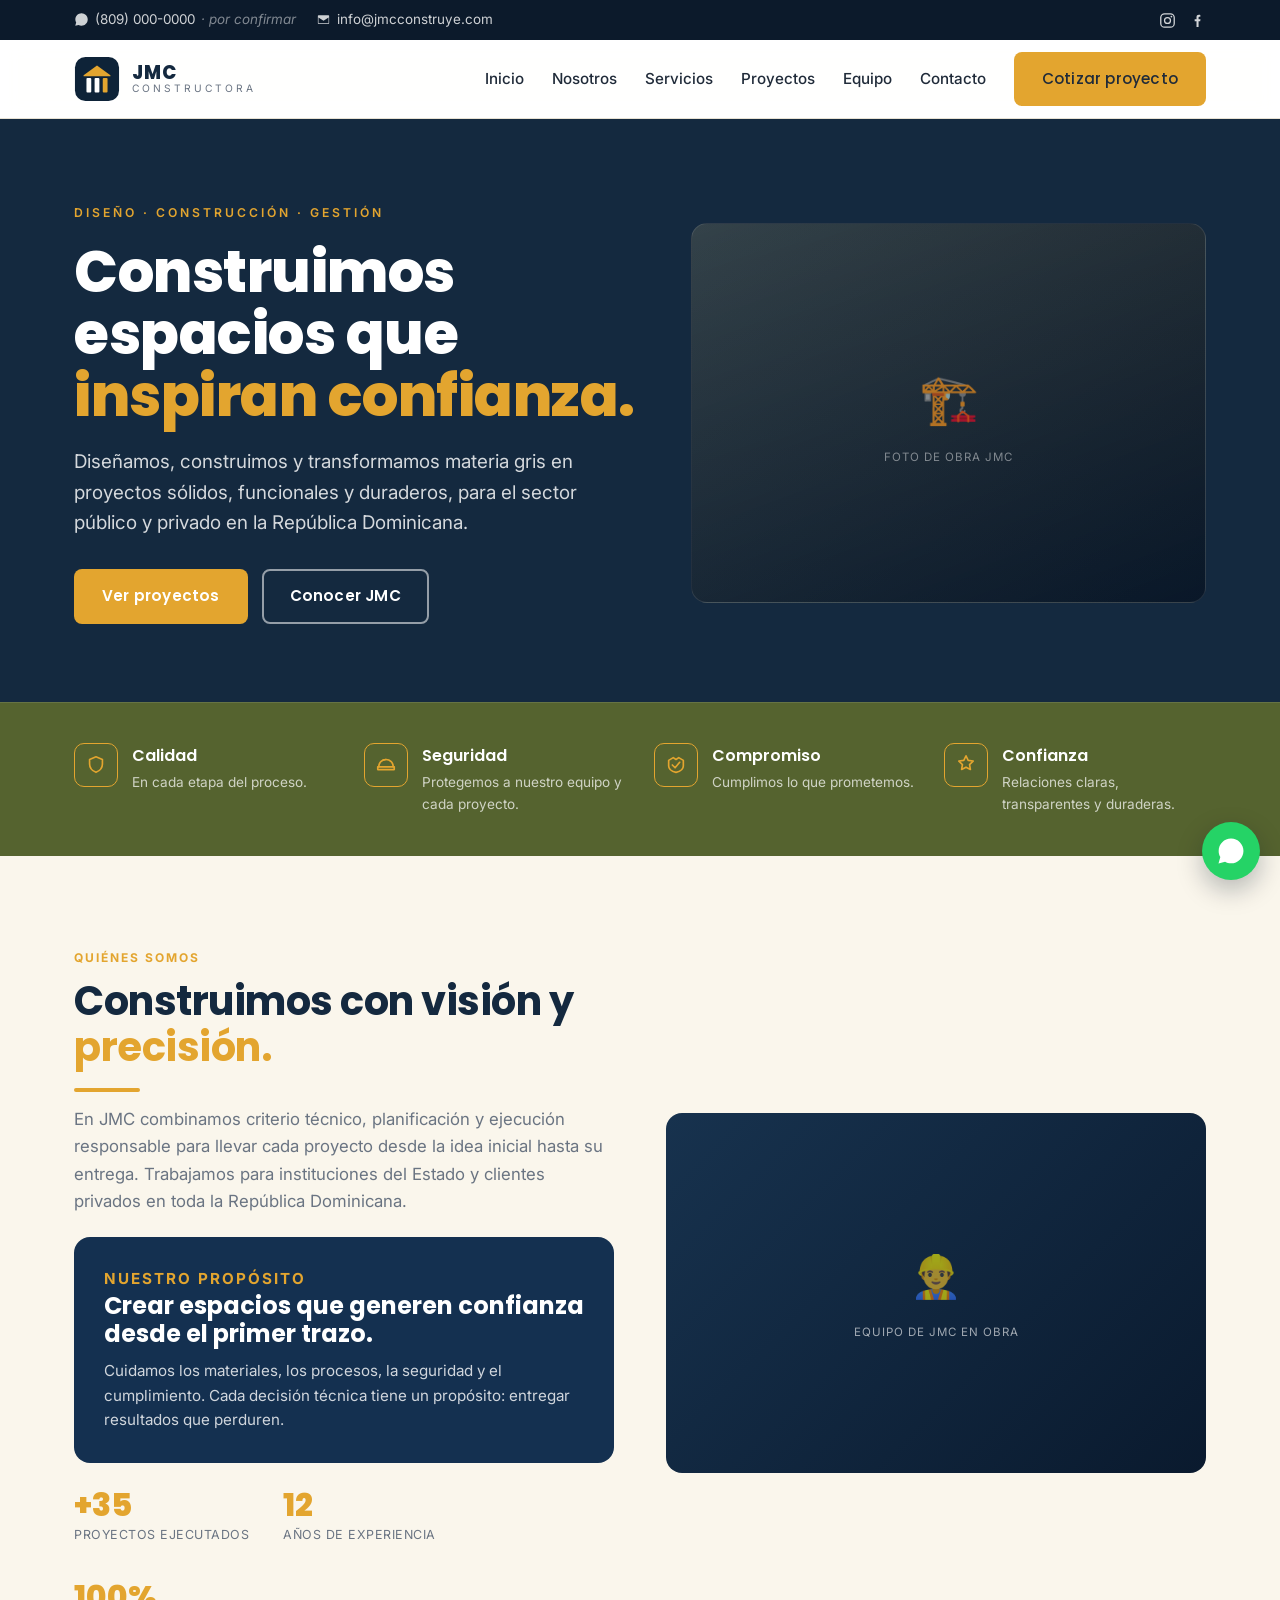
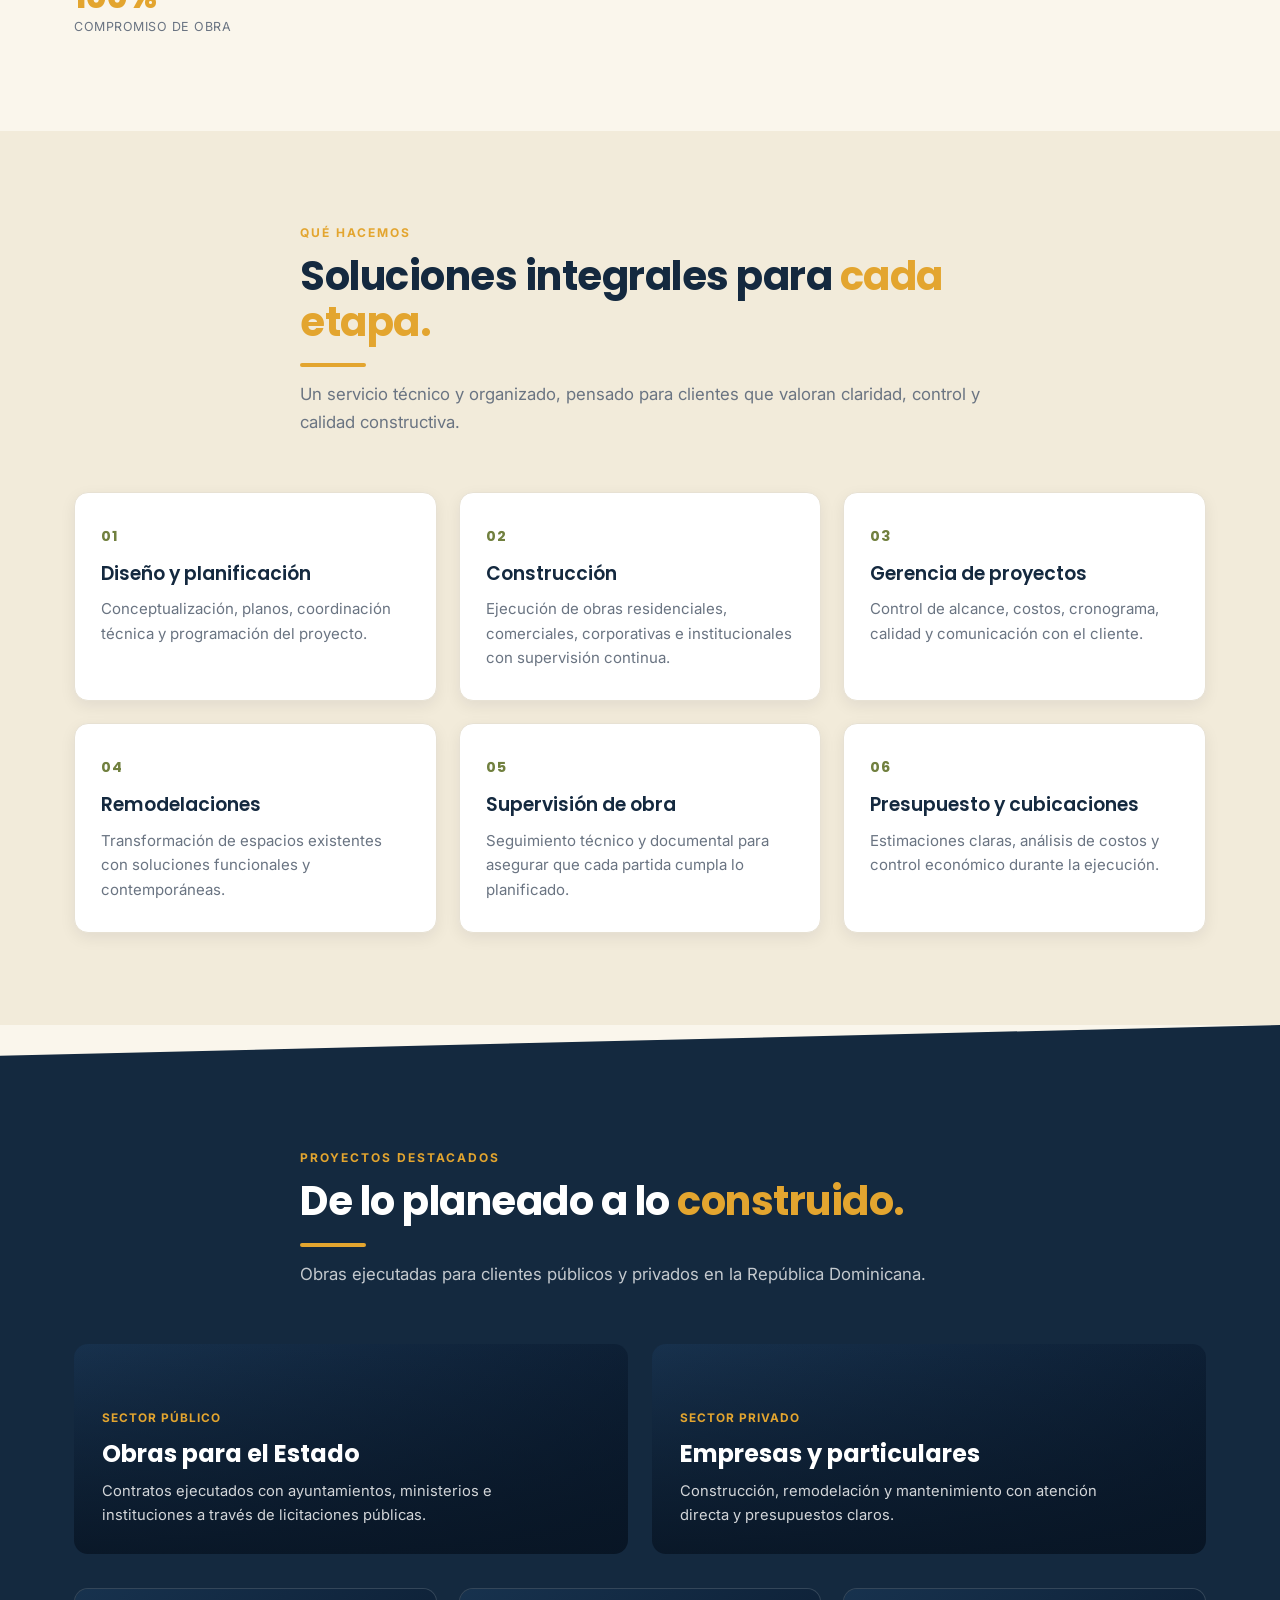
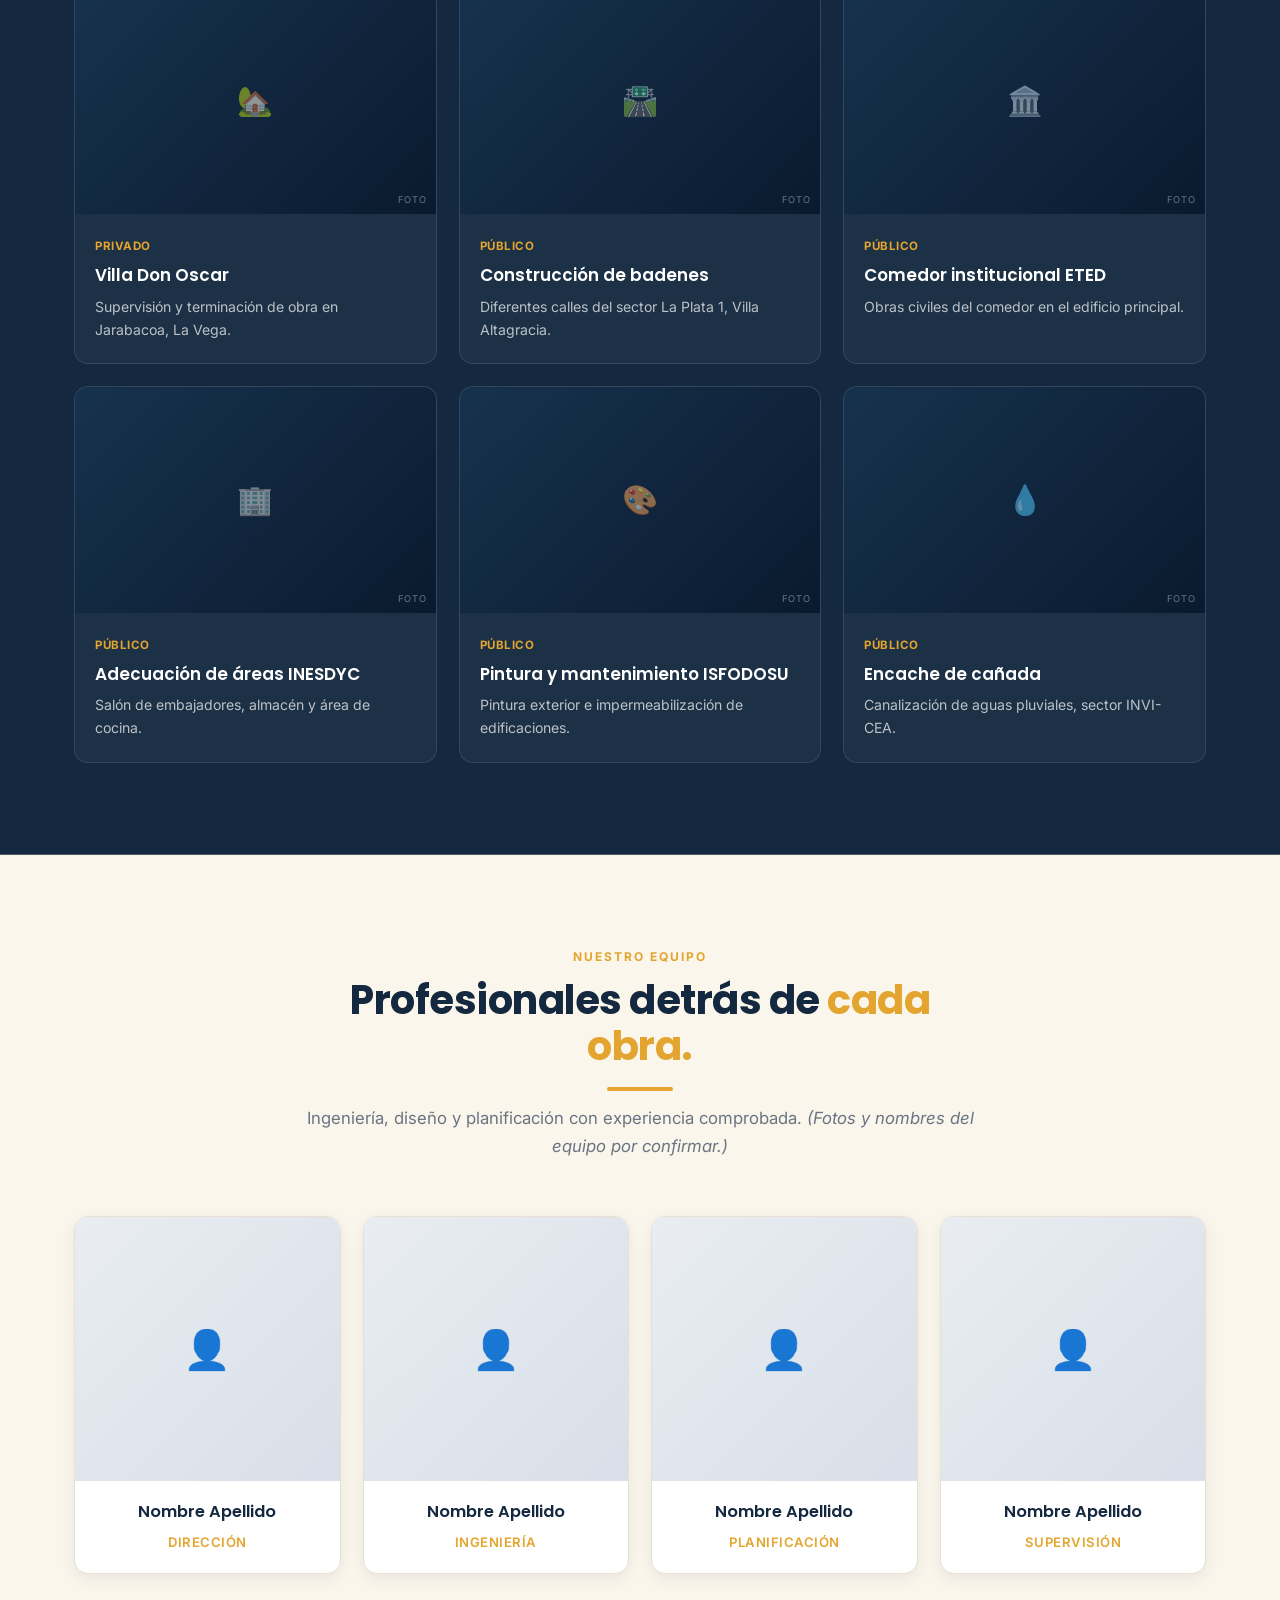
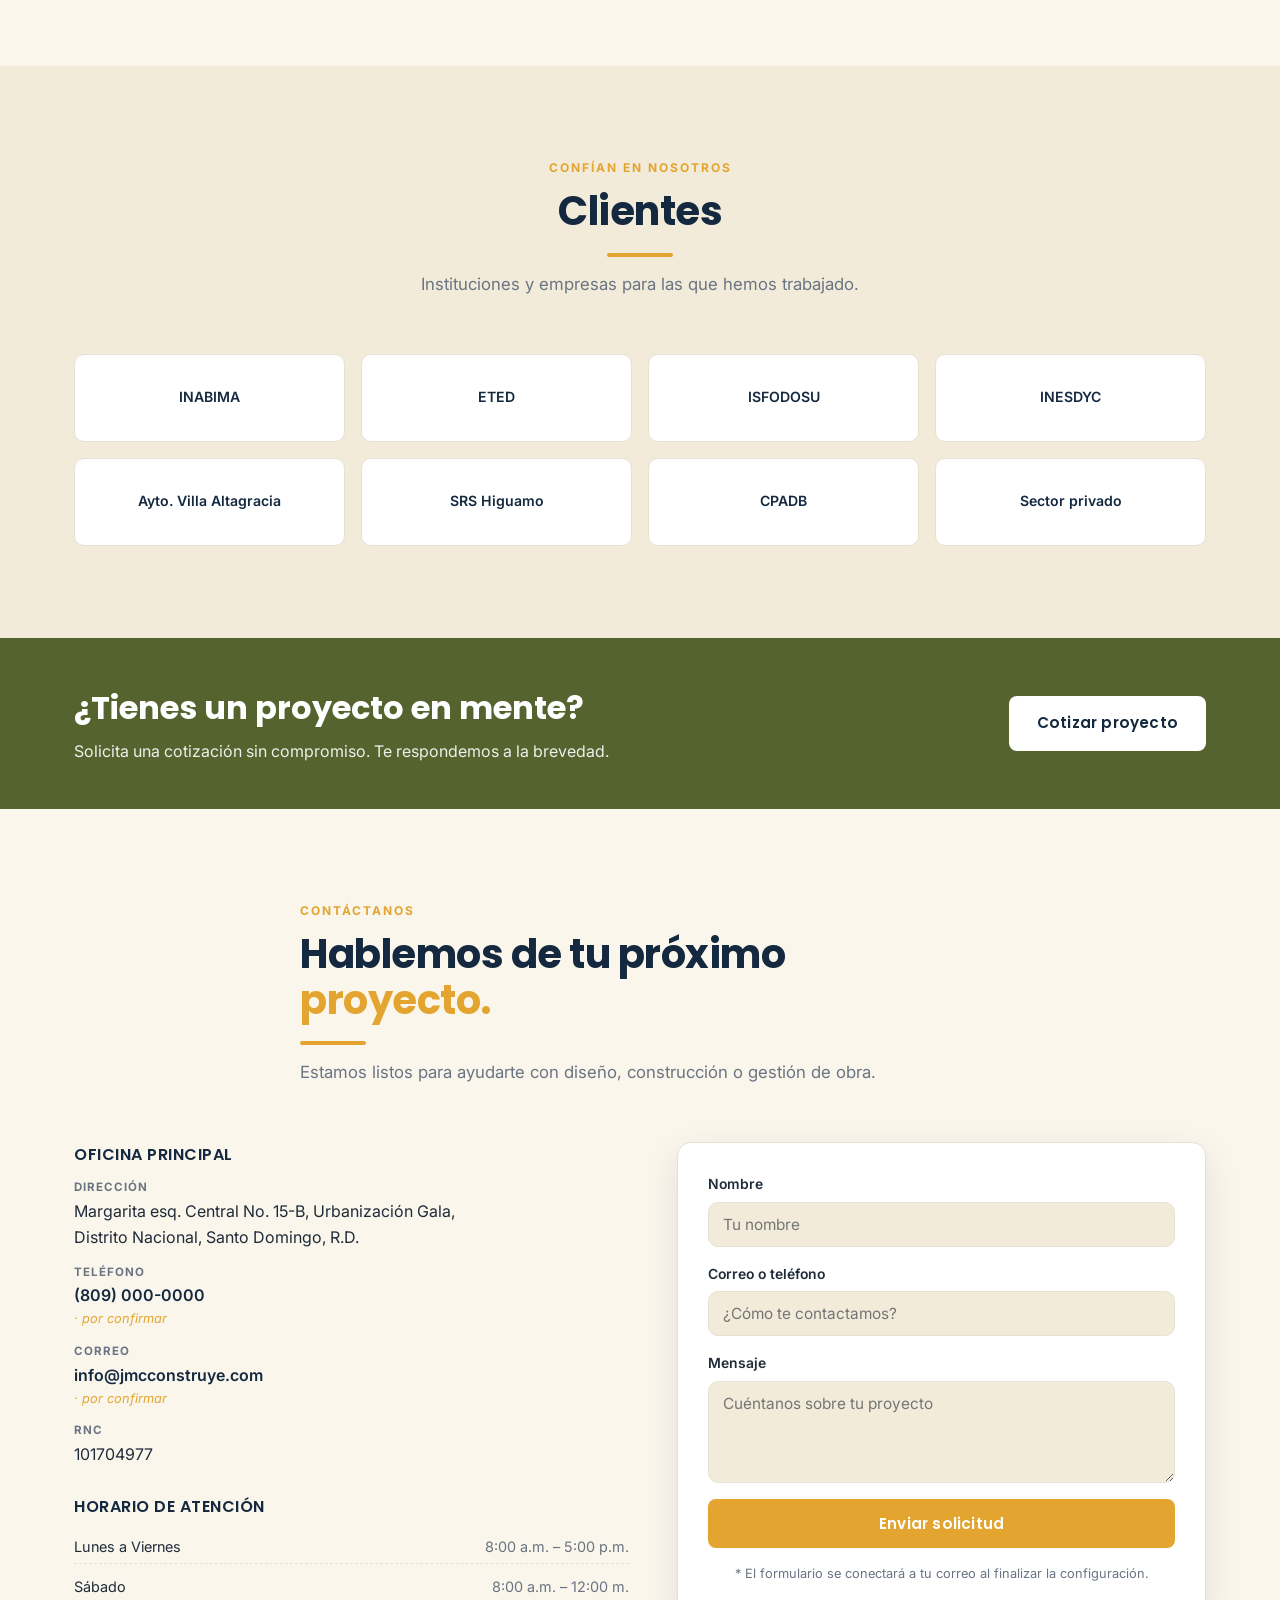
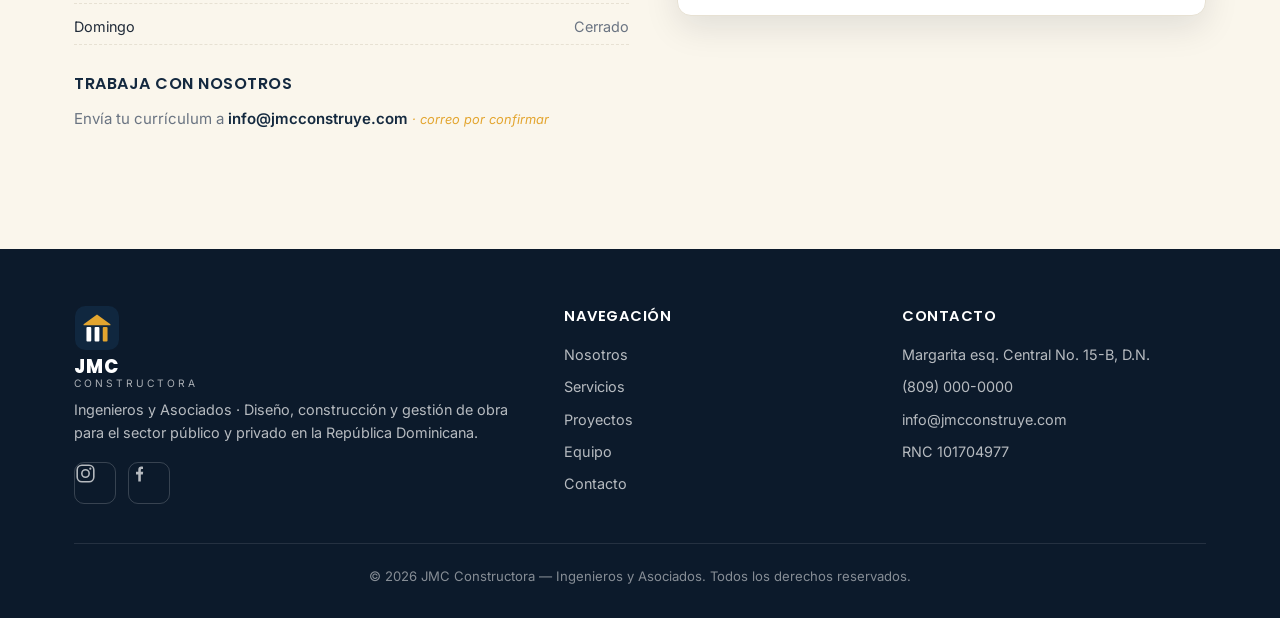
<file: index.html>
<!DOCTYPE html>
<html lang="es">
<head>
  <meta charset="UTF-8" />
  <meta name="viewport" content="width=device-width, initial-scale=1.0" />
  <title>JMC Constructora | Construimos espacios que inspiran confianza</title>
  <meta name="description" content="JMC Constructora — Ingenieros y Asociados. Diseño, construcción y gestión de proyectos para el sector público y privado en la República Dominicana. RNC 101704977." />
  <meta name="theme-color" content="#0a1a2e" />

  <!-- Open Graph -->
  <meta property="og:type" content="website" />
  <meta property="og:title" content="JMC Constructora | Construimos espacios que inspiran confianza" />
  <meta property="og:description" content="Diseño, construcción y gestión de proyectos para el sector público y privado en la República Dominicana." />
  <meta property="og:url" content="https://www.jmcconstruye.com" />
  <meta property="og:locale" content="es_DO" />

  <link rel="preconnect" href="https://fonts.googleapis.com" />
  <link rel="preconnect" href="https://fonts.gstatic.com" crossorigin />
  <link href="https://fonts.googleapis.com/css2?family=Inter:wght@400;500;600;700&family=Poppins:wght@500;600;700;800&display=swap" rel="stylesheet" />
  <style>
/* ============================================================
   Línea gráfica basada en el moodboard (Arq. Ambar Hilario):
   azul marino profundo + naranja, tipografía sans bold.
   ============================================================ */
:root {
  --navy: #14293f;
  --navy-800: #10233a;
  --navy-900: #0c1a2b;
  --navy-card: #143050;
  --olive: #71803f;
  --olive-deep: #55632f;
  --olive-600: #5f6d34;
  --amber: #e3a52f;
  --amber-600: #c98f22;
  --amber-050: rgba(227,165,47,0.12);
  --ink: #202b39;
  --muted: #6a7482;
  --line: #e7e1d3;
  --bg: #faf6ec;
  --bg-alt: #f2ebda;
  --white: #ffffff;
  --radius: 14px;
  --radius-sm: 10px;
  --shadow: 0 12px 34px rgba(8,21,36,0.10);
  --shadow-sm: 0 5px 16px rgba(8,21,36,0.07);
  --container: 1180px;
  --font-head: "Poppins", "Inter", sans-serif;
  --font-body: "Inter", system-ui, sans-serif;
}

* { box-sizing: border-box; }
html { scroll-behavior: smooth; }
body {
  margin: 0;
  font-family: var(--font-body);
  color: var(--ink);
  background: var(--bg);
  line-height: 1.62;
  -webkit-font-smoothing: antialiased;
}
img { max-width: 100%; display: block; }
a { color: inherit; text-decoration: none; }
.container { width: 100%; max-width: var(--container); margin: 0 auto; padding: 0 24px; }
.text-orange { color: var(--amber); }

/* ===== Buttons ===== */
.btn {
  display: inline-flex; align-items: center; gap: 8px;
  padding: 13px 26px; border-radius: 8px;
  font-family: var(--font-head);
  font-weight: 600; font-size: 0.95rem; letter-spacing: 0.2px;
  transition: transform 0.15s ease, box-shadow 0.15s ease, background 0.15s ease, color 0.15s ease;
  cursor: pointer; border: 2px solid transparent;
}
.btn-primary { background: var(--amber); color: var(--white); }
.btn-primary:hover { background: var(--amber-600); transform: translateY(-2px); box-shadow: 0 10px 22px rgba(227,165,47,0.35); }
.btn-outline { border-color: rgba(255,255,255,0.55); color: var(--white); }
.btn-outline:hover { background: rgba(255,255,255,0.1); transform: translateY(-2px); }
.btn-outline-dark { border-color: var(--navy); color: var(--navy); }
.btn-outline-dark:hover { background: var(--navy); color: var(--white); transform: translateY(-2px); }

/* ===== Brand / Logo ===== */
.brand { display: flex; align-items: center; gap: 12px; }
.brand-logo { width: 46px; height: 46px; flex: none; }
.brand-text { display: flex; flex-direction: column; line-height: 1.1; }
.brand-text strong { font-family: var(--font-head); font-weight: 800; font-size: 1.15rem; letter-spacing: 1px; color: var(--navy); }
.brand-text small { font-size: 0.64rem; letter-spacing: 3px; color: var(--muted); text-transform: uppercase; }
.on-dark .brand-text strong { color: var(--white); }
.on-dark .brand-text small { color: rgba(255,255,255,0.65); }

/* ===== Top bar ===== */
.topbar { background: var(--navy-900); color: rgba(255,255,255,0.8); font-size: 0.84rem; }
.topbar-inner { display: flex; align-items: center; justify-content: space-between; min-height: 40px; gap: 16px; flex-wrap: wrap; }
.topbar-contact { display: flex; gap: 20px; flex-wrap: wrap; }
.topbar-contact a { display: inline-flex; align-items: center; gap: 6px; }
.topbar-contact a svg { width: 15px; height: 15px; fill: currentColor; flex: none; }
.topbar-contact a:hover { color: var(--amber); }
.topbar-social { display: flex; gap: 13px; align-items: center; }
.topbar-social a { display: grid; place-items: center; color: rgba(255,255,255,0.82); transition: color 0.15s ease, transform 0.15s ease; }
.topbar-social a svg { width: 17px; height: 17px; fill: currentColor; }
.topbar-social a:hover { color: var(--amber); transform: translateY(-1px); }
/* Iconos de redes en el footer */
.footer-social { display: flex; gap: 12px; margin-top: 18px; }
.footer-social a { width: 42px; height: 42px; display: grid; place-items: center; border: 1px solid rgba(255,255,255,0.18); border-radius: 10px; color: rgba(255,255,255,0.8); transition: all 0.15s ease; }
.footer-social a svg { width: 21px; height: 21px; fill: currentColor; }
.footer-social a:hover { background: var(--amber); color: var(--navy-900); border-color: var(--amber); transform: translateY(-2px); }

/* ===== Header / Nav ===== */
.site-header { position: sticky; top: 0; z-index: 60; background: rgba(255,255,255,0.96); backdrop-filter: saturate(140%) blur(10px); border-bottom: 1px solid var(--line); }
.header-inner { display: flex; align-items: center; justify-content: space-between; height: 78px; }
.nav { display: flex; align-items: center; gap: 28px; }
.nav > a { font-weight: 500; color: var(--ink); font-size: 0.95rem; }
.nav > a:hover { color: var(--amber); }
.nav-toggle { display: none; flex-direction: column; gap: 5px; background: none; border: 0; cursor: pointer; padding: 8px; }
.nav-toggle span { width: 26px; height: 3px; background: var(--navy); border-radius: 2px; transition: 0.25s; }

/* ===== Hero ===== */
.hero { background: var(--navy); color: var(--white); position: relative; overflow: hidden; }
.hero-inner { display: grid; grid-template-columns: 1.05fr 0.95fr; gap: 48px; align-items: center; padding: 84px 24px 78px; }
.eyebrow { text-transform: uppercase; letter-spacing: 3px; font-size: 0.76rem; font-weight: 600; color: var(--amber); margin: 0 0 18px; }
.hero h1 { font-family: var(--font-head); font-weight: 800; font-size: clamp(2.3rem, 4.6vw, 3.6rem); line-height: 1.08; margin: 0 0 20px; letter-spacing: -0.5px; }
.hero-lead { font-size: clamp(1.02rem, 1.7vw, 1.18rem); color: rgba(255,255,255,0.82); max-width: 540px; margin: 0 0 30px; }
.hero-actions { display: flex; flex-wrap: wrap; gap: 14px; }
.hero-visual {
  position: relative; border-radius: 16px; overflow: hidden;
  min-height: 380px;
  background:
    linear-gradient(160deg, rgba(227,165,47,0.14), rgba(8,21,36,0.55)),
    linear-gradient(135deg, #17324e, #0a1a2e);
  border: 1px solid rgba(255,255,255,0.1);
  display: grid; place-items: center; text-align: center; color: rgba(255,255,255,0.7);
}
.hero-visual .ph { font-size: 3rem; margin-bottom: 10px; }
.hero-visual small { display:block; font-size: 0.72rem; letter-spacing: 1px; text-transform: uppercase; color: rgba(255,255,255,0.45); }

/* ===== Values band ===== */
.values { background: var(--olive-deep); color: var(--white); border-top: 1px solid rgba(255,255,255,0.1); }
.values-grid { display: grid; grid-template-columns: repeat(4, 1fr); gap: 28px; padding: 40px 24px; }
.value { display: flex; gap: 14px; align-items: flex-start; }
.value .ico { flex: none; width: 44px; height: 44px; display: grid; place-items: center; border: 1.5px solid var(--amber); border-radius: 10px; color: var(--amber); }
.value h4 { font-family: var(--font-head); font-weight: 600; margin: 0 0 3px; font-size: 1rem; }
.value p { margin: 0; font-size: 0.85rem; color: rgba(255,255,255,0.72); }

/* ===== Sections base ===== */
.section { padding: 92px 0; }
.section-alt { background: var(--bg-alt); }
.section-dark { background: var(--navy); color: var(--white); }
.section-head { max-width: 680px; margin: 0 auto 56px; }
.section-head.center { text-align: center; margin-left: auto; margin-right: auto; }
.section-eyebrow { text-transform: uppercase; letter-spacing: 2px; font-size: 0.75rem; font-weight: 700; color: var(--amber); margin: 0 0 12px; }
.section h2 { font-family: var(--font-head); font-weight: 700; font-size: clamp(1.8rem, 3.3vw, 2.5rem); line-height: 1.14; margin: 0 0 14px; color: var(--navy); letter-spacing: -0.5px; }
.section-dark h2, .section-dark h3 { color: var(--white); }
.section-sub { color: var(--muted); margin: 0; font-size: 1.05rem; }
.section-dark .section-sub { color: rgba(255,255,255,0.75); }

/* ===== Nosotros ===== */
.about-grid { display: grid; grid-template-columns: 1fr 1fr; gap: 52px; align-items: center; }
.about-visual { border-radius: 16px; min-height: 360px; background: linear-gradient(135deg, #17324e, #0a1a2e); display: grid; place-items: center; color: rgba(255,255,255,0.6); text-align: center; }
.about-visual .ph { font-size: 2.6rem; margin-bottom: 8px; }
.about-visual small { font-size: 0.72rem; letter-spacing: 1px; text-transform: uppercase; }
.purpose-card { background: var(--navy-card); color: var(--white); border-radius: 16px; padding: 30px; margin-top: 22px; position: relative; }
.purpose-card .section-eyebrow { color: var(--amber); }
.purpose-card h3 { font-family: var(--font-head); font-weight: 700; font-size: 1.5rem; margin: 0 0 10px; line-height: 1.2; }
.purpose-card p { margin: 0; color: rgba(255,255,255,0.8); font-size: 0.95rem; }
.about-stats { display: flex; gap: 34px; margin-top: 26px; flex-wrap: wrap; }
.about-stats .stat b { font-family: var(--font-head); font-weight: 800; font-size: 2rem; color: var(--amber); display: block; line-height: 1; }
.about-stats .stat span { font-size: 0.78rem; text-transform: uppercase; letter-spacing: 0.5px; color: var(--muted); }

/* ===== Servicios (6 numeradas) ===== */
.services-grid { display: grid; grid-template-columns: repeat(3, 1fr); gap: 22px; }
.service-card { background: var(--white); border: 1px solid var(--line); border-radius: var(--radius); padding: 30px 26px; box-shadow: var(--shadow-sm); transition: transform 0.18s ease, box-shadow 0.18s ease; }
.service-card:hover { transform: translateY(-5px); box-shadow: var(--shadow); }
.service-num { font-family: var(--font-head); font-weight: 700; color: var(--olive); font-size: 0.9rem; letter-spacing: 1px; }
.service-card h3 { margin: 10px 0 8px; color: var(--navy); font-size: 1.18rem; font-family: var(--font-head); font-weight: 600; }
.service-card p { margin: 0; color: var(--muted); font-size: 0.94rem; }

/* ===== Proyectos ===== */
.proj-note { color: rgba(255,255,255,0.6); font-size: 0.86rem; margin: 8px 0 0; font-style: italic; }
.project-cats { display: grid; grid-template-columns: 1fr 1fr; gap: 24px; margin-bottom: 34px; }
.project-cat { position: relative; border-radius: var(--radius); overflow: hidden; min-height: 210px; display: flex; align-items: flex-end; color: var(--white); background: linear-gradient(180deg, rgba(8,21,36,0.15), rgba(8,21,36,0.88)), linear-gradient(135deg, #1a3654, #0a1a2e); }
.project-cat-body { padding: 26px 28px; }
.project-cat .tag { font-size: 0.74rem; text-transform: uppercase; letter-spacing: 1px; color: var(--amber); font-weight: 700; }
.project-cat h3 { font-family: var(--font-head); font-weight: 700; font-size: 1.5rem; margin: 6px 0 6px; }
.project-cat p { margin: 0; color: rgba(255,255,255,0.82); font-size: 0.92rem; max-width: 92%; }
.projects { display: grid; grid-template-columns: repeat(3, 1fr); gap: 22px; }
.project { background: rgba(255,255,255,0.04); border: 1px solid rgba(255,255,255,0.1); border-radius: var(--radius); overflow: hidden; }
.project-img { aspect-ratio: 16/10; background: linear-gradient(135deg, #17324e, #0a1a2e); display: grid; place-items: center; font-size: 1.8rem; color: rgba(255,255,255,0.55); position: relative; }
.project-img::after { content: "Foto"; position: absolute; bottom: 7px; right: 9px; font-size: 0.58rem; letter-spacing: 1px; text-transform: uppercase; color: rgba(255,255,255,0.4); }
.project-body { padding: 18px 20px 22px; }
.project-body .tag { font-size: 0.72rem; text-transform: uppercase; letter-spacing: 0.5px; color: var(--amber); font-weight: 700; }
.project-body h4 { font-family: var(--font-head); font-weight: 600; margin: 4px 0 6px; color: var(--white); font-size: 1.06rem; }
.project-body p { margin: 0; color: rgba(255,255,255,0.7); font-size: 0.88rem; }

/* ===== Equipo ===== */
.team-grid { display: grid; grid-template-columns: repeat(4, 1fr); gap: 22px; }
.team-card { background: var(--white); border: 1px solid var(--line); border-radius: var(--radius); overflow: hidden; box-shadow: var(--shadow-sm); text-align: center; }
.team-photo { aspect-ratio: 1/1; background: linear-gradient(135deg, #e9edf2, #d8dfe8); display: grid; place-items: center; font-size: 2.4rem; color: #9aa7b5; }
.team-body { padding: 18px; }
.team-body h4 { margin: 0 0 3px; font-family: var(--font-head); font-weight: 600; color: var(--navy); font-size: 1.02rem; }
.team-body span { color: var(--amber); font-size: 0.82rem; font-weight: 600; text-transform: uppercase; letter-spacing: 0.5px; }

/* ===== Clientes ===== */
.clients { display: grid; grid-template-columns: repeat(4, 1fr); gap: 16px; }
.client-logo { border: 1px solid var(--line); border-radius: var(--radius-sm); background: var(--white); min-height: 88px; display: grid; place-items: center; text-align: center; padding: 14px; color: var(--navy); font-weight: 600; font-size: 0.88rem; transition: transform 0.15s ease, box-shadow 0.15s ease; }
.client-logo:hover { transform: translateY(-3px); box-shadow: var(--shadow-sm); }

/* ===== CTA band ===== */
.cta-band { background: var(--olive-deep); color: var(--white); }
.cta-band .container { display: flex; align-items: center; justify-content: space-between; gap: 24px; padding: 44px 24px; flex-wrap: wrap; }
.cta-band h2 { color: var(--white); margin: 0; font-family: var(--font-head); font-weight: 700; font-size: clamp(1.5rem,2.6vw,2rem); }
.cta-band p { margin: 5px 0 0; color: rgba(255,255,255,0.9); }
.cta-band .btn-white { background: var(--white); color: var(--navy); }
.cta-band .btn-white:hover { transform: translateY(-2px); box-shadow: 0 10px 22px rgba(0,0,0,0.18); }

/* ===== Contacto ===== */
.contact-grid { display: grid; grid-template-columns: 1.05fr 1fr; gap: 48px; align-items: start; }
.contact-block { margin-bottom: 26px; }
.contact-block h3 { margin: 0 0 10px; color: var(--navy); font-size: 1rem; text-transform: uppercase; letter-spacing: 0.5px; font-family: var(--font-head); font-weight: 600; }
.contact-list { list-style: none; margin: 0; padding: 0; display: grid; gap: 12px; }
.contact-list li { display: flex; flex-direction: column; }
.contact-label { font-size: 0.72rem; text-transform: uppercase; letter-spacing: 1px; color: var(--muted); font-weight: 700; margin-bottom: 2px; }
.contact-list a { color: var(--navy); font-weight: 600; }
.contact-list em { color: var(--amber); font-style: italic; font-size: 0.8rem; }
.hours { list-style: none; margin: 0; padding: 0; display: grid; gap: 6px; }
.hours li { display: flex; justify-content: space-between; border-bottom: 1px dashed var(--line); padding: 5px 0; font-size: 0.9rem; }
.hours span:last-child { color: var(--muted); }
.contact-form { background: var(--white); border: 1px solid var(--line); border-radius: var(--radius); padding: 30px; box-shadow: var(--shadow); display: grid; gap: 16px; }
.contact-form label { display: grid; gap: 6px; font-weight: 600; font-size: 0.87rem; color: var(--ink); }
.contact-form input, .contact-form textarea { font-family: inherit; font-size: 0.96rem; padding: 12px 14px; border: 1px solid var(--line); border-radius: var(--radius-sm); background: var(--bg-alt); transition: border 0.15s, background 0.15s; }
.contact-form input:focus, .contact-form textarea:focus { outline: none; border-color: var(--amber); background: var(--white); }
.contact-form .btn { width: 100%; justify-content: center; border: 0; }
.form-note { margin: 0; font-size: 0.8rem; color: var(--muted); text-align: center; }

/* ===== Footer ===== */
.site-footer { background: var(--navy-900); color: rgba(255,255,255,0.72); padding: 56px 0 30px; }
.footer-grid { display: grid; grid-template-columns: 1.5fr 1fr 1fr; gap: 34px; margin-bottom: 30px; }
.footer-brand-text { color: rgba(255,255,255,0.6); font-size: 0.9rem; margin: 14px 0 0; }
.footer-col h4 { color: var(--white); font-size: 0.92rem; margin: 0 0 14px; text-transform: uppercase; letter-spacing: 0.5px; font-family: var(--font-head); font-weight: 600; }
.footer-col a, .footer-col p { display: block; color: rgba(255,255,255,0.7); font-size: 0.9rem; margin: 0 0 9px; }
.footer-col a:hover { color: var(--amber); }
.footer-copy { margin: 0; font-size: 0.82rem; color: rgba(255,255,255,0.5); border-top: 1px solid rgba(255,255,255,0.1); padding-top: 22px; text-align: center; }

/* ===== Mejoras de estilo (inspirado en Fracorp, con nuestra paleta) ===== */
/* Subrayado de acento bajo los titulos de seccion */
.section-head h2::after, .about-grid h2::after { content: ""; display: block; width: 66px; height: 4px; border-radius: 3px; background: var(--amber); margin-top: 18px; }
.section-head.center h2::after { margin-left: auto; margin-right: auto; }

/* Corte diagonal en la seccion oscura de Proyectos */
#proyectos { clip-path: polygon(0 2.4vw, 100% 0, 100% 100%, 0 100%); padding-top: calc(92px + 2.4vw); }

/* Boton flotante de WhatsApp */
.wa-float { position: fixed; right: 20px; bottom: 20px; z-index: 90; width: 58px; height: 58px; border-radius: 50%; background: #25D366; display: grid; place-items: center; box-shadow: 0 10px 26px rgba(8,21,36,0.28); transition: transform 0.15s ease, box-shadow 0.15s ease; }
.wa-float:hover { transform: translateY(-3px) scale(1.05); box-shadow: 0 14px 30px rgba(8,21,36,0.34); }
.wa-float svg { width: 30px; height: 30px; fill: #fff; }

/* ===== Responsive ===== */
@media (max-width: 980px) {
  .services-grid { grid-template-columns: 1fr 1fr; }
  .values-grid { grid-template-columns: 1fr 1fr; }
  .team-grid, .clients { grid-template-columns: repeat(3, 1fr); }
  .footer-grid { grid-template-columns: 1fr 1fr; }
}
@media (max-width: 860px) {
  .nav { position: fixed; inset: 118px 0 auto 0; flex-direction: column; align-items: stretch; gap: 0; background: var(--white); border-bottom: 1px solid var(--line); padding: 12px 24px 20px; transform: translateY(-160%); transition: transform 0.28s ease; box-shadow: var(--shadow); }
  .nav.open { transform: translateY(0); }
  .nav > a { padding: 14px 4px; border-bottom: 1px solid var(--line); }
  .nav .btn { margin-top: 12px; justify-content: center; }
  .nav-toggle { display: flex; }
  .hero-inner, .about-grid, .contact-grid, .project-cats, .projects { grid-template-columns: 1fr; }
  .hero-visual { min-height: 280px; }
}
@media (max-width: 620px) {
  .section { padding: 64px 0; }
  .hero-inner { padding: 64px 24px 58px; }
  .services-grid, .projects, .clients, .team-grid, .values-grid, .footer-grid { grid-template-columns: 1fr 1fr; }
  .topbar-contact { gap: 12px; font-size: 0.77rem; }
}
@media (max-width: 460px) {
  .services-grid, .clients, .team-grid, .values-grid, .footer-grid { grid-template-columns: 1fr; }
  .hero-actions .btn { flex: 1; justify-content: center; }
}
  </style>
</head>
<body id="top">

  <!-- ===== Top bar ===== -->
  <div class="topbar">
    <div class="container topbar-inner">
      <div class="topbar-contact">
        <a href="https://wa.me/18090000000" target="_blank" rel="noopener" title="Escríbenos por WhatsApp (número por confirmar)">
          <svg viewBox="0 0 24 24" aria-hidden="true"><path d="M17.47 14.38c-.29-.15-1.7-.84-1.96-.94-.26-.1-.45-.15-.64.15-.19.29-.74.94-.9 1.13-.17.19-.33.22-.62.07-.29-.15-1.22-.45-2.33-1.44-.86-.77-1.44-1.72-1.61-2-.17-.29-.02-.45.13-.6.13-.13.29-.33.44-.5.15-.17.19-.29.29-.48.1-.19.05-.36-.02-.5-.07-.15-.64-1.55-.88-2.12-.23-.56-.47-.48-.64-.49l-.55-.01c-.19 0-.5.07-.76.36-.26.29-1 .98-.99 2.41 0 1.43 1.04 2.82 1.18 3.01.15.19 2.03 3.1 4.92 4.35.69.3 1.22.48 1.64.61.69.22 1.31.19 1.81.12.55-.08 1.7-.69 1.94-1.36.24-.67.24-1.24.17-1.36-.07-.12-.26-.19-.55-.34zM12.04 2C6.58 2 2.13 6.45 2.13 11.91c0 1.75.46 3.45 1.32 4.95L2 22l5.25-1.38c1.45.79 3.08 1.21 4.79 1.21h.01c5.46 0 9.91-4.45 9.91-9.91 0-2.65-1.03-5.14-2.9-7.01A9.82 9.82 0 0 0 12.04 2z"/></svg>
          (809) 000-0000 <em style="opacity:.6">· por confirmar</em>
        </a>
        <a href="https://mail.google.com/mail/?view=cm&fs=1&to=info@jmcconstruye.com" target="_blank" rel="noopener" title="Escríbenos un correo">
          <svg viewBox="0 0 24 24" aria-hidden="true"><path d="M4 5h16c.6 0 1 .4 1 1v12c0 .6-.4 1-1 1H4c-.6 0-1-.4-1-1V6c0-.6.4-1 1-1zm8 7L4.6 7h14.8L12 12zm0 2L4 8.6V18h16V8.6L12 14z"/></svg>
          info@jmcconstruye.com
        </a>
      </div>
      <div class="topbar-social" aria-label="Redes sociales">
        <a href="https://www.instagram.com/" target="_blank" rel="noopener" title="Instagram (perfil por confirmar)" aria-label="Instagram">
          <svg viewBox="0 0 24 24" aria-hidden="true"><rect x="2.5" y="2.5" width="19" height="19" rx="5.4" fill="none" stroke="currentColor" stroke-width="1.8"/><circle cx="12" cy="12" r="4.2" fill="none" stroke="currentColor" stroke-width="1.8"/><circle cx="17.5" cy="6.5" r="1.25"/></svg>
        </a>
        <a href="https://www.facebook.com/" target="_blank" rel="noopener" title="Facebook (perfil por confirmar)" aria-label="Facebook">
          <svg viewBox="0 0 24 24" aria-hidden="true"><path d="M13.5 21v-8h2.3l.4-2.9h-2.7V8.2c0-.8.3-1.4 1.5-1.4H16V4.2C15.6 4.1 14.8 4 13.9 4c-1.9 0-3.3 1.2-3.3 3.4v2.7H8v2.9h2.6V21h2.9z"/></svg>
        </a>
      </div>
    </div>
  </div>

  <!-- ===== Header / Nav ===== -->
  <header class="site-header">
    <div class="container header-inner">
      <a class="brand" href="#top" aria-label="Inicio">
        <svg class="brand-logo" viewBox="0 0 48 48" role="img" aria-label="JMC Constructora">
          <rect x="1" y="1" width="46" height="46" rx="11" fill="#0e2338"/>
          <path d="M24 10 L38 20 V21 H10 V20 Z" fill="#e3a52f"/>
          <rect x="13" y="23" width="5" height="15" rx="1" fill="#ffffff"/>
          <rect x="21.5" y="23" width="5" height="15" rx="1" fill="#ffffff"/>
          <rect x="30" y="23" width="5" height="15" rx="1" fill="#e3a52f"/>
        </svg>
        <span class="brand-text">
          <strong>JMC</strong>
          <small>Constructora</small>
        </span>
      </a>

      <nav class="nav" id="nav">
        <a href="#top">Inicio</a>
        <a href="#nosotros">Nosotros</a>
        <a href="#servicios">Servicios</a>
        <a href="#proyectos">Proyectos</a>
        <a href="#equipo">Equipo</a>
        <a href="#contacto">Contacto</a>
        <a href="#contacto" class="btn btn-primary">Cotizar proyecto</a>
      </nav>

      <button class="nav-toggle" id="navToggle" aria-label="Abrir menú" aria-expanded="false">
        <span></span><span></span><span></span>
      </button>
    </div>
  </header>

  <!-- ===== Hero ===== -->
  <section class="hero">
    <div class="container hero-inner">
      <div>
        <p class="eyebrow">Diseño · Construcción · Gestión</p>
        <h1>Construimos espacios que <span class="text-orange">inspiran confianza.</span></h1>
        <p class="hero-lead">
          Diseñamos, construimos y transformamos materia gris en proyectos sólidos,
          funcionales y duraderos, para el sector público y privado en la República Dominicana.
        </p>
        <div class="hero-actions">
          <a href="#proyectos" class="btn btn-primary">Ver proyectos</a>
          <a href="#nosotros" class="btn btn-outline">Conocer JMC</a>
        </div>
      </div>
      <div class="hero-visual">
        <div>
          <div class="ph">🏗️</div>
          <small>Foto de obra JMC</small>
        </div>
      </div>
    </div>
  </section>

  <!-- ===== Valores ===== -->
  <section class="values">
    <div class="container values-grid">
      <div class="value">
        <span class="ico">
          <svg width="22" height="22" viewBox="0 0 24 24" fill="none" stroke="currentColor" stroke-width="1.8" stroke-linecap="round" stroke-linejoin="round"><path d="M12 3l7 3v5c0 4.5-3 7.5-7 9-4-1.5-7-4.5-7-9V6z"/></svg>
        </span>
        <div><h4>Calidad</h4><p>En cada etapa del proceso.</p></div>
      </div>
      <div class="value">
        <span class="ico">
          <svg width="22" height="22" viewBox="0 0 24 24" fill="none" stroke="currentColor" stroke-width="1.8" stroke-linecap="round" stroke-linejoin="round"><path d="M4 14a8 8 0 0 1 16 0"/><path d="M3 14h18v3H3z"/><path d="M9 6.5A8 8 0 0 1 12 6"/></svg>
        </span>
        <div><h4>Seguridad</h4><p>Protegemos a nuestro equipo y cada proyecto.</p></div>
      </div>
      <div class="value">
        <span class="ico">
          <svg width="22" height="22" viewBox="0 0 24 24" fill="none" stroke="currentColor" stroke-width="1.8" stroke-linecap="round" stroke-linejoin="round"><path d="M8 12l3 3 5-6"/><path d="M4 7l5-3 3 2 3-2 5 3v6c0 4-4 6-8 7-4-1-8-3-8-7z"/></svg>
        </span>
        <div><h4>Compromiso</h4><p>Cumplimos lo que prometemos.</p></div>
      </div>
      <div class="value">
        <span class="ico">
          <svg width="22" height="22" viewBox="0 0 24 24" fill="none" stroke="currentColor" stroke-width="1.8" stroke-linecap="round" stroke-linejoin="round"><path d="M12 2l2.4 4.9 5.4.8-3.9 3.8.9 5.4-4.8-2.5-4.8 2.5.9-5.4L4.2 7.7l5.4-.8z"/></svg>
        </span>
        <div><h4>Confianza</h4><p>Relaciones claras, transparentes y duraderas.</p></div>
      </div>
    </div>
  </section>

  <!-- ===== Nosotros ===== -->
  <section class="section" id="nosotros">
    <div class="container">
      <div class="about-grid">
        <div>
          <p class="section-eyebrow">Quiénes somos</p>
          <h2>Construimos con visión y <span class="text-orange">precisión.</span></h2>
          <p class="section-sub">
            En JMC combinamos criterio técnico, planificación y ejecución responsable para
            llevar cada proyecto desde la idea inicial hasta su entrega. Trabajamos para
            instituciones del Estado y clientes privados en toda la República Dominicana.
          </p>
          <div class="purpose-card">
            <p class="section-eyebrow">Nuestro propósito</p>
            <h3>Crear espacios que generen confianza desde el primer trazo.</h3>
            <p>Cuidamos los materiales, los procesos, la seguridad y el cumplimiento. Cada decisión técnica tiene un propósito: entregar resultados que perduren.</p>
          </div>
          <div class="about-stats">
            <div class="stat"><b>+35</b><span>Proyectos ejecutados</span></div>
            <div class="stat"><b>12</b><span>Años de experiencia</span></div>
            <div class="stat"><b>100%</b><span>Compromiso de obra</span></div>
          </div>
        </div>
        <div class="about-visual">
          <div>
            <div class="ph">👷‍♂️</div>
            <small>Equipo de JMC en obra</small>
          </div>
        </div>
      </div>
    </div>
  </section>

  <!-- ===== Servicios ===== -->
  <section class="section section-alt" id="servicios">
    <div class="container">
      <div class="section-head">
        <p class="section-eyebrow">Qué hacemos</p>
        <h2>Soluciones integrales para <span class="text-orange">cada etapa.</span></h2>
        <p class="section-sub">Un servicio técnico y organizado, pensado para clientes que valoran claridad, control y calidad constructiva.</p>
      </div>
      <div class="services-grid">
        <article class="service-card">
          <span class="service-num">01</span>
          <h3>Diseño y planificación</h3>
          <p>Conceptualización, planos, coordinación técnica y programación del proyecto.</p>
        </article>
        <article class="service-card">
          <span class="service-num">02</span>
          <h3>Construcción</h3>
          <p>Ejecución de obras residenciales, comerciales, corporativas e institucionales con supervisión continua.</p>
        </article>
        <article class="service-card">
          <span class="service-num">03</span>
          <h3>Gerencia de proyectos</h3>
          <p>Control de alcance, costos, cronograma, calidad y comunicación con el cliente.</p>
        </article>
        <article class="service-card">
          <span class="service-num">04</span>
          <h3>Remodelaciones</h3>
          <p>Transformación de espacios existentes con soluciones funcionales y contemporáneas.</p>
        </article>
        <article class="service-card">
          <span class="service-num">05</span>
          <h3>Supervisión de obra</h3>
          <p>Seguimiento técnico y documental para asegurar que cada partida cumpla lo planificado.</p>
        </article>
        <article class="service-card">
          <span class="service-num">06</span>
          <h3>Presupuesto y cubicaciones</h3>
          <p>Estimaciones claras, análisis de costos y control económico durante la ejecución.</p>
        </article>
      </div>
    </div>
  </section>

  <!-- ===== Proyectos ===== -->
  <section class="section section-dark" id="proyectos">
    <div class="container">
      <div class="section-head">
        <p class="section-eyebrow">Proyectos destacados</p>
        <h2>De lo planeado a lo <span class="text-orange">construido.</span></h2>
        <p class="section-sub">Obras ejecutadas para clientes públicos y privados en la República Dominicana.</p>
      </div>

      <div class="project-cats">
        <div class="project-cat">
          <div class="project-cat-body">
            <span class="tag">Sector Público</span>
            <h3>Obras para el Estado</h3>
            <p>Contratos ejecutados con ayuntamientos, ministerios e instituciones a través de licitaciones públicas.</p>
          </div>
        </div>
        <div class="project-cat">
          <div class="project-cat-body">
            <span class="tag">Sector Privado</span>
            <h3>Empresas y particulares</h3>
            <p>Construcción, remodelación y mantenimiento con atención directa y presupuestos claros.</p>
          </div>
        </div>
      </div>

      <div class="projects">
        <article class="project">
          <div class="project-img">🏡</div>
          <div class="project-body"><span class="tag">Privado</span><h4>Villa Don Oscar</h4><p>Supervisión y terminación de obra en Jarabacoa, La Vega.</p></div>
        </article>
        <article class="project">
          <div class="project-img">🛣️</div>
          <div class="project-body"><span class="tag">Público</span><h4>Construcción de badenes</h4><p>Diferentes calles del sector La Plata 1, Villa Altagracia.</p></div>
        </article>
        <article class="project">
          <div class="project-img">🏛️</div>
          <div class="project-body"><span class="tag">Público</span><h4>Comedor institucional ETED</h4><p>Obras civiles del comedor en el edificio principal.</p></div>
        </article>
        <article class="project">
          <div class="project-img">🏢</div>
          <div class="project-body"><span class="tag">Público</span><h4>Adecuación de áreas INESDYC</h4><p>Salón de embajadores, almacén y área de cocina.</p></div>
        </article>
        <article class="project">
          <div class="project-img">🎨</div>
          <div class="project-body"><span class="tag">Público</span><h4>Pintura y mantenimiento ISFODOSU</h4><p>Pintura exterior e impermeabilización de edificaciones.</p></div>
        </article>
        <article class="project">
          <div class="project-img">💧</div>
          <div class="project-body"><span class="tag">Público</span><h4>Encache de cañada</h4><p>Canalización de aguas pluviales, sector INVI-CEA.</p></div>
        </article>
      </div>
    </div>
  </section>

  <!-- ===== Equipo ===== -->
  <section class="section" id="equipo">
    <div class="container">
      <div class="section-head center">
        <p class="section-eyebrow">Nuestro equipo</p>
        <h2>Profesionales detrás de <span class="text-orange">cada obra.</span></h2>
        <p class="section-sub">Ingeniería, diseño y planificación con experiencia comprobada. <em>(Fotos y nombres del equipo por confirmar.)</em></p>
      </div>
      <div class="team-grid">
        <article class="team-card"><div class="team-photo">👤</div><div class="team-body"><h4>Nombre Apellido</h4><span>Dirección</span></div></article>
        <article class="team-card"><div class="team-photo">👤</div><div class="team-body"><h4>Nombre Apellido</h4><span>Ingeniería</span></div></article>
        <article class="team-card"><div class="team-photo">👤</div><div class="team-body"><h4>Nombre Apellido</h4><span>Planificación</span></div></article>
        <article class="team-card"><div class="team-photo">👤</div><div class="team-body"><h4>Nombre Apellido</h4><span>Supervisión</span></div></article>
      </div>
    </div>
  </section>

  <!-- ===== Clientes ===== -->
  <section class="section section-alt" id="clientes">
    <div class="container">
      <div class="section-head center">
        <p class="section-eyebrow">Confían en nosotros</p>
        <h2>Clientes</h2>
        <p class="section-sub">Instituciones y empresas para las que hemos trabajado.</p>
      </div>
      <div class="clients">
        <div class="client-logo">INABIMA</div>
        <div class="client-logo">ETED</div>
        <div class="client-logo">ISFODOSU</div>
        <div class="client-logo">INESDYC</div>
        <div class="client-logo">Ayto. Villa Altagracia</div>
        <div class="client-logo">SRS Higuamo</div>
        <div class="client-logo">CPADB</div>
        <div class="client-logo">Sector privado</div>
      </div>
    </div>
  </section>

  <!-- ===== CTA ===== -->
  <section class="cta-band">
    <div class="container">
      <div>
        <h2>¿Tienes un proyecto en mente?</h2>
        <p>Solicita una cotización sin compromiso. Te respondemos a la brevedad.</p>
      </div>
      <a href="#contacto" class="btn btn-white">Cotizar proyecto</a>
    </div>
  </section>

  <!-- ===== Contacto ===== -->
  <section class="section" id="contacto">
    <div class="container">
      <div class="section-head">
        <p class="section-eyebrow">Contáctanos</p>
        <h2>Hablemos de tu próximo <span class="text-orange">proyecto.</span></h2>
        <p class="section-sub">Estamos listos para ayudarte con diseño, construcción o gestión de obra.</p>
      </div>

      <div class="contact-grid">
        <div>
          <div class="contact-block">
            <h3>Oficina principal</h3>
            <ul class="contact-list">
              <li><span class="contact-label">Dirección</span>Margarita esq. Central No. 15-B, Urbanización Gala,<br />Distrito Nacional, Santo Domingo, R.D.</li>
              <li><span class="contact-label">Teléfono</span><a href="tel:+18090000000">(809) 000-0000</a> <em>· por confirmar</em></li>
              <li><span class="contact-label">Correo</span><a href="https://mail.google.com/mail/?view=cm&fs=1&to=info@jmcconstruye.com" target="_blank" rel="noopener">info@jmcconstruye.com</a> <em>· por confirmar</em></li>
              <li><span class="contact-label">RNC</span>101704977</li>
            </ul>
          </div>
          <div class="contact-block">
            <h3>Horario de atención</h3>
            <ul class="hours">
              <li><span>Lunes a Viernes</span><span>8:00 a.m. – 5:00 p.m.</span></li>
              <li><span>Sábado</span><span>8:00 a.m. – 12:00 m.</span></li>
              <li><span>Domingo</span><span>Cerrado</span></li>
            </ul>
          </div>
          <div class="contact-block">
            <h3>Trabaja con nosotros</h3>
            <p style="margin:0;color:var(--muted);font-size:0.94rem">
              Envía tu currículum a
              <a href="https://mail.google.com/mail/?view=cm&fs=1&to=info@jmcconstruye.com" target="_blank" rel="noopener" style="color:var(--navy);font-weight:600">info@jmcconstruye.com</a>
              <em style="color:var(--amber);font-style:italic;font-size:0.8rem"> · correo por confirmar</em>
            </p>
          </div>
        </div>

        <form class="contact-form" action="#" method="post" onsubmit="return false;">
          <label>Nombre<input type="text" name="nombre" placeholder="Tu nombre" required /></label>
          <label>Correo o teléfono<input type="text" name="contacto" placeholder="¿Cómo te contactamos?" required /></label>
          <label>Mensaje<textarea name="mensaje" rows="4" placeholder="Cuéntanos sobre tu proyecto"></textarea></label>
          <button type="submit" class="btn btn-primary">Enviar solicitud</button>
          <p class="form-note">* El formulario se conectará a tu correo al finalizar la configuración.</p>
        </form>
      </div>
    </div>
  </section>

  <!-- ===== Footer ===== -->
  <footer class="site-footer">
    <div class="container">
      <div class="footer-grid">
        <div class="footer-col on-dark">
          <a class="brand" href="#top" aria-label="Inicio">
            <svg class="brand-logo" viewBox="0 0 48 48" role="img" aria-label="JMC">
              <rect x="1" y="1" width="46" height="46" rx="11" fill="#10273f"/>
              <path d="M24 10 L38 20 V21 H10 V20 Z" fill="#e3a52f"/>
              <rect x="13" y="23" width="5" height="15" rx="1" fill="#ffffff"/>
              <rect x="21.5" y="23" width="5" height="15" rx="1" fill="#ffffff"/>
              <rect x="30" y="23" width="5" height="15" rx="1" fill="#e3a52f"/>
            </svg>
            <span class="brand-text"><strong>JMC</strong><small>Constructora</small></span>
          </a>
          <p class="footer-brand-text">Ingenieros y Asociados · Diseño, construcción y gestión de obra para el sector público y privado en la República Dominicana.</p>
          <div class="footer-social" aria-label="Redes sociales">
            <a href="https://www.instagram.com/" target="_blank" rel="noopener" title="Instagram (perfil por confirmar)" aria-label="Instagram">
              <svg viewBox="0 0 24 24" aria-hidden="true"><rect x="2.5" y="2.5" width="19" height="19" rx="5.4" fill="none" stroke="currentColor" stroke-width="1.8"/><circle cx="12" cy="12" r="4.2" fill="none" stroke="currentColor" stroke-width="1.8"/><circle cx="17.5" cy="6.5" r="1.25"/></svg>
            </a>
            <a href="https://www.facebook.com/" target="_blank" rel="noopener" title="Facebook (perfil por confirmar)" aria-label="Facebook">
              <svg viewBox="0 0 24 24" aria-hidden="true"><path d="M13.5 21v-8h2.3l.4-2.9h-2.7V8.2c0-.8.3-1.4 1.5-1.4H16V4.2C15.6 4.1 14.8 4 13.9 4c-1.9 0-3.3 1.2-3.3 3.4v2.7H8v2.9h2.6V21h2.9z"/></svg>
            </a>
          </div>
        </div>
        <div class="footer-col">
          <h4>Navegación</h4>
          <a href="#nosotros">Nosotros</a>
          <a href="#servicios">Servicios</a>
          <a href="#proyectos">Proyectos</a>
          <a href="#equipo">Equipo</a>
          <a href="#contacto">Contacto</a>
        </div>
        <div class="footer-col">
          <h4>Contacto</h4>
          <a href="https://www.google.com/maps/search/?api=1&query=Margarita%20esq.%20Central%2015-B%20Urbanizaci%C3%B3n%20Gala%20Santo%20Domingo" target="_blank" rel="noopener">Margarita esq. Central No. 15-B, D.N.</a>
          <a href="https://wa.me/18090000000" target="_blank" rel="noopener">(809) 000-0000</a>
          <a href="https://mail.google.com/mail/?view=cm&fs=1&to=info@jmcconstruye.com" target="_blank" rel="noopener">info@jmcconstruye.com</a>
          <p>RNC 101704977</p>
        </div>
      </div>
      <p class="footer-copy">© <span id="year"></span> JMC Constructora — Ingenieros y Asociados. Todos los derechos reservados.</p>
    </div>
  </footer>

  <!-- WhatsApp flotante -->
  <a class="wa-float" href="https://wa.me/18090000000" target="_blank" rel="noopener" aria-label="Escríbenos por WhatsApp" title="Escríbenos por WhatsApp">
    <svg viewBox="0 0 24 24" aria-hidden="true"><path d="M17.47 14.38c-.29-.15-1.7-.84-1.96-.94-.26-.1-.45-.15-.64.15-.19.29-.74.94-.9 1.13-.17.19-.33.22-.62.07-.29-.15-1.22-.45-2.33-1.44-.86-.77-1.44-1.72-1.61-2-.17-.29-.02-.45.13-.6.13-.13.29-.33.44-.5.15-.17.19-.29.29-.48.1-.19.05-.36-.02-.5-.07-.15-.64-1.55-.88-2.12-.23-.56-.47-.48-.64-.49l-.55-.01c-.19 0-.5.07-.76.36-.26.29-1 .98-.99 2.41 0 1.43 1.04 2.82 1.18 3.01.15.19 2.03 3.1 4.92 4.35.69.3 1.22.48 1.64.61.69.22 1.31.19 1.81.12.55-.08 1.7-.69 1.94-1.36.24-.67.24-1.24.17-1.36-.07-.12-.26-.19-.55-.34zM12.04 2C6.58 2 2.13 6.45 2.13 11.91c0 1.75.46 3.45 1.32 4.95L2 22l5.25-1.38c1.45.79 3.08 1.21 4.79 1.21h.01c5.46 0 9.91-4.45 9.91-9.91 0-2.65-1.03-5.14-2.9-7.01A9.82 9.82 0 0 0 12.04 2z"/></svg>
  </a>

  <script>
    const toggle = document.getElementById("navToggle");
    const nav = document.getElementById("nav");
    if (toggle && nav) {
      toggle.addEventListener("click", () => {
        const open = nav.classList.toggle("open");
        toggle.setAttribute("aria-expanded", open ? "true" : "false");
      });
      nav.querySelectorAll("a").forEach((link) => {
        link.addEventListener("click", () => {
          nav.classList.remove("open");
          toggle.setAttribute("aria-expanded", "false");
        });
      });
    }
    const yearEl = document.getElementById("year");
    if (yearEl) yearEl.textContent = new Date().getFullYear();
  </script>
</body>
</html>
</file>
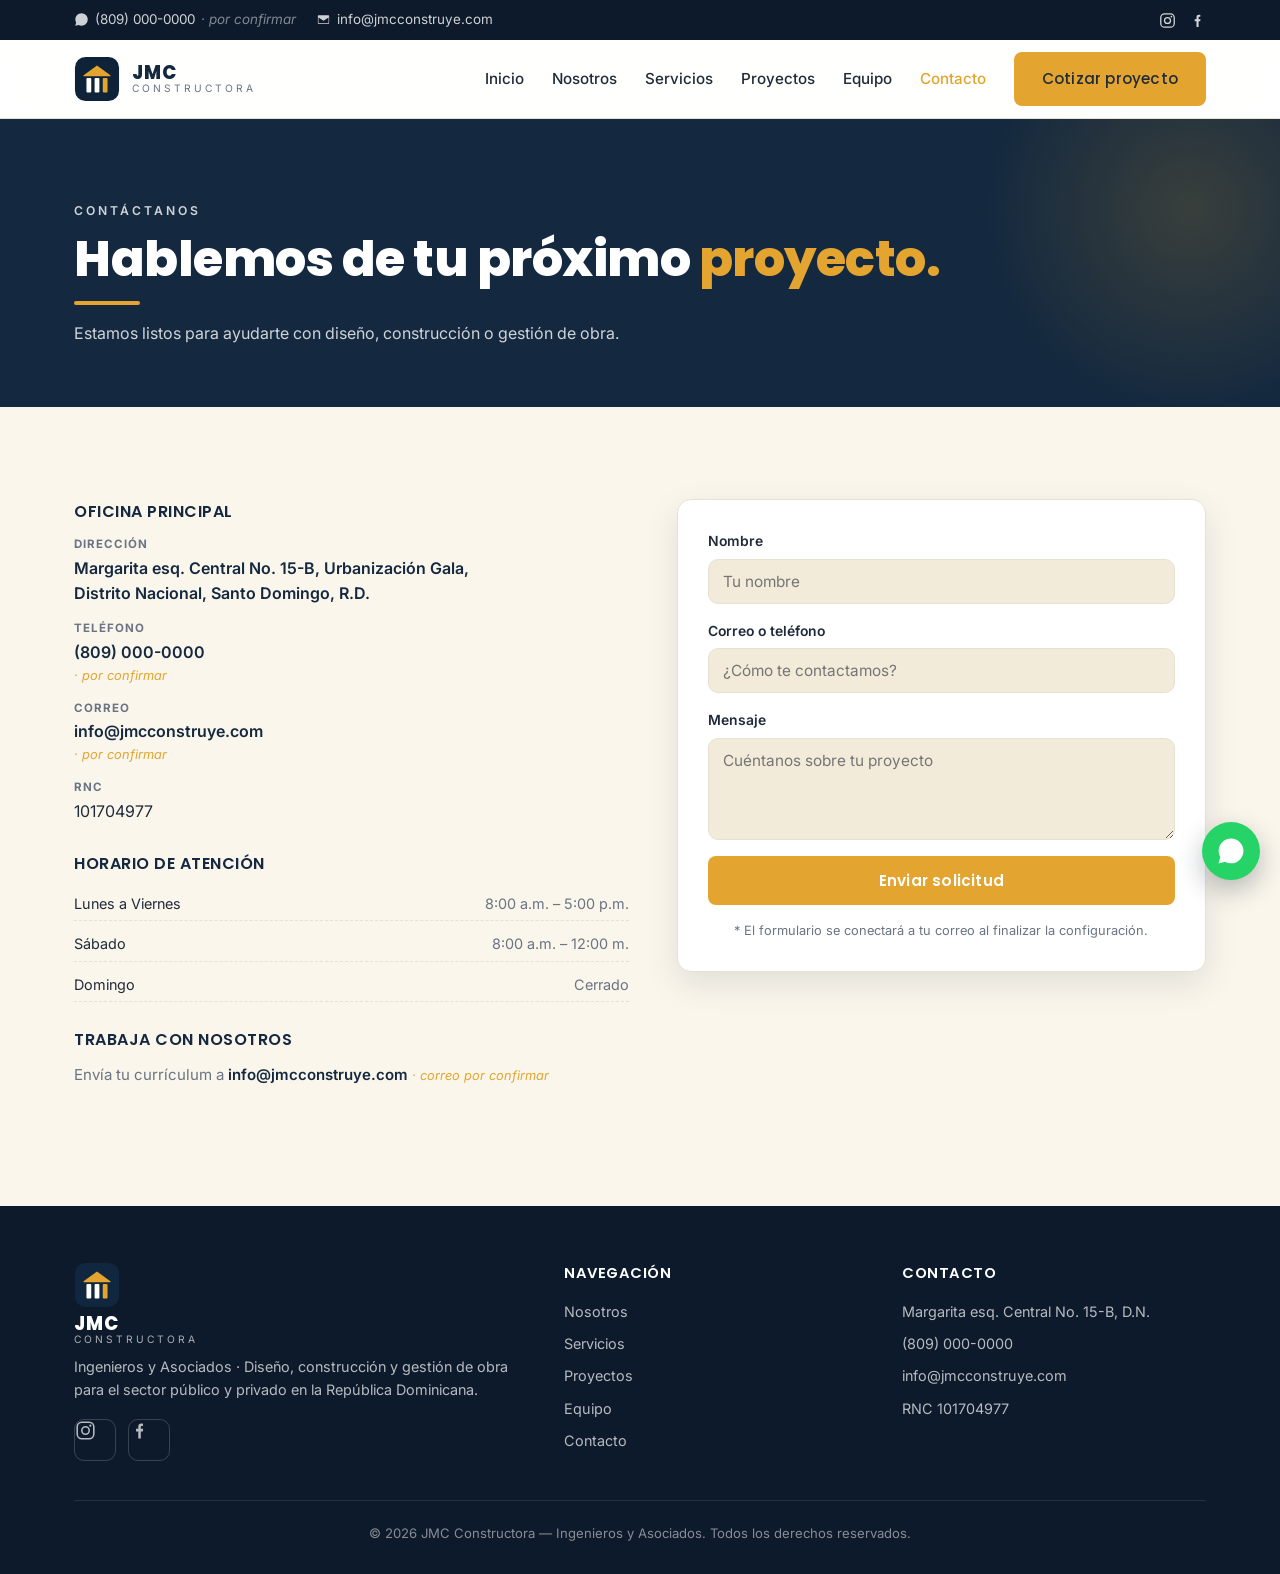
<file: contacto.html>
<!DOCTYPE html>
<html lang="es">
<head>
  <meta charset="UTF-8" />
  <meta name="viewport" content="width=device-width, initial-scale=1.0" />
  <title>Contacto | JMC Constructora</title>
  <meta name="description" content="Contacta a JMC Constructora: oficina, horario, teléfono, correo y formulario para solicitar una cotización." />
  <meta name="theme-color" content="#0a1a2e" />
  <link rel="preconnect" href="https://fonts.googleapis.com" />
  <link rel="preconnect" href="https://fonts.gstatic.com" crossorigin />
  <link href="https://fonts.googleapis.com/css2?family=Inter:wght@400;500;600;700&family=Poppins:wght@500;600;700;800&display=swap" rel="stylesheet" />
  <link rel="stylesheet" href="styles.css" />
</head>
<body>

  <!-- ===== Top bar ===== -->
  <div class="topbar">
    <div class="container topbar-inner">
      <div class="topbar-contact">
        <a href="https://wa.me/18090000000" target="_blank" rel="noopener" title="Escríbenos por WhatsApp (número por confirmar)">
          <svg viewBox="0 0 24 24" aria-hidden="true"><path d="M17.47 14.38c-.29-.15-1.7-.84-1.96-.94-.26-.1-.45-.15-.64.15-.19.29-.74.94-.9 1.13-.17.19-.33.22-.62.07-.29-.15-1.22-.45-2.33-1.44-.86-.77-1.44-1.72-1.61-2-.17-.29-.02-.45.13-.6.13-.13.29-.33.44-.5.15-.17.19-.29.29-.48.1-.19.05-.36-.02-.5-.07-.15-.64-1.55-.88-2.12-.23-.56-.47-.48-.64-.49l-.55-.01c-.19 0-.5.07-.76.36-.26.29-1 .98-.99 2.41 0 1.43 1.04 2.82 1.18 3.01.15.19 2.03 3.1 4.92 4.35.69.3 1.22.48 1.64.61.69.22 1.31.19 1.81.12.55-.08 1.7-.69 1.94-1.36.24-.67.24-1.24.17-1.36-.07-.12-.26-.19-.55-.34zM12.04 2C6.58 2 2.13 6.45 2.13 11.91c0 1.75.46 3.45 1.32 4.95L2 22l5.25-1.38c1.45.79 3.08 1.21 4.79 1.21h.01c5.46 0 9.91-4.45 9.91-9.91 0-2.65-1.03-5.14-2.9-7.01A9.82 9.82 0 0 0 12.04 2z"/></svg>
          (809) 000-0000 <em style="opacity:.6">· por confirmar</em>
        </a>
        <a href="https://mail.google.com/mail/?view=cm&fs=1&to=info@jmcconstruye.com" target="_blank" rel="noopener" title="Escríbenos un correo">
          <svg viewBox="0 0 24 24" aria-hidden="true"><path d="M4 5h16c.6 0 1 .4 1 1v12c0 .6-.4 1-1 1H4c-.6 0-1-.4-1-1V6c0-.6.4-1 1-1zm8 7L4.6 7h14.8L12 12zm0 2L4 8.6V18h16V8.6L12 14z"/></svg>
          info@jmcconstruye.com
        </a>
      </div>
      <div class="topbar-social" aria-label="Redes sociales">
        <a href="https://www.instagram.com/" target="_blank" rel="noopener" title="Instagram (perfil por confirmar)" aria-label="Instagram">
          <svg viewBox="0 0 24 24" aria-hidden="true"><rect x="2.5" y="2.5" width="19" height="19" rx="5.4" fill="none" stroke="currentColor" stroke-width="1.8"/><circle cx="12" cy="12" r="4.2" fill="none" stroke="currentColor" stroke-width="1.8"/><circle cx="17.5" cy="6.5" r="1.25"/></svg>
        </a>
        <a href="https://www.facebook.com/" target="_blank" rel="noopener" title="Facebook (perfil por confirmar)" aria-label="Facebook">
          <svg viewBox="0 0 24 24" aria-hidden="true"><path d="M13.5 21v-8h2.3l.4-2.9h-2.7V8.2c0-.8.3-1.4 1.5-1.4H16V4.2C15.6 4.1 14.8 4 13.9 4c-1.9 0-3.3 1.2-3.3 3.4v2.7H8v2.9h2.6V21h2.9z"/></svg>
        </a>
      </div>
    </div>
  </div>

  <!-- ===== Header / Nav ===== -->
  <header class="site-header">
    <div class="container header-inner">
      <a class="brand" href="index.html" aria-label="Inicio">
        <svg class="brand-logo" viewBox="0 0 48 48" role="img" aria-label="JMC Constructora">
          <rect x="1" y="1" width="46" height="46" rx="11" fill="#0e2338"/>
          <path d="M24 10 L38 20 V21 H10 V20 Z" fill="#e3a52f"/>
          <rect x="13" y="23" width="5" height="15" rx="1" fill="#ffffff"/>
          <rect x="21.5" y="23" width="5" height="15" rx="1" fill="#ffffff"/>
          <rect x="30" y="23" width="5" height="15" rx="1" fill="#e3a52f"/>
        </svg>
        <span class="brand-text"><strong>JMC</strong><small>Constructora</small></span>
      </a>
      <nav class="nav" id="nav">
        <a href="index.html">Inicio</a>
        <a href="nosotros.html">Nosotros</a>
        <a href="servicios.html">Servicios</a>
        <a href="proyectos.html">Proyectos</a>
        <a href="equipo.html">Equipo</a>
        <a href="contacto.html" class="active">Contacto</a>
        <a href="contacto.html" class="btn btn-primary">Cotizar proyecto</a>
      </nav>
      <button class="nav-toggle" id="navToggle" aria-label="Abrir menú" aria-expanded="false">
        <span></span><span></span><span></span>
      </button>
    </div>
  </header>

  <!-- ===== Page hero ===== -->
  <section class="page-hero">
    <div class="container">
      <p class="eyebrow">Contáctanos</p>
      <h1>Hablemos de tu próximo <span class="text-orange">proyecto.</span></h1>
      <p>Estamos listos para ayudarte con diseño, construcción o gestión de obra.</p>
    </div>
  </section>

  <!-- ===== Contacto ===== -->
  <section class="section">
    <div class="container">
      <div class="contact-grid">
        <div>
          <div class="contact-block">
            <h3>Oficina principal</h3>
            <ul class="contact-list">
              <li><span class="contact-label">Dirección</span><a href="https://www.google.com/maps/search/?api=1&query=Margarita%20esq.%20Central%2015-B%20Urbanizaci%C3%B3n%20Gala%20Santo%20Domingo" target="_blank" rel="noopener">Margarita esq. Central No. 15-B, Urbanización Gala,<br />Distrito Nacional, Santo Domingo, R.D.</a></li>
              <li><span class="contact-label">Teléfono</span><a href="https://wa.me/18090000000" target="_blank" rel="noopener">(809) 000-0000</a> <em>· por confirmar</em></li>
              <li><span class="contact-label">Correo</span><a href="https://mail.google.com/mail/?view=cm&fs=1&to=info@jmcconstruye.com" target="_blank" rel="noopener">info@jmcconstruye.com</a> <em>· por confirmar</em></li>
              <li><span class="contact-label">RNC</span>101704977</li>
            </ul>
          </div>
          <div class="contact-block">
            <h3>Horario de atención</h3>
            <ul class="hours">
              <li><span>Lunes a Viernes</span><span>8:00 a.m. – 5:00 p.m.</span></li>
              <li><span>Sábado</span><span>8:00 a.m. – 12:00 m.</span></li>
              <li><span>Domingo</span><span>Cerrado</span></li>
            </ul>
          </div>
          <div class="contact-block">
            <h3>Trabaja con nosotros</h3>
            <p style="margin:0;color:var(--muted);font-size:0.94rem">
              Envía tu currículum a
              <a href="https://mail.google.com/mail/?view=cm&fs=1&to=info@jmcconstruye.com" target="_blank" rel="noopener" style="color:var(--navy);font-weight:600">info@jmcconstruye.com</a>
              <em style="color:var(--amber);font-style:italic;font-size:0.8rem"> · correo por confirmar</em>
            </p>
          </div>
        </div>

        <form class="contact-form" action="#" method="post" onsubmit="return false;">
          <label>Nombre<input type="text" name="nombre" placeholder="Tu nombre" required /></label>
          <label>Correo o teléfono<input type="text" name="contacto" placeholder="¿Cómo te contactamos?" required /></label>
          <label>Mensaje<textarea name="mensaje" rows="4" placeholder="Cuéntanos sobre tu proyecto"></textarea></label>
          <button type="submit" class="btn btn-primary">Enviar solicitud</button>
          <p class="form-note">* El formulario se conectará a tu correo al finalizar la configuración.</p>
        </form>
      </div>
    </div>
  </section>

  <!-- ===== Footer ===== -->
  <footer class="site-footer">
    <div class="container">
      <div class="footer-grid">
        <div class="footer-col on-dark">
          <a class="brand" href="index.html" aria-label="Inicio">
            <svg class="brand-logo" viewBox="0 0 48 48" role="img" aria-label="JMC">
              <rect x="1" y="1" width="46" height="46" rx="11" fill="#10273f"/>
              <path d="M24 10 L38 20 V21 H10 V20 Z" fill="#e3a52f"/>
              <rect x="13" y="23" width="5" height="15" rx="1" fill="#ffffff"/>
              <rect x="21.5" y="23" width="5" height="15" rx="1" fill="#ffffff"/>
              <rect x="30" y="23" width="5" height="15" rx="1" fill="#e3a52f"/>
            </svg>
            <span class="brand-text"><strong>JMC</strong><small>Constructora</small></span>
          </a>
          <p class="footer-brand-text">Ingenieros y Asociados · Diseño, construcción y gestión de obra para el sector público y privado en la República Dominicana.</p>
          <div class="footer-social" aria-label="Redes sociales">
            <a href="https://www.instagram.com/" target="_blank" rel="noopener" title="Instagram (perfil por confirmar)" aria-label="Instagram">
              <svg viewBox="0 0 24 24" aria-hidden="true"><rect x="2.5" y="2.5" width="19" height="19" rx="5.4" fill="none" stroke="currentColor" stroke-width="1.8"/><circle cx="12" cy="12" r="4.2" fill="none" stroke="currentColor" stroke-width="1.8"/><circle cx="17.5" cy="6.5" r="1.25"/></svg>
            </a>
            <a href="https://www.facebook.com/" target="_blank" rel="noopener" title="Facebook (perfil por confirmar)" aria-label="Facebook">
              <svg viewBox="0 0 24 24" aria-hidden="true"><path d="M13.5 21v-8h2.3l.4-2.9h-2.7V8.2c0-.8.3-1.4 1.5-1.4H16V4.2C15.6 4.1 14.8 4 13.9 4c-1.9 0-3.3 1.2-3.3 3.4v2.7H8v2.9h2.6V21h2.9z"/></svg>
            </a>
          </div>
        </div>
        <div class="footer-col">
          <h4>Navegación</h4>
          <a href="nosotros.html">Nosotros</a>
          <a href="servicios.html">Servicios</a>
          <a href="proyectos.html">Proyectos</a>
          <a href="equipo.html">Equipo</a>
          <a href="contacto.html">Contacto</a>
        </div>
        <div class="footer-col">
          <h4>Contacto</h4>
          <a href="https://www.google.com/maps/search/?api=1&query=Margarita%20esq.%20Central%2015-B%20Urbanizaci%C3%B3n%20Gala%20Santo%20Domingo" target="_blank" rel="noopener">Margarita esq. Central No. 15-B, D.N.</a>
          <a href="https://wa.me/18090000000" target="_blank" rel="noopener">(809) 000-0000</a>
          <a href="https://mail.google.com/mail/?view=cm&fs=1&to=info@jmcconstruye.com" target="_blank" rel="noopener">info@jmcconstruye.com</a>
          <p>RNC 101704977</p>
        </div>
      </div>
      <p class="footer-copy">© <span id="year"></span> JMC Constructora — Ingenieros y Asociados. Todos los derechos reservados.</p>
    </div>
  </footer>

  <a class="wa-float" href="https://wa.me/18090000000" target="_blank" rel="noopener" aria-label="Escríbenos por WhatsApp" title="Escríbenos por WhatsApp">
    <svg viewBox="0 0 24 24" aria-hidden="true"><path d="M17.47 14.38c-.29-.15-1.7-.84-1.96-.94-.26-.1-.45-.15-.64.15-.19.29-.74.94-.9 1.13-.17.19-.33.22-.62.07-.29-.15-1.22-.45-2.33-1.44-.86-.77-1.44-1.72-1.61-2-.17-.29-.02-.45.13-.6.13-.13.29-.33.44-.5.15-.17.19-.29.29-.48.1-.19.05-.36-.02-.5-.07-.15-.64-1.55-.88-2.12-.23-.56-.47-.48-.64-.49l-.55-.01c-.19 0-.5.07-.76.36-.26.29-1 .98-.99 2.41 0 1.43 1.04 2.82 1.18 3.01.15.19 2.03 3.1 4.92 4.35.69.3 1.22.48 1.64.61.69.22 1.31.19 1.81.12.55-.08 1.7-.69 1.94-1.36.24-.67.24-1.24.17-1.36-.07-.12-.26-.19-.55-.34zM12.04 2C6.58 2 2.13 6.45 2.13 11.91c0 1.75.46 3.45 1.32 4.95L2 22l5.25-1.38c1.45.79 3.08 1.21 4.79 1.21h.01c5.46 0 9.91-4.45 9.91-9.91 0-2.65-1.03-5.14-2.9-7.01A9.82 9.82 0 0 0 12.04 2z"/></svg>
  </a>

  <script src="main.js"></script>
</body>
</html>
</file>
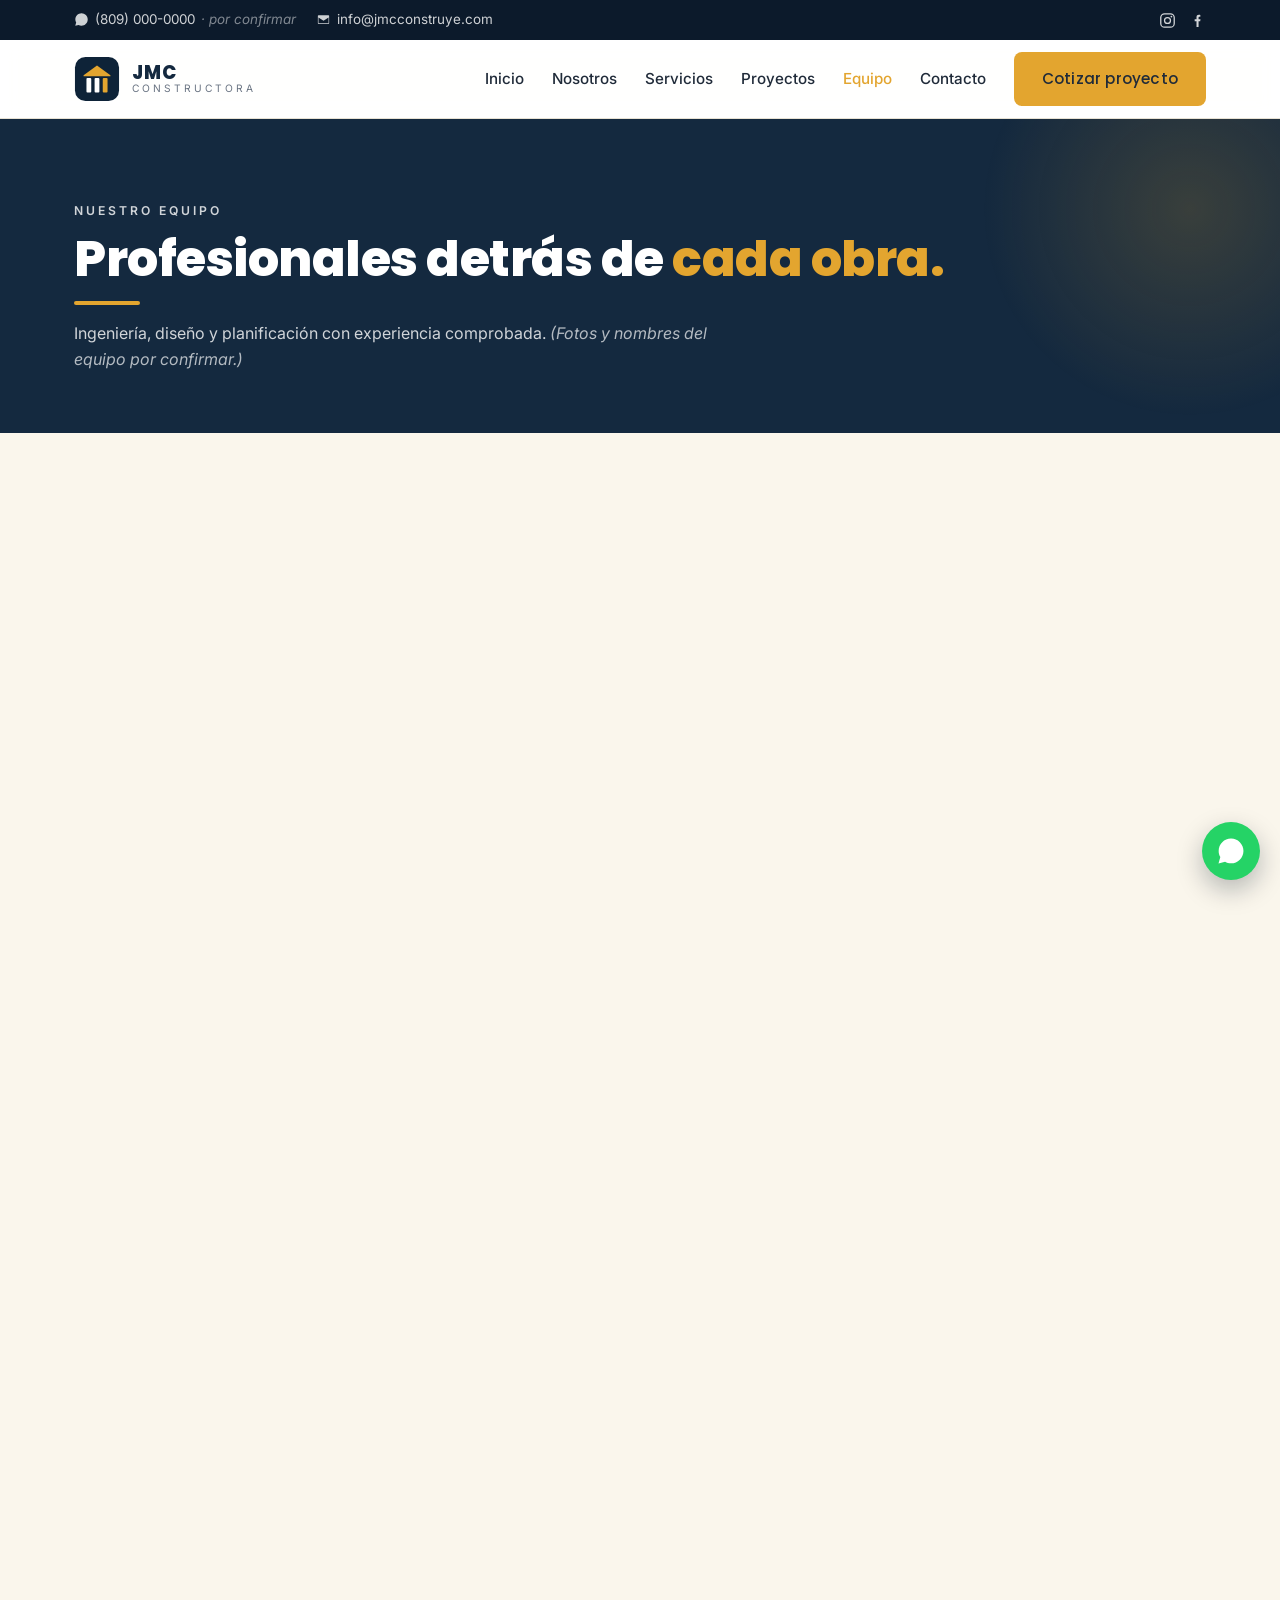
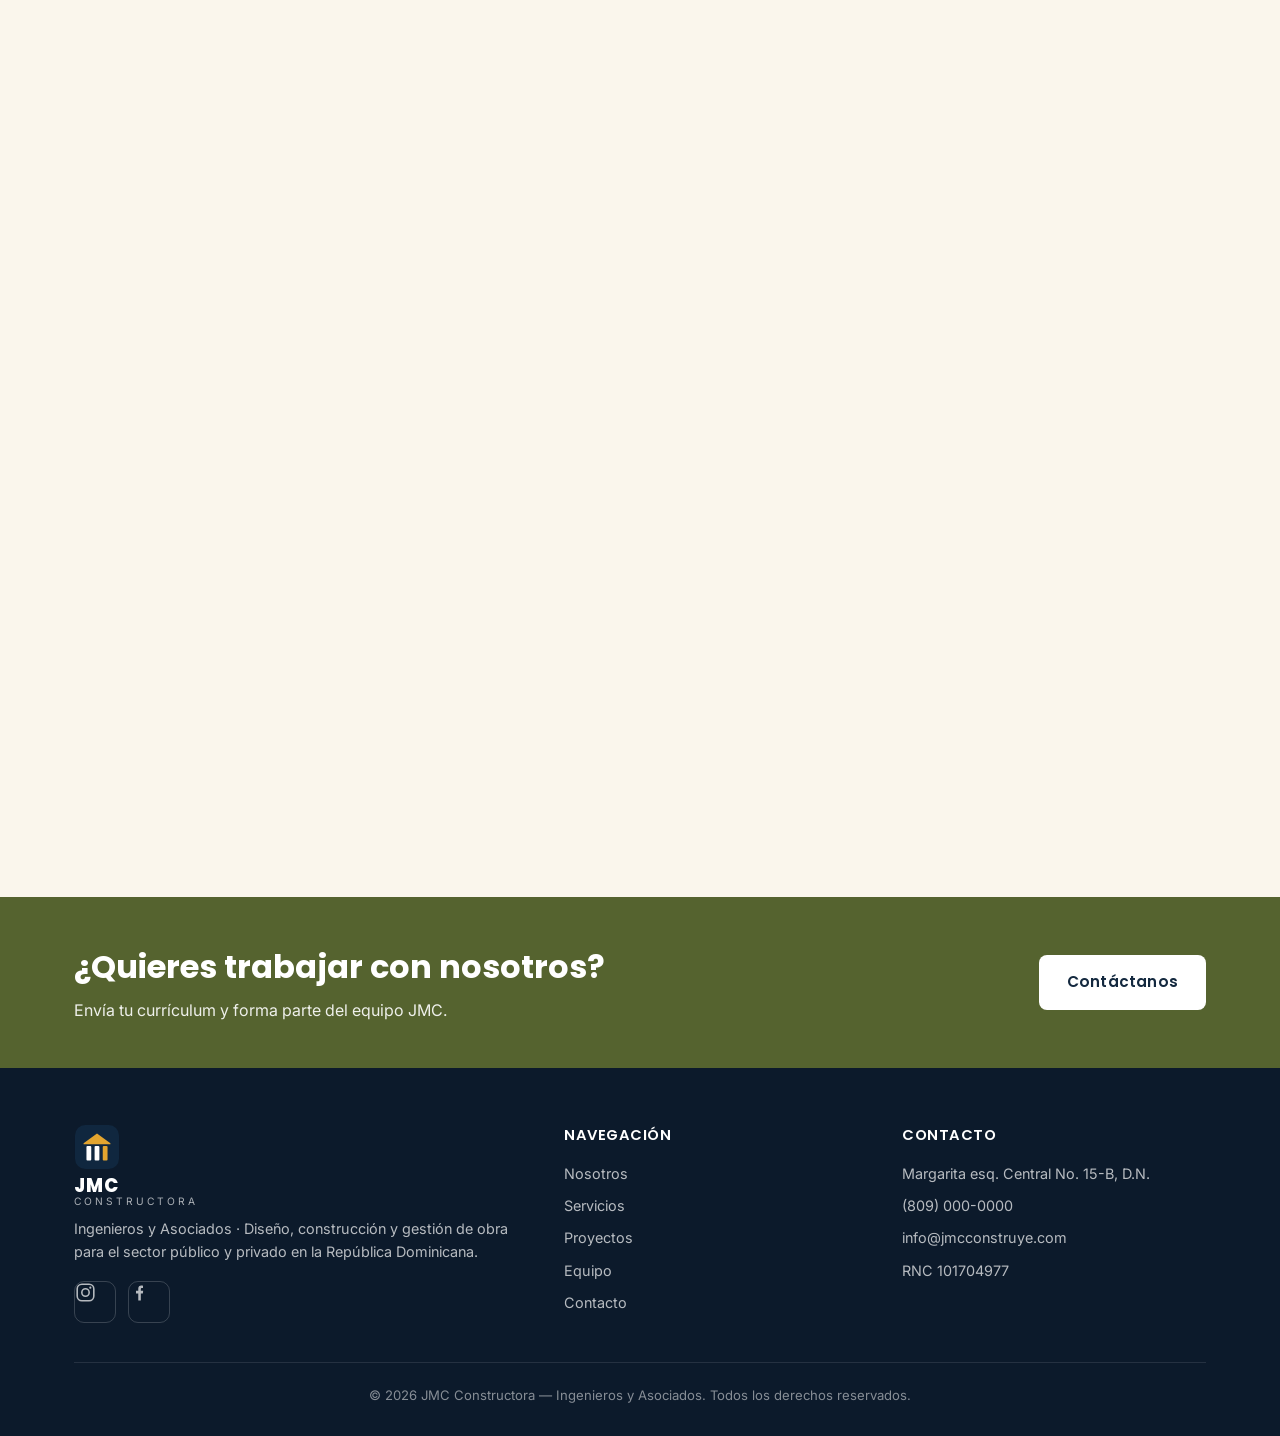
<file: equipo.html>
<!DOCTYPE html>
<html lang="es">
<head>
  <meta charset="UTF-8" />
  <meta name="viewport" content="width=device-width, initial-scale=1.0" />
  <title>Equipo | JMC Constructora</title>
  <meta name="description" content="El equipo de JMC Constructora: profesionales de ingeniería, diseño y planificación detrás de cada obra." />
  <meta name="theme-color" content="#0a1a2e" />
  <link rel="preconnect" href="https://fonts.googleapis.com" />
  <link rel="preconnect" href="https://fonts.gstatic.com" crossorigin />
  <link href="https://fonts.googleapis.com/css2?family=Inter:wght@400;500;600;700&family=Poppins:wght@500;600;700;800&display=swap" rel="stylesheet" />
  <link rel="stylesheet" href="styles.css" />
</head>
<body>

  <!-- ===== Top bar ===== -->
  <div class="topbar">
    <div class="container topbar-inner">
      <div class="topbar-contact">
        <a href="https://wa.me/18090000000" target="_blank" rel="noopener" title="Escríbenos por WhatsApp (número por confirmar)">
          <svg viewBox="0 0 24 24" aria-hidden="true"><path d="M17.47 14.38c-.29-.15-1.7-.84-1.96-.94-.26-.1-.45-.15-.64.15-.19.29-.74.94-.9 1.13-.17.19-.33.22-.62.07-.29-.15-1.22-.45-2.33-1.44-.86-.77-1.44-1.72-1.61-2-.17-.29-.02-.45.13-.6.13-.13.29-.33.44-.5.15-.17.19-.29.29-.48.1-.19.05-.36-.02-.5-.07-.15-.64-1.55-.88-2.12-.23-.56-.47-.48-.64-.49l-.55-.01c-.19 0-.5.07-.76.36-.26.29-1 .98-.99 2.41 0 1.43 1.04 2.82 1.18 3.01.15.19 2.03 3.1 4.92 4.35.69.3 1.22.48 1.64.61.69.22 1.31.19 1.81.12.55-.08 1.7-.69 1.94-1.36.24-.67.24-1.24.17-1.36-.07-.12-.26-.19-.55-.34zM12.04 2C6.58 2 2.13 6.45 2.13 11.91c0 1.75.46 3.45 1.32 4.95L2 22l5.25-1.38c1.45.79 3.08 1.21 4.79 1.21h.01c5.46 0 9.91-4.45 9.91-9.91 0-2.65-1.03-5.14-2.9-7.01A9.82 9.82 0 0 0 12.04 2z"/></svg>
          (809) 000-0000 <em style="opacity:.6">· por confirmar</em>
        </a>
        <a href="https://mail.google.com/mail/?view=cm&fs=1&to=info@jmcconstruye.com" target="_blank" rel="noopener" title="Escríbenos un correo">
          <svg viewBox="0 0 24 24" aria-hidden="true"><path d="M4 5h16c.6 0 1 .4 1 1v12c0 .6-.4 1-1 1H4c-.6 0-1-.4-1-1V6c0-.6.4-1 1-1zm8 7L4.6 7h14.8L12 12zm0 2L4 8.6V18h16V8.6L12 14z"/></svg>
          info@jmcconstruye.com
        </a>
      </div>
      <div class="topbar-social" aria-label="Redes sociales">
        <a href="https://www.instagram.com/" target="_blank" rel="noopener" title="Instagram (perfil por confirmar)" aria-label="Instagram">
          <svg viewBox="0 0 24 24" aria-hidden="true"><rect x="2.5" y="2.5" width="19" height="19" rx="5.4" fill="none" stroke="currentColor" stroke-width="1.8"/><circle cx="12" cy="12" r="4.2" fill="none" stroke="currentColor" stroke-width="1.8"/><circle cx="17.5" cy="6.5" r="1.25"/></svg>
        </a>
        <a href="https://www.facebook.com/" target="_blank" rel="noopener" title="Facebook (perfil por confirmar)" aria-label="Facebook">
          <svg viewBox="0 0 24 24" aria-hidden="true"><path d="M13.5 21v-8h2.3l.4-2.9h-2.7V8.2c0-.8.3-1.4 1.5-1.4H16V4.2C15.6 4.1 14.8 4 13.9 4c-1.9 0-3.3 1.2-3.3 3.4v2.7H8v2.9h2.6V21h2.9z"/></svg>
        </a>
      </div>
    </div>
  </div>

  <!-- ===== Header / Nav ===== -->
  <header class="site-header">
    <div class="container header-inner">
      <a class="brand" href="index.html" aria-label="Inicio">
        <svg class="brand-logo" viewBox="0 0 48 48" role="img" aria-label="JMC Constructora">
          <rect x="1" y="1" width="46" height="46" rx="11" fill="#0e2338"/>
          <path d="M24 10 L38 20 V21 H10 V20 Z" fill="#e3a52f"/>
          <rect x="13" y="23" width="5" height="15" rx="1" fill="#ffffff"/>
          <rect x="21.5" y="23" width="5" height="15" rx="1" fill="#ffffff"/>
          <rect x="30" y="23" width="5" height="15" rx="1" fill="#e3a52f"/>
        </svg>
        <span class="brand-text"><strong>JMC</strong><small>Constructora</small></span>
      </a>
      <nav class="nav" id="nav">
        <a href="index.html">Inicio</a>
        <a href="nosotros.html">Nosotros</a>
        <a href="servicios.html">Servicios</a>
        <a href="proyectos.html">Proyectos</a>
        <a href="equipo.html" class="active">Equipo</a>
        <a href="contacto.html">Contacto</a>
        <a href="contacto.html" class="btn btn-primary">Cotizar proyecto</a>
      </nav>
      <button class="nav-toggle" id="navToggle" aria-label="Abrir menú" aria-expanded="false">
        <span></span><span></span><span></span>
      </button>
    </div>
  </header>

  <!-- ===== Page hero ===== -->
  <section class="page-hero">
    <div class="container">
      <p class="eyebrow">Nuestro equipo</p>
      <h1>Profesionales detrás de <span class="text-orange">cada obra.</span></h1>
      <p>Ingeniería, diseño y planificación con experiencia comprobada. <em style="opacity:.85">(Fotos y nombres del equipo por confirmar.)</em></p>
    </div>
  </section>

  <!-- ===== Equipo ===== -->
  <section class="section">
    <div class="container">
      <div class="marquee" style="--marquee-duration:30s">
        <div class="marquee-track">
          <article class="team-card"><div class="team-photo">👤</div><div class="team-body"><h4>Nombre Apellido</h4><span>Dirección</span></div></article>
          <article class="team-card"><div class="team-photo">👤</div><div class="team-body"><h4>Nombre Apellido</h4><span>Ingeniería</span></div></article>
          <article class="team-card"><div class="team-photo">👤</div><div class="team-body"><h4>Nombre Apellido</h4><span>Planificación</span></div></article>
          <article class="team-card"><div class="team-photo">👤</div><div class="team-body"><h4>Nombre Apellido</h4><span>Supervisión</span></div></article>
          <article class="team-card"><div class="team-photo">👤</div><div class="team-body"><h4>Nombre Apellido</h4><span>Arquitectura</span></div></article>
          <article class="team-card"><div class="team-photo">👤</div><div class="team-body"><h4>Nombre Apellido</h4><span>Administración</span></div></article>
        </div>
      </div>
    </div>
  </section>

  <!-- ===== CTA ===== -->
  <section class="cta-band">
    <div class="container">
      <div><h2>¿Quieres trabajar con nosotros?</h2><p>Envía tu currículum y forma parte del equipo JMC.</p></div>
      <a href="contacto.html" class="btn btn-white">Contáctanos</a>
    </div>
  </section>

  <!-- ===== Footer ===== -->
  <footer class="site-footer">
    <div class="container">
      <div class="footer-grid">
        <div class="footer-col on-dark">
          <a class="brand" href="index.html" aria-label="Inicio">
            <svg class="brand-logo" viewBox="0 0 48 48" role="img" aria-label="JMC">
              <rect x="1" y="1" width="46" height="46" rx="11" fill="#10273f"/>
              <path d="M24 10 L38 20 V21 H10 V20 Z" fill="#e3a52f"/>
              <rect x="13" y="23" width="5" height="15" rx="1" fill="#ffffff"/>
              <rect x="21.5" y="23" width="5" height="15" rx="1" fill="#ffffff"/>
              <rect x="30" y="23" width="5" height="15" rx="1" fill="#e3a52f"/>
            </svg>
            <span class="brand-text"><strong>JMC</strong><small>Constructora</small></span>
          </a>
          <p class="footer-brand-text">Ingenieros y Asociados · Diseño, construcción y gestión de obra para el sector público y privado en la República Dominicana.</p>
          <div class="footer-social" aria-label="Redes sociales">
            <a href="https://www.instagram.com/" target="_blank" rel="noopener" title="Instagram (perfil por confirmar)" aria-label="Instagram">
              <svg viewBox="0 0 24 24" aria-hidden="true"><rect x="2.5" y="2.5" width="19" height="19" rx="5.4" fill="none" stroke="currentColor" stroke-width="1.8"/><circle cx="12" cy="12" r="4.2" fill="none" stroke="currentColor" stroke-width="1.8"/><circle cx="17.5" cy="6.5" r="1.25"/></svg>
            </a>
            <a href="https://www.facebook.com/" target="_blank" rel="noopener" title="Facebook (perfil por confirmar)" aria-label="Facebook">
              <svg viewBox="0 0 24 24" aria-hidden="true"><path d="M13.5 21v-8h2.3l.4-2.9h-2.7V8.2c0-.8.3-1.4 1.5-1.4H16V4.2C15.6 4.1 14.8 4 13.9 4c-1.9 0-3.3 1.2-3.3 3.4v2.7H8v2.9h2.6V21h2.9z"/></svg>
            </a>
          </div>
        </div>
        <div class="footer-col">
          <h4>Navegación</h4>
          <a href="nosotros.html">Nosotros</a>
          <a href="servicios.html">Servicios</a>
          <a href="proyectos.html">Proyectos</a>
          <a href="equipo.html">Equipo</a>
          <a href="contacto.html">Contacto</a>
        </div>
        <div class="footer-col">
          <h4>Contacto</h4>
          <a href="https://www.google.com/maps/search/?api=1&query=Margarita%20esq.%20Central%2015-B%20Urbanizaci%C3%B3n%20Gala%20Santo%20Domingo" target="_blank" rel="noopener">Margarita esq. Central No. 15-B, D.N.</a>
          <a href="https://wa.me/18090000000" target="_blank" rel="noopener">(809) 000-0000</a>
          <a href="https://mail.google.com/mail/?view=cm&fs=1&to=info@jmcconstruye.com" target="_blank" rel="noopener">info@jmcconstruye.com</a>
          <p>RNC 101704977</p>
        </div>
      </div>
      <p class="footer-copy">© <span id="year"></span> JMC Constructora — Ingenieros y Asociados. Todos los derechos reservados.</p>
    </div>
  </footer>

  <a class="wa-float" href="https://wa.me/18090000000" target="_blank" rel="noopener" aria-label="Escríbenos por WhatsApp" title="Escríbenos por WhatsApp">
    <svg viewBox="0 0 24 24" aria-hidden="true"><path d="M17.47 14.38c-.29-.15-1.7-.84-1.96-.94-.26-.1-.45-.15-.64.15-.19.29-.74.94-.9 1.13-.17.19-.33.22-.62.07-.29-.15-1.22-.45-2.33-1.44-.86-.77-1.44-1.72-1.61-2-.17-.29-.02-.45.13-.6.13-.13.29-.33.44-.5.15-.17.19-.29.29-.48.1-.19.05-.36-.02-.5-.07-.15-.64-1.55-.88-2.12-.23-.56-.47-.48-.64-.49l-.55-.01c-.19 0-.5.07-.76.36-.26.29-1 .98-.99 2.41 0 1.43 1.04 2.82 1.18 3.01.15.19 2.03 3.1 4.92 4.35.69.3 1.22.48 1.64.61.69.22 1.31.19 1.81.12.55-.08 1.7-.69 1.94-1.36.24-.67.24-1.24.17-1.36-.07-.12-.26-.19-.55-.34zM12.04 2C6.58 2 2.13 6.45 2.13 11.91c0 1.75.46 3.45 1.32 4.95L2 22l5.25-1.38c1.45.79 3.08 1.21 4.79 1.21h.01c5.46 0 9.91-4.45 9.91-9.91 0-2.65-1.03-5.14-2.9-7.01A9.82 9.82 0 0 0 12.04 2z"/></svg>
  </a>

  <script src="main.js"></script>
</body>
</html>
</file>
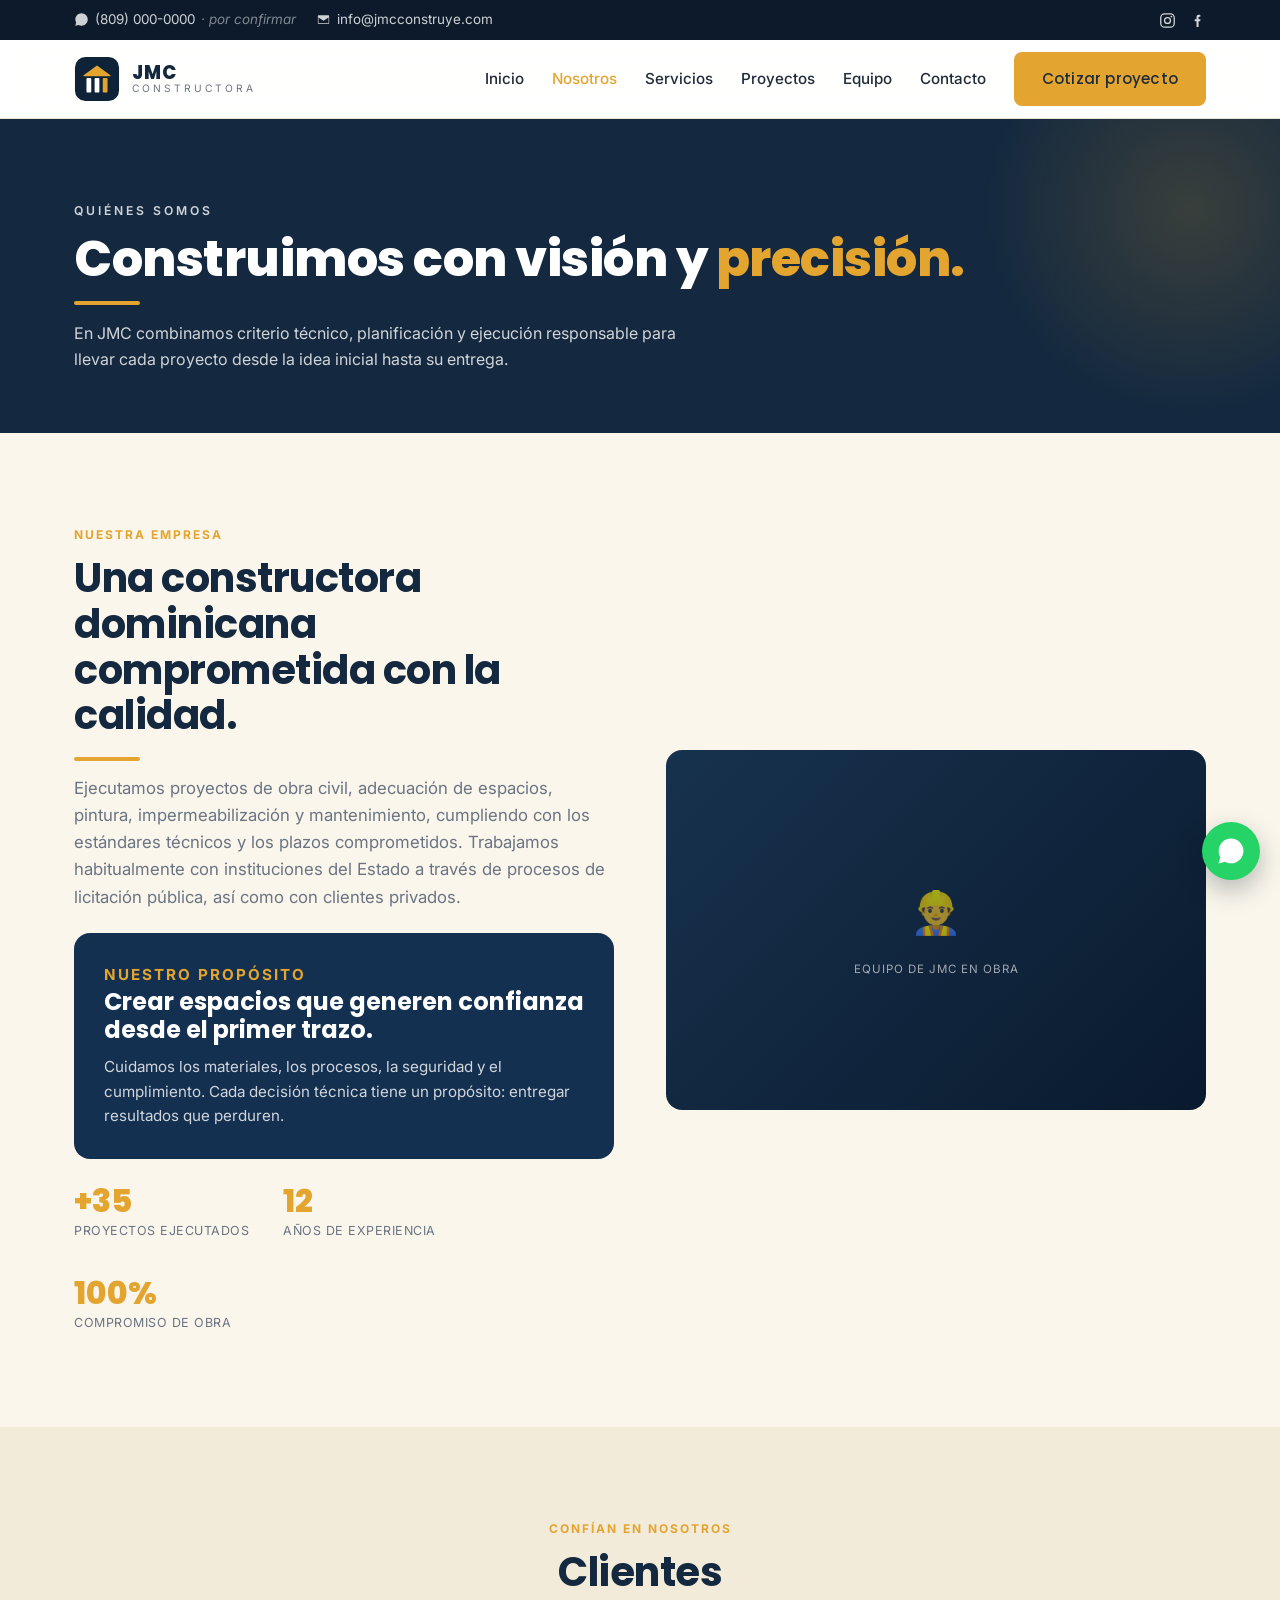
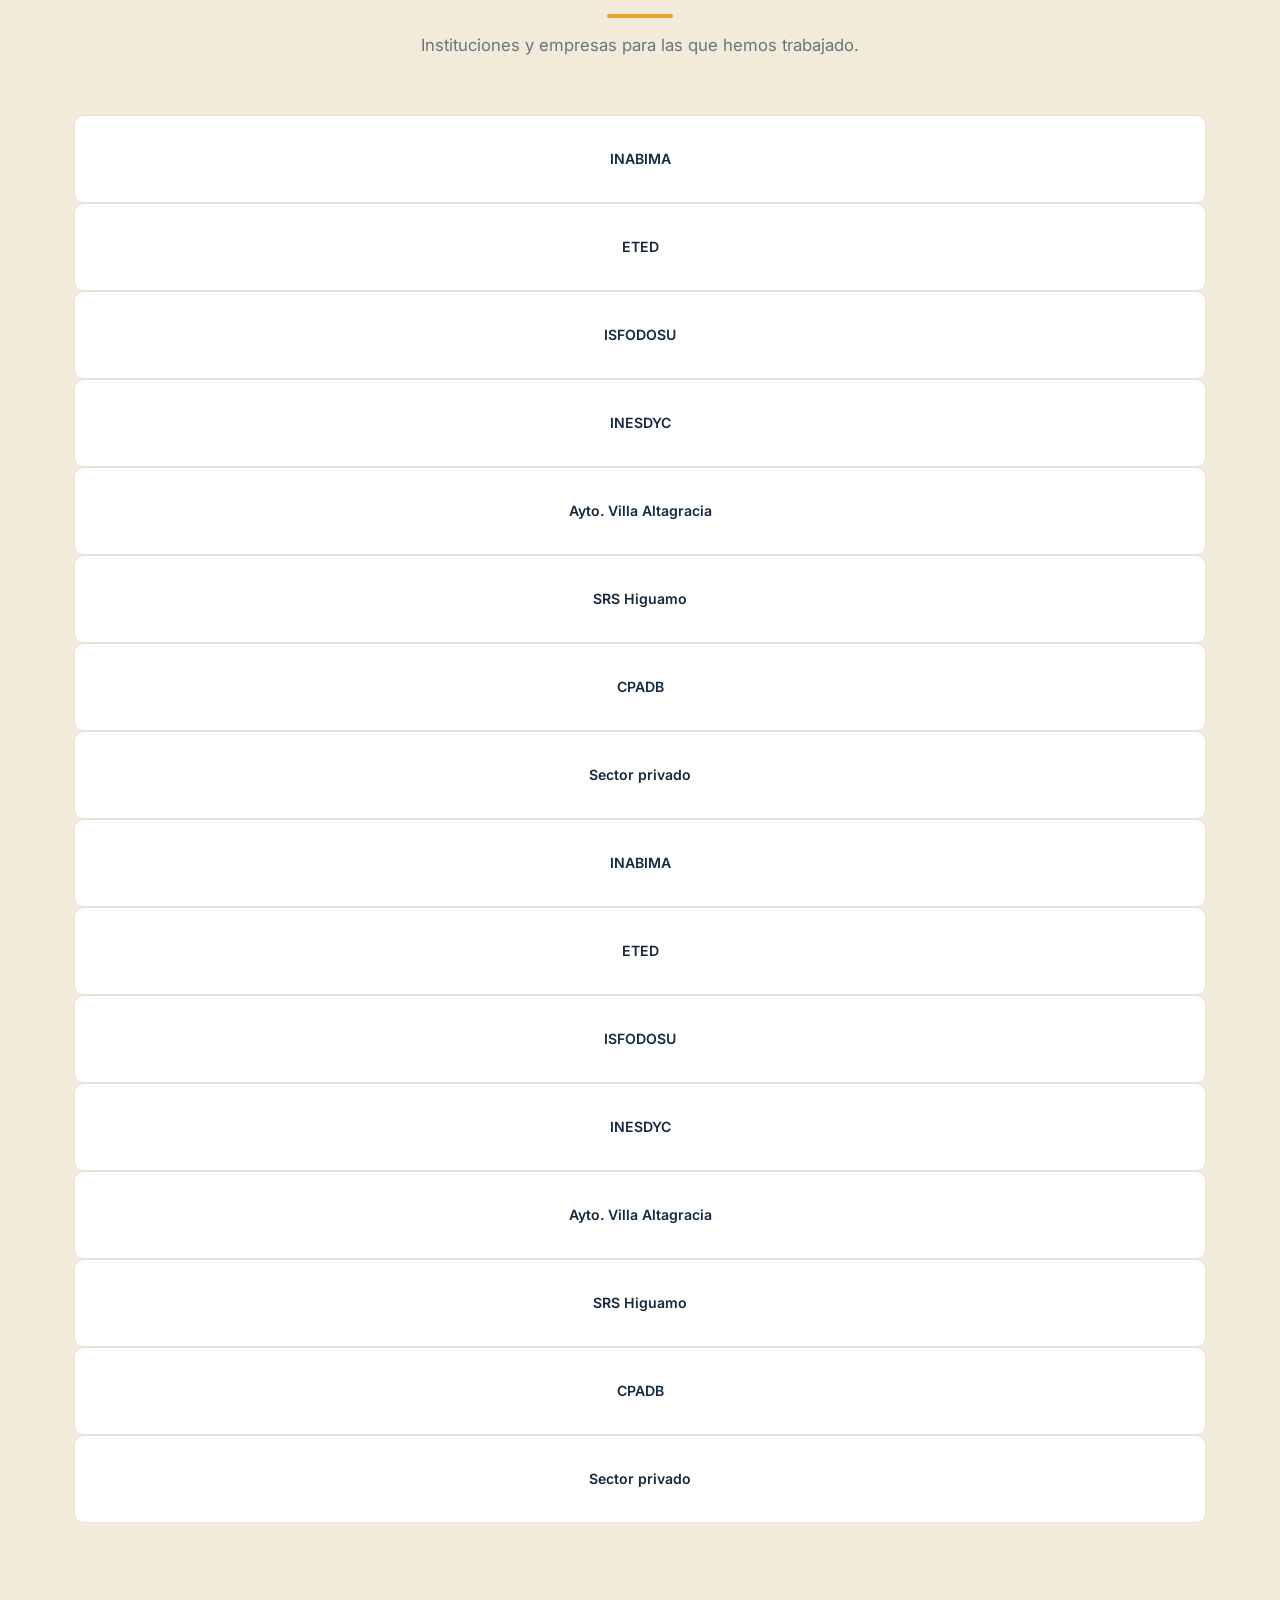
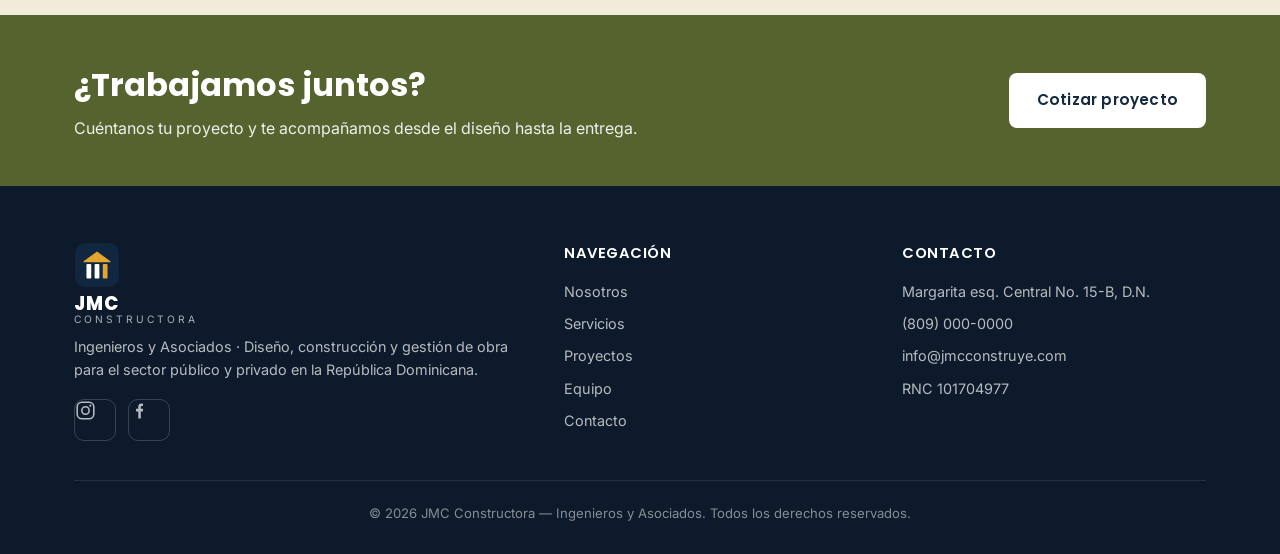
<file: nosotros.html>
<!DOCTYPE html>
<html lang="es">
<head>
  <meta charset="UTF-8" />
  <meta name="viewport" content="width=device-width, initial-scale=1.0" />
  <title>Nosotros | JMC Constructora</title>
  <meta name="description" content="Conoce a JMC Constructora: quiénes somos, nuestro propósito y nuestra experiencia en obra pública y privada en la República Dominicana." />
  <meta name="theme-color" content="#0a1a2e" />
  <link rel="preconnect" href="https://fonts.googleapis.com" />
  <link rel="preconnect" href="https://fonts.gstatic.com" crossorigin />
  <link href="https://fonts.googleapis.com/css2?family=Inter:wght@400;500;600;700&family=Poppins:wght@500;600;700;800&display=swap" rel="stylesheet" />
  <link rel="stylesheet" href="styles.css" />
</head>
<body>

  <!-- ===== Top bar ===== -->
  <div class="topbar">
    <div class="container topbar-inner">
      <div class="topbar-contact">
        <a href="https://wa.me/18090000000" target="_blank" rel="noopener" title="Escríbenos por WhatsApp (número por confirmar)">
          <svg viewBox="0 0 24 24" aria-hidden="true"><path d="M17.47 14.38c-.29-.15-1.7-.84-1.96-.94-.26-.1-.45-.15-.64.15-.19.29-.74.94-.9 1.13-.17.19-.33.22-.62.07-.29-.15-1.22-.45-2.33-1.44-.86-.77-1.44-1.72-1.61-2-.17-.29-.02-.45.13-.6.13-.13.29-.33.44-.5.15-.17.19-.29.29-.48.1-.19.05-.36-.02-.5-.07-.15-.64-1.55-.88-2.12-.23-.56-.47-.48-.64-.49l-.55-.01c-.19 0-.5.07-.76.36-.26.29-1 .98-.99 2.41 0 1.43 1.04 2.82 1.18 3.01.15.19 2.03 3.1 4.92 4.35.69.3 1.22.48 1.64.61.69.22 1.31.19 1.81.12.55-.08 1.7-.69 1.94-1.36.24-.67.24-1.24.17-1.36-.07-.12-.26-.19-.55-.34zM12.04 2C6.58 2 2.13 6.45 2.13 11.91c0 1.75.46 3.45 1.32 4.95L2 22l5.25-1.38c1.45.79 3.08 1.21 4.79 1.21h.01c5.46 0 9.91-4.45 9.91-9.91 0-2.65-1.03-5.14-2.9-7.01A9.82 9.82 0 0 0 12.04 2z"/></svg>
          (809) 000-0000 <em style="opacity:.6">· por confirmar</em>
        </a>
        <a href="https://mail.google.com/mail/?view=cm&fs=1&to=info@jmcconstruye.com" target="_blank" rel="noopener" title="Escríbenos un correo">
          <svg viewBox="0 0 24 24" aria-hidden="true"><path d="M4 5h16c.6 0 1 .4 1 1v12c0 .6-.4 1-1 1H4c-.6 0-1-.4-1-1V6c0-.6.4-1 1-1zm8 7L4.6 7h14.8L12 12zm0 2L4 8.6V18h16V8.6L12 14z"/></svg>
          info@jmcconstruye.com
        </a>
      </div>
      <div class="topbar-social" aria-label="Redes sociales">
        <a href="https://www.instagram.com/" target="_blank" rel="noopener" title="Instagram (perfil por confirmar)" aria-label="Instagram">
          <svg viewBox="0 0 24 24" aria-hidden="true"><rect x="2.5" y="2.5" width="19" height="19" rx="5.4" fill="none" stroke="currentColor" stroke-width="1.8"/><circle cx="12" cy="12" r="4.2" fill="none" stroke="currentColor" stroke-width="1.8"/><circle cx="17.5" cy="6.5" r="1.25"/></svg>
        </a>
        <a href="https://www.facebook.com/" target="_blank" rel="noopener" title="Facebook (perfil por confirmar)" aria-label="Facebook">
          <svg viewBox="0 0 24 24" aria-hidden="true"><path d="M13.5 21v-8h2.3l.4-2.9h-2.7V8.2c0-.8.3-1.4 1.5-1.4H16V4.2C15.6 4.1 14.8 4 13.9 4c-1.9 0-3.3 1.2-3.3 3.4v2.7H8v2.9h2.6V21h2.9z"/></svg>
        </a>
      </div>
    </div>
  </div>

  <!-- ===== Header / Nav ===== -->
  <header class="site-header">
    <div class="container header-inner">
      <a class="brand" href="index.html" aria-label="Inicio">
        <svg class="brand-logo" viewBox="0 0 48 48" role="img" aria-label="JMC Constructora">
          <rect x="1" y="1" width="46" height="46" rx="11" fill="#0e2338"/>
          <path d="M24 10 L38 20 V21 H10 V20 Z" fill="#e3a52f"/>
          <rect x="13" y="23" width="5" height="15" rx="1" fill="#ffffff"/>
          <rect x="21.5" y="23" width="5" height="15" rx="1" fill="#ffffff"/>
          <rect x="30" y="23" width="5" height="15" rx="1" fill="#e3a52f"/>
        </svg>
        <span class="brand-text"><strong>JMC</strong><small>Constructora</small></span>
      </a>
      <nav class="nav" id="nav">
        <a href="index.html">Inicio</a>
        <a href="nosotros.html" class="active">Nosotros</a>
        <a href="servicios.html">Servicios</a>
        <a href="proyectos.html">Proyectos</a>
        <a href="equipo.html">Equipo</a>
        <a href="contacto.html">Contacto</a>
        <a href="contacto.html" class="btn btn-primary">Cotizar proyecto</a>
      </nav>
      <button class="nav-toggle" id="navToggle" aria-label="Abrir menú" aria-expanded="false">
        <span></span><span></span><span></span>
      </button>
    </div>
  </header>

  <!-- ===== Page hero ===== -->
  <section class="page-hero">
    <div class="container">
      <p class="eyebrow">Quiénes somos</p>
      <h1>Construimos con visión y <span class="text-orange">precisión.</span></h1>
      <p>En JMC combinamos criterio técnico, planificación y ejecución responsable para llevar cada proyecto desde la idea inicial hasta su entrega.</p>
    </div>
  </section>

  <!-- ===== Nosotros ===== -->
  <section class="section">
    <div class="container">
      <div class="about-grid">
        <div>
          <p class="section-eyebrow">Nuestra empresa</p>
          <h2>Una constructora dominicana comprometida con la calidad.</h2>
          <p class="section-sub">
            Ejecutamos proyectos de obra civil, adecuación de espacios, pintura,
            impermeabilización y mantenimiento, cumpliendo con los estándares técnicos y
            los plazos comprometidos. Trabajamos habitualmente con instituciones del Estado
            a través de procesos de licitación pública, así como con clientes privados.
          </p>
          <div class="purpose-card">
            <p class="section-eyebrow">Nuestro propósito</p>
            <h3>Crear espacios que generen confianza desde el primer trazo.</h3>
            <p>Cuidamos los materiales, los procesos, la seguridad y el cumplimiento. Cada decisión técnica tiene un propósito: entregar resultados que perduren.</p>
          </div>
          <div class="about-stats">
            <div class="stat"><b>+35</b><span>Proyectos ejecutados</span></div>
            <div class="stat"><b>12</b><span>Años de experiencia</span></div>
            <div class="stat"><b>100%</b><span>Compromiso de obra</span></div>
          </div>
        </div>
        <div class="about-visual">
          <div><div class="ph">👷‍♂️</div><small>Equipo de JMC en obra</small></div>
        </div>
      </div>
    </div>
  </section>

  <!-- ===== Clientes ===== -->
  <section class="section section-alt">
    <div class="container">
      <div class="section-head center">
        <p class="section-eyebrow">Confían en nosotros</p>
        <h2>Clientes</h2>
        <p class="section-sub">Instituciones y empresas para las que hemos trabajado.</p>
      </div>
      <div class="marquee" style="--marquee-duration:34s">
        <div class="marquee-track">
          <div class="client-logo">INABIMA</div>
          <div class="client-logo">ETED</div>
          <div class="client-logo">ISFODOSU</div>
          <div class="client-logo">INESDYC</div>
          <div class="client-logo">Ayto. Villa Altagracia</div>
          <div class="client-logo">SRS Higuamo</div>
          <div class="client-logo">CPADB</div>
          <div class="client-logo">Sector privado</div>
        </div>
      </div>
    </div>
  </section>

  <!-- ===== CTA ===== -->
  <section class="cta-band">
    <div class="container">
      <div><h2>¿Trabajamos juntos?</h2><p>Cuéntanos tu proyecto y te acompañamos desde el diseño hasta la entrega.</p></div>
      <a href="contacto.html" class="btn btn-white">Cotizar proyecto</a>
    </div>
  </section>

  <!-- ===== Footer ===== -->
  <footer class="site-footer">
    <div class="container">
      <div class="footer-grid">
        <div class="footer-col on-dark">
          <a class="brand" href="index.html" aria-label="Inicio">
            <svg class="brand-logo" viewBox="0 0 48 48" role="img" aria-label="JMC">
              <rect x="1" y="1" width="46" height="46" rx="11" fill="#10273f"/>
              <path d="M24 10 L38 20 V21 H10 V20 Z" fill="#e3a52f"/>
              <rect x="13" y="23" width="5" height="15" rx="1" fill="#ffffff"/>
              <rect x="21.5" y="23" width="5" height="15" rx="1" fill="#ffffff"/>
              <rect x="30" y="23" width="5" height="15" rx="1" fill="#e3a52f"/>
            </svg>
            <span class="brand-text"><strong>JMC</strong><small>Constructora</small></span>
          </a>
          <p class="footer-brand-text">Ingenieros y Asociados · Diseño, construcción y gestión de obra para el sector público y privado en la República Dominicana.</p>
          <div class="footer-social" aria-label="Redes sociales">
            <a href="https://www.instagram.com/" target="_blank" rel="noopener" title="Instagram (perfil por confirmar)" aria-label="Instagram">
              <svg viewBox="0 0 24 24" aria-hidden="true"><rect x="2.5" y="2.5" width="19" height="19" rx="5.4" fill="none" stroke="currentColor" stroke-width="1.8"/><circle cx="12" cy="12" r="4.2" fill="none" stroke="currentColor" stroke-width="1.8"/><circle cx="17.5" cy="6.5" r="1.25"/></svg>
            </a>
            <a href="https://www.facebook.com/" target="_blank" rel="noopener" title="Facebook (perfil por confirmar)" aria-label="Facebook">
              <svg viewBox="0 0 24 24" aria-hidden="true"><path d="M13.5 21v-8h2.3l.4-2.9h-2.7V8.2c0-.8.3-1.4 1.5-1.4H16V4.2C15.6 4.1 14.8 4 13.9 4c-1.9 0-3.3 1.2-3.3 3.4v2.7H8v2.9h2.6V21h2.9z"/></svg>
            </a>
          </div>
        </div>
        <div class="footer-col">
          <h4>Navegación</h4>
          <a href="nosotros.html">Nosotros</a>
          <a href="servicios.html">Servicios</a>
          <a href="proyectos.html">Proyectos</a>
          <a href="equipo.html">Equipo</a>
          <a href="contacto.html">Contacto</a>
        </div>
        <div class="footer-col">
          <h4>Contacto</h4>
          <a href="https://www.google.com/maps/search/?api=1&query=Margarita%20esq.%20Central%2015-B%20Urbanizaci%C3%B3n%20Gala%20Santo%20Domingo" target="_blank" rel="noopener">Margarita esq. Central No. 15-B, D.N.</a>
          <a href="https://wa.me/18090000000" target="_blank" rel="noopener">(809) 000-0000</a>
          <a href="https://mail.google.com/mail/?view=cm&fs=1&to=info@jmcconstruye.com" target="_blank" rel="noopener">info@jmcconstruye.com</a>
          <p>RNC 101704977</p>
        </div>
      </div>
      <p class="footer-copy">© <span id="year"></span> JMC Constructora — Ingenieros y Asociados. Todos los derechos reservados.</p>
    </div>
  </footer>

  <a class="wa-float" href="https://wa.me/18090000000" target="_blank" rel="noopener" aria-label="Escríbenos por WhatsApp" title="Escríbenos por WhatsApp">
    <svg viewBox="0 0 24 24" aria-hidden="true"><path d="M17.47 14.38c-.29-.15-1.7-.84-1.96-.94-.26-.1-.45-.15-.64.15-.19.29-.74.94-.9 1.13-.17.19-.33.22-.62.07-.29-.15-1.22-.45-2.33-1.44-.86-.77-1.44-1.72-1.61-2-.17-.29-.02-.45.13-.6.13-.13.29-.33.44-.5.15-.17.19-.29.29-.48.1-.19.05-.36-.02-.5-.07-.15-.64-1.55-.88-2.12-.23-.56-.47-.48-.64-.49l-.55-.01c-.19 0-.5.07-.76.36-.26.29-1 .98-.99 2.41 0 1.43 1.04 2.82 1.18 3.01.15.19 2.03 3.1 4.92 4.35.69.3 1.22.48 1.64.61.69.22 1.31.19 1.81.12.55-.08 1.7-.69 1.94-1.36.24-.67.24-1.24.17-1.36-.07-.12-.26-.19-.55-.34zM12.04 2C6.58 2 2.13 6.45 2.13 11.91c0 1.75.46 3.45 1.32 4.95L2 22l5.25-1.38c1.45.79 3.08 1.21 4.79 1.21h.01c5.46 0 9.91-4.45 9.91-9.91 0-2.65-1.03-5.14-2.9-7.01A9.82 9.82 0 0 0 12.04 2z"/></svg>
  </a>

  <script src="main.js"></script>
</body>
</html>
</file>
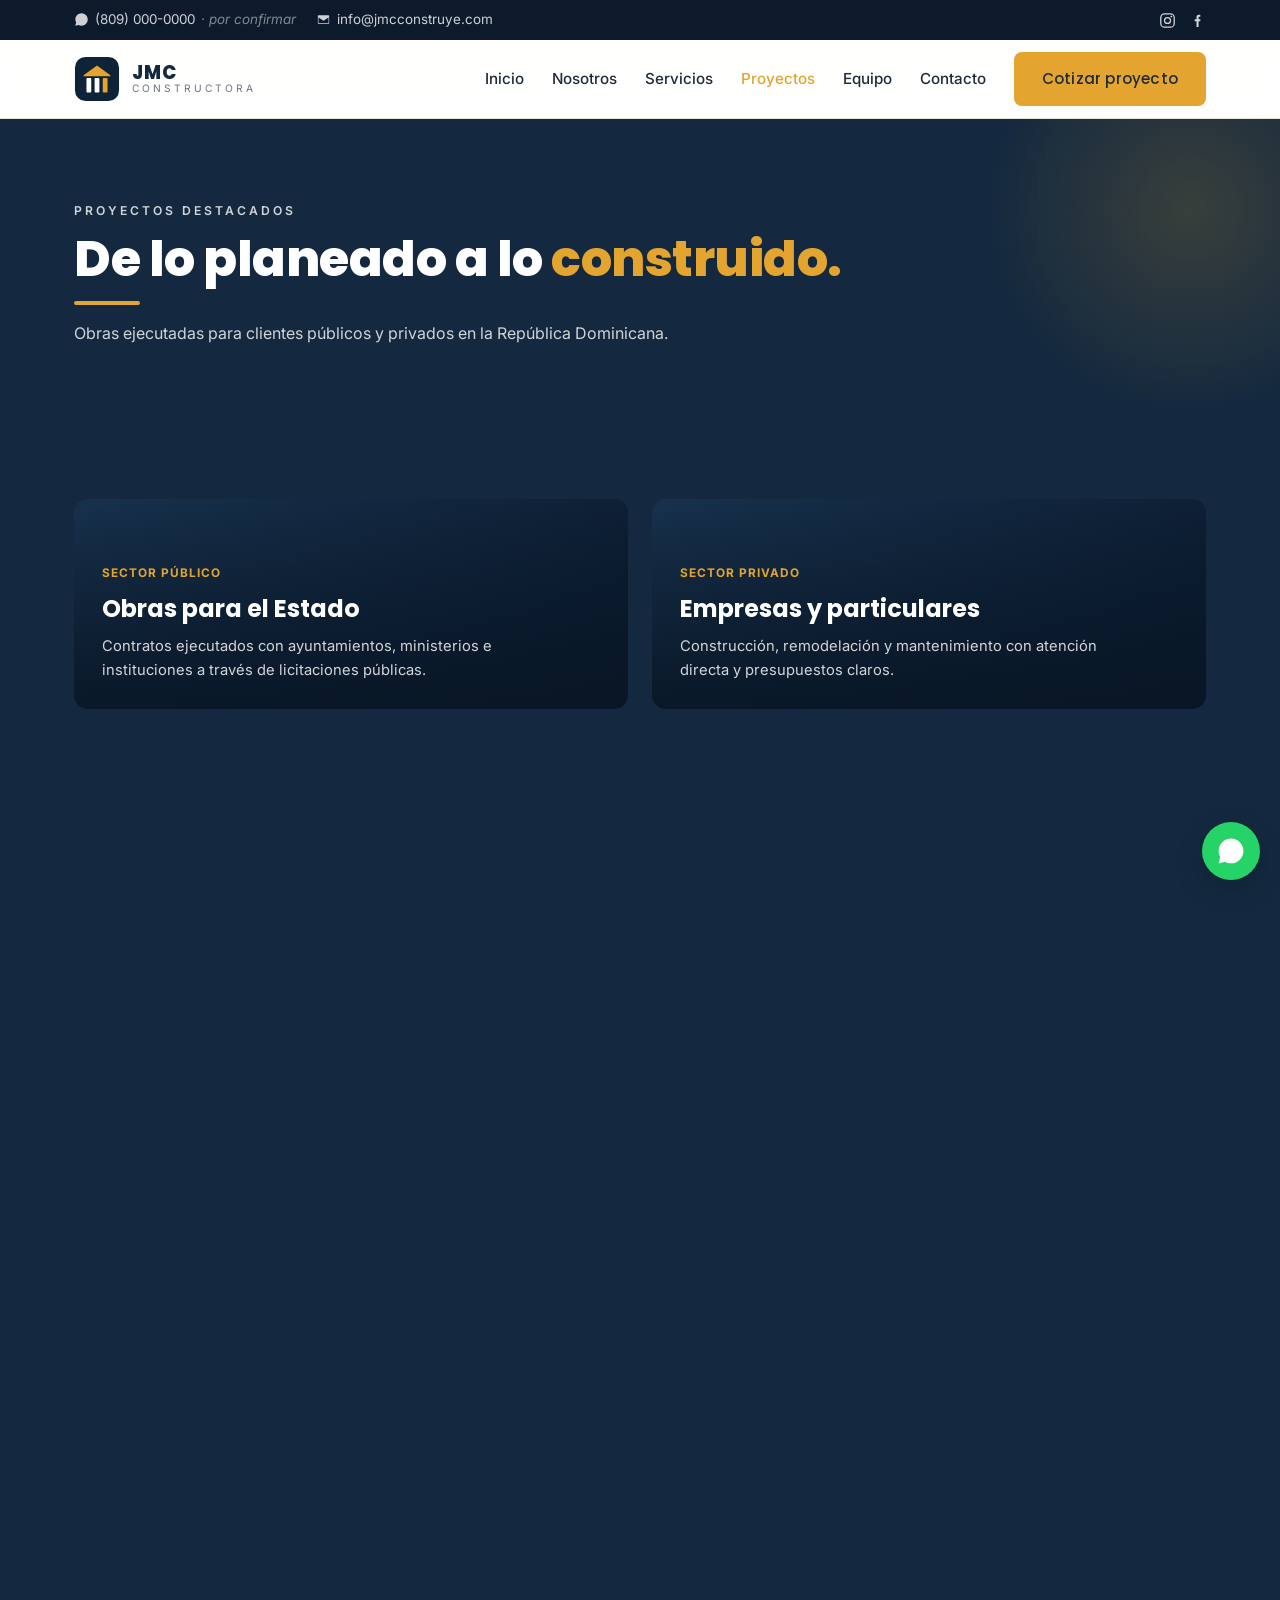
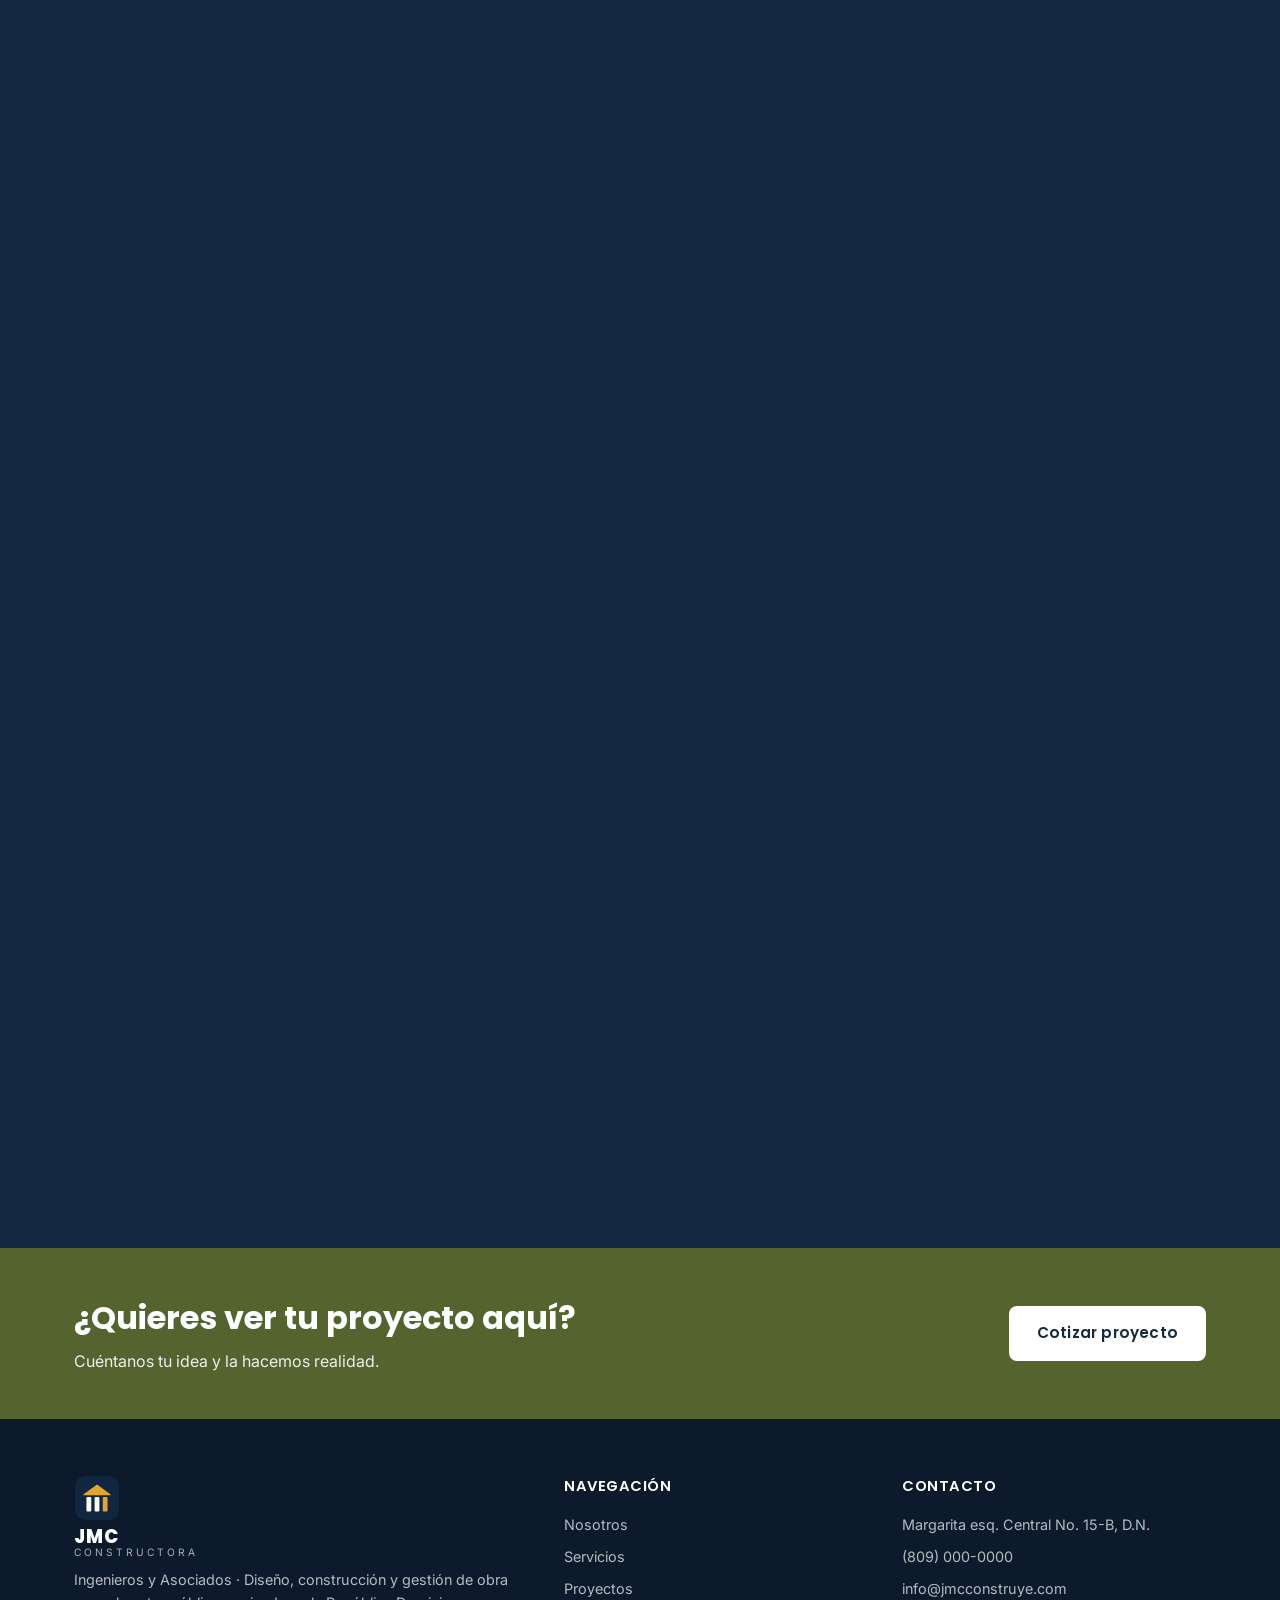
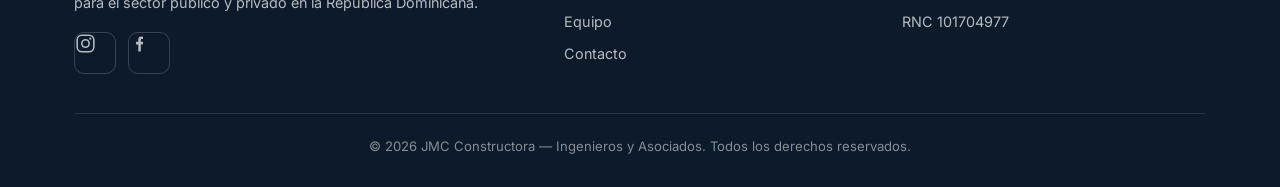
<file: proyectos.html>
<!DOCTYPE html>
<html lang="es">
<head>
  <meta charset="UTF-8" />
  <meta name="viewport" content="width=device-width, initial-scale=1.0" />
  <title>Proyectos | JMC Constructora</title>
  <meta name="description" content="Proyectos ejecutados por JMC Constructora para el sector público y privado en la República Dominicana." />
  <meta name="theme-color" content="#0a1a2e" />
  <link rel="preconnect" href="https://fonts.googleapis.com" />
  <link rel="preconnect" href="https://fonts.gstatic.com" crossorigin />
  <link href="https://fonts.googleapis.com/css2?family=Inter:wght@400;500;600;700&family=Poppins:wght@500;600;700;800&display=swap" rel="stylesheet" />
  <link rel="stylesheet" href="styles.css" />
</head>
<body>

  <!-- ===== Top bar ===== -->
  <div class="topbar">
    <div class="container topbar-inner">
      <div class="topbar-contact">
        <a href="https://wa.me/18090000000" target="_blank" rel="noopener" title="Escríbenos por WhatsApp (número por confirmar)">
          <svg viewBox="0 0 24 24" aria-hidden="true"><path d="M17.47 14.38c-.29-.15-1.7-.84-1.96-.94-.26-.1-.45-.15-.64.15-.19.29-.74.94-.9 1.13-.17.19-.33.22-.62.07-.29-.15-1.22-.45-2.33-1.44-.86-.77-1.44-1.72-1.61-2-.17-.29-.02-.45.13-.6.13-.13.29-.33.44-.5.15-.17.19-.29.29-.48.1-.19.05-.36-.02-.5-.07-.15-.64-1.55-.88-2.12-.23-.56-.47-.48-.64-.49l-.55-.01c-.19 0-.5.07-.76.36-.26.29-1 .98-.99 2.41 0 1.43 1.04 2.82 1.18 3.01.15.19 2.03 3.1 4.92 4.35.69.3 1.22.48 1.64.61.69.22 1.31.19 1.81.12.55-.08 1.7-.69 1.94-1.36.24-.67.24-1.24.17-1.36-.07-.12-.26-.19-.55-.34zM12.04 2C6.58 2 2.13 6.45 2.13 11.91c0 1.75.46 3.45 1.32 4.95L2 22l5.25-1.38c1.45.79 3.08 1.21 4.79 1.21h.01c5.46 0 9.91-4.45 9.91-9.91 0-2.65-1.03-5.14-2.9-7.01A9.82 9.82 0 0 0 12.04 2z"/></svg>
          (809) 000-0000 <em style="opacity:.6">· por confirmar</em>
        </a>
        <a href="https://mail.google.com/mail/?view=cm&fs=1&to=info@jmcconstruye.com" target="_blank" rel="noopener" title="Escríbenos un correo">
          <svg viewBox="0 0 24 24" aria-hidden="true"><path d="M4 5h16c.6 0 1 .4 1 1v12c0 .6-.4 1-1 1H4c-.6 0-1-.4-1-1V6c0-.6.4-1 1-1zm8 7L4.6 7h14.8L12 12zm0 2L4 8.6V18h16V8.6L12 14z"/></svg>
          info@jmcconstruye.com
        </a>
      </div>
      <div class="topbar-social" aria-label="Redes sociales">
        <a href="https://www.instagram.com/" target="_blank" rel="noopener" title="Instagram (perfil por confirmar)" aria-label="Instagram">
          <svg viewBox="0 0 24 24" aria-hidden="true"><rect x="2.5" y="2.5" width="19" height="19" rx="5.4" fill="none" stroke="currentColor" stroke-width="1.8"/><circle cx="12" cy="12" r="4.2" fill="none" stroke="currentColor" stroke-width="1.8"/><circle cx="17.5" cy="6.5" r="1.25"/></svg>
        </a>
        <a href="https://www.facebook.com/" target="_blank" rel="noopener" title="Facebook (perfil por confirmar)" aria-label="Facebook">
          <svg viewBox="0 0 24 24" aria-hidden="true"><path d="M13.5 21v-8h2.3l.4-2.9h-2.7V8.2c0-.8.3-1.4 1.5-1.4H16V4.2C15.6 4.1 14.8 4 13.9 4c-1.9 0-3.3 1.2-3.3 3.4v2.7H8v2.9h2.6V21h2.9z"/></svg>
        </a>
      </div>
    </div>
  </div>

  <!-- ===== Header / Nav ===== -->
  <header class="site-header">
    <div class="container header-inner">
      <a class="brand" href="index.html" aria-label="Inicio">
        <svg class="brand-logo" viewBox="0 0 48 48" role="img" aria-label="JMC Constructora">
          <rect x="1" y="1" width="46" height="46" rx="11" fill="#0e2338"/>
          <path d="M24 10 L38 20 V21 H10 V20 Z" fill="#e3a52f"/>
          <rect x="13" y="23" width="5" height="15" rx="1" fill="#ffffff"/>
          <rect x="21.5" y="23" width="5" height="15" rx="1" fill="#ffffff"/>
          <rect x="30" y="23" width="5" height="15" rx="1" fill="#e3a52f"/>
        </svg>
        <span class="brand-text"><strong>JMC</strong><small>Constructora</small></span>
      </a>
      <nav class="nav" id="nav">
        <a href="index.html">Inicio</a>
        <a href="nosotros.html">Nosotros</a>
        <a href="servicios.html">Servicios</a>
        <a href="proyectos.html" class="active">Proyectos</a>
        <a href="equipo.html">Equipo</a>
        <a href="contacto.html">Contacto</a>
        <a href="contacto.html" class="btn btn-primary">Cotizar proyecto</a>
      </nav>
      <button class="nav-toggle" id="navToggle" aria-label="Abrir menú" aria-expanded="false">
        <span></span><span></span><span></span>
      </button>
    </div>
  </header>

  <!-- ===== Page hero ===== -->
  <section class="page-hero">
    <div class="container">
      <p class="eyebrow">Proyectos destacados</p>
      <h1>De lo planeado a lo <span class="text-orange">construido.</span></h1>
      <p>Obras ejecutadas para clientes públicos y privados en la República Dominicana.</p>
    </div>
  </section>

  <!-- ===== Proyectos ===== -->
  <section class="section section-dark">
    <div class="container">
      <div class="project-cats">
        <div class="project-cat">
          <div class="project-cat-body">
            <span class="tag">Sector Público</span>
            <h3>Obras para el Estado</h3>
            <p>Contratos ejecutados con ayuntamientos, ministerios e instituciones a través de licitaciones públicas.</p>
          </div>
        </div>
        <div class="project-cat">
          <div class="project-cat-body">
            <span class="tag">Sector Privado</span>
            <h3>Empresas y particulares</h3>
            <p>Construcción, remodelación y mantenimiento con atención directa y presupuestos claros.</p>
          </div>
        </div>
      </div>

      <div class="marquee" style="--marquee-duration:46s">
        <div class="marquee-track">
          <article class="project"><div class="project-img">🏡</div><div class="project-body"><span class="tag">Privado</span><h4>Villa Don Oscar</h4><p>Supervisión y terminación de obra en Jarabacoa, La Vega.</p></div></article>
          <article class="project"><div class="project-img">🛣️</div><div class="project-body"><span class="tag">Público</span><h4>Construcción de badenes</h4><p>Diferentes calles del sector La Plata 1, Villa Altagracia.</p></div></article>
          <article class="project"><div class="project-img">🏛️</div><div class="project-body"><span class="tag">Público</span><h4>Comedor institucional ETED</h4><p>Obras civiles del comedor en el edificio principal.</p></div></article>
          <article class="project"><div class="project-img">🏢</div><div class="project-body"><span class="tag">Público</span><h4>Adecuación de áreas INESDYC</h4><p>Salón de embajadores, almacén y área de cocina.</p></div></article>
          <article class="project"><div class="project-img">🎨</div><div class="project-body"><span class="tag">Público</span><h4>Pintura y mantenimiento ISFODOSU</h4><p>Pintura exterior e impermeabilización de edificaciones.</p></div></article>
          <article class="project"><div class="project-img">💧</div><div class="project-body"><span class="tag">Público</span><h4>Encache de cañada</h4><p>Canalización de aguas pluviales, sector INVI-CEA.</p></div></article>
        </div>
      </div>
    </div>
  </section>

  <!-- ===== CTA ===== -->
  <section class="cta-band">
    <div class="container">
      <div><h2>¿Quieres ver tu proyecto aquí?</h2><p>Cuéntanos tu idea y la hacemos realidad.</p></div>
      <a href="contacto.html" class="btn btn-white">Cotizar proyecto</a>
    </div>
  </section>

  <!-- ===== Footer ===== -->
  <footer class="site-footer">
    <div class="container">
      <div class="footer-grid">
        <div class="footer-col on-dark">
          <a class="brand" href="index.html" aria-label="Inicio">
            <svg class="brand-logo" viewBox="0 0 48 48" role="img" aria-label="JMC">
              <rect x="1" y="1" width="46" height="46" rx="11" fill="#10273f"/>
              <path d="M24 10 L38 20 V21 H10 V20 Z" fill="#e3a52f"/>
              <rect x="13" y="23" width="5" height="15" rx="1" fill="#ffffff"/>
              <rect x="21.5" y="23" width="5" height="15" rx="1" fill="#ffffff"/>
              <rect x="30" y="23" width="5" height="15" rx="1" fill="#e3a52f"/>
            </svg>
            <span class="brand-text"><strong>JMC</strong><small>Constructora</small></span>
          </a>
          <p class="footer-brand-text">Ingenieros y Asociados · Diseño, construcción y gestión de obra para el sector público y privado en la República Dominicana.</p>
          <div class="footer-social" aria-label="Redes sociales">
            <a href="https://www.instagram.com/" target="_blank" rel="noopener" title="Instagram (perfil por confirmar)" aria-label="Instagram">
              <svg viewBox="0 0 24 24" aria-hidden="true"><rect x="2.5" y="2.5" width="19" height="19" rx="5.4" fill="none" stroke="currentColor" stroke-width="1.8"/><circle cx="12" cy="12" r="4.2" fill="none" stroke="currentColor" stroke-width="1.8"/><circle cx="17.5" cy="6.5" r="1.25"/></svg>
            </a>
            <a href="https://www.facebook.com/" target="_blank" rel="noopener" title="Facebook (perfil por confirmar)" aria-label="Facebook">
              <svg viewBox="0 0 24 24" aria-hidden="true"><path d="M13.5 21v-8h2.3l.4-2.9h-2.7V8.2c0-.8.3-1.4 1.5-1.4H16V4.2C15.6 4.1 14.8 4 13.9 4c-1.9 0-3.3 1.2-3.3 3.4v2.7H8v2.9h2.6V21h2.9z"/></svg>
            </a>
          </div>
        </div>
        <div class="footer-col">
          <h4>Navegación</h4>
          <a href="nosotros.html">Nosotros</a>
          <a href="servicios.html">Servicios</a>
          <a href="proyectos.html">Proyectos</a>
          <a href="equipo.html">Equipo</a>
          <a href="contacto.html">Contacto</a>
        </div>
        <div class="footer-col">
          <h4>Contacto</h4>
          <a href="https://www.google.com/maps/search/?api=1&query=Margarita%20esq.%20Central%2015-B%20Urbanizaci%C3%B3n%20Gala%20Santo%20Domingo" target="_blank" rel="noopener">Margarita esq. Central No. 15-B, D.N.</a>
          <a href="https://wa.me/18090000000" target="_blank" rel="noopener">(809) 000-0000</a>
          <a href="https://mail.google.com/mail/?view=cm&fs=1&to=info@jmcconstruye.com" target="_blank" rel="noopener">info@jmcconstruye.com</a>
          <p>RNC 101704977</p>
        </div>
      </div>
      <p class="footer-copy">© <span id="year"></span> JMC Constructora — Ingenieros y Asociados. Todos los derechos reservados.</p>
    </div>
  </footer>

  <a class="wa-float" href="https://wa.me/18090000000" target="_blank" rel="noopener" aria-label="Escríbenos por WhatsApp" title="Escríbenos por WhatsApp">
    <svg viewBox="0 0 24 24" aria-hidden="true"><path d="M17.47 14.38c-.29-.15-1.7-.84-1.96-.94-.26-.1-.45-.15-.64.15-.19.29-.74.94-.9 1.13-.17.19-.33.22-.62.07-.29-.15-1.22-.45-2.33-1.44-.86-.77-1.44-1.72-1.61-2-.17-.29-.02-.45.13-.6.13-.13.29-.33.44-.5.15-.17.19-.29.29-.48.1-.19.05-.36-.02-.5-.07-.15-.64-1.55-.88-2.12-.23-.56-.47-.48-.64-.49l-.55-.01c-.19 0-.5.07-.76.36-.26.29-1 .98-.99 2.41 0 1.43 1.04 2.82 1.18 3.01.15.19 2.03 3.1 4.92 4.35.69.3 1.22.48 1.64.61.69.22 1.31.19 1.81.12.55-.08 1.7-.69 1.94-1.36.24-.67.24-1.24.17-1.36-.07-.12-.26-.19-.55-.34zM12.04 2C6.58 2 2.13 6.45 2.13 11.91c0 1.75.46 3.45 1.32 4.95L2 22l5.25-1.38c1.45.79 3.08 1.21 4.79 1.21h.01c5.46 0 9.91-4.45 9.91-9.91 0-2.65-1.03-5.14-2.9-7.01A9.82 9.82 0 0 0 12.04 2z"/></svg>
  </a>

  <script src="main.js"></script>
</body>
</html>
</file>
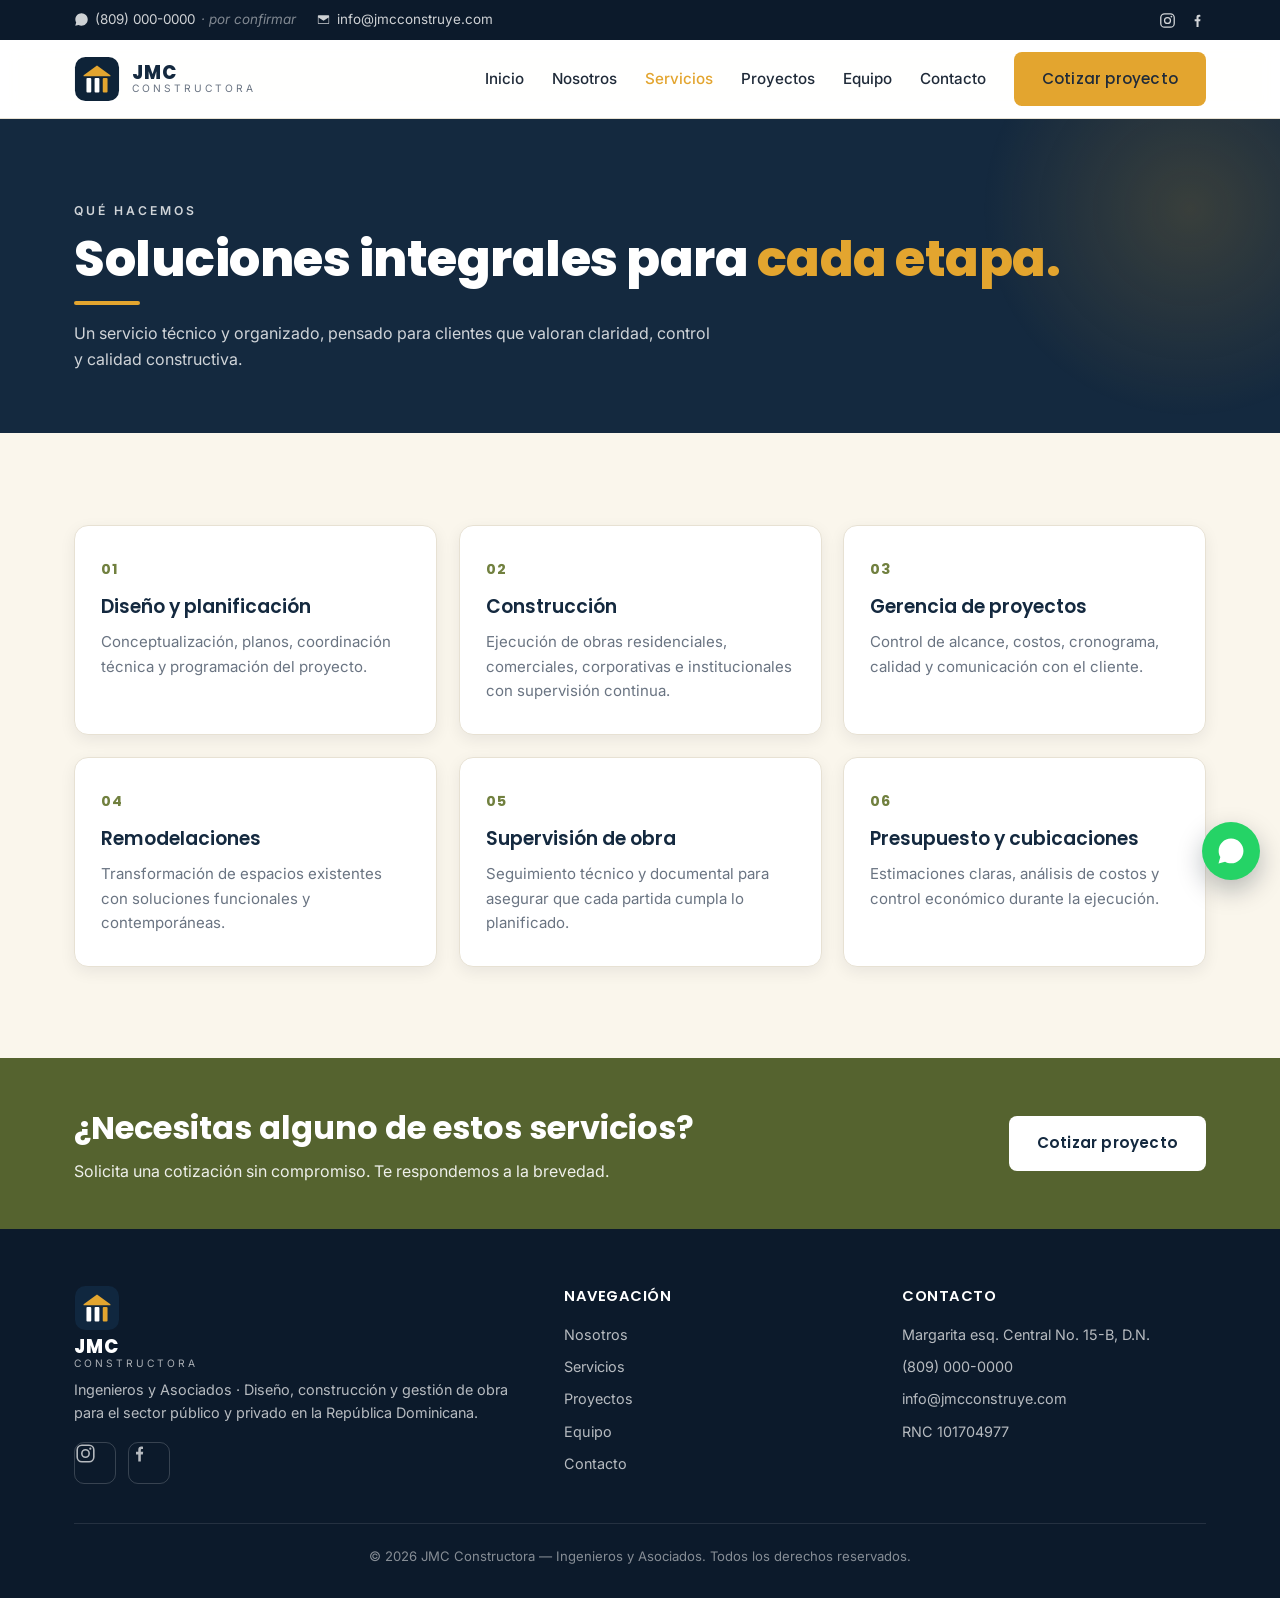
<file: servicios.html>
<!DOCTYPE html>
<html lang="es">
<head>
  <meta charset="UTF-8" />
  <meta name="viewport" content="width=device-width, initial-scale=1.0" />
  <title>Servicios | JMC Constructora</title>
  <meta name="description" content="Servicios de JMC Constructora: diseño y planificación, construcción, gerencia de proyectos, remodelaciones, supervisión de obra y presupuestos." />
  <meta name="theme-color" content="#0a1a2e" />
  <link rel="preconnect" href="https://fonts.googleapis.com" />
  <link rel="preconnect" href="https://fonts.gstatic.com" crossorigin />
  <link href="https://fonts.googleapis.com/css2?family=Inter:wght@400;500;600;700&family=Poppins:wght@500;600;700;800&display=swap" rel="stylesheet" />
  <link rel="stylesheet" href="styles.css" />
</head>
<body>

  <!-- ===== Top bar ===== -->
  <div class="topbar">
    <div class="container topbar-inner">
      <div class="topbar-contact">
        <a href="https://wa.me/18090000000" target="_blank" rel="noopener" title="Escríbenos por WhatsApp (número por confirmar)">
          <svg viewBox="0 0 24 24" aria-hidden="true"><path d="M17.47 14.38c-.29-.15-1.7-.84-1.96-.94-.26-.1-.45-.15-.64.15-.19.29-.74.94-.9 1.13-.17.19-.33.22-.62.07-.29-.15-1.22-.45-2.33-1.44-.86-.77-1.44-1.72-1.61-2-.17-.29-.02-.45.13-.6.13-.13.29-.33.44-.5.15-.17.19-.29.29-.48.1-.19.05-.36-.02-.5-.07-.15-.64-1.55-.88-2.12-.23-.56-.47-.48-.64-.49l-.55-.01c-.19 0-.5.07-.76.36-.26.29-1 .98-.99 2.41 0 1.43 1.04 2.82 1.18 3.01.15.19 2.03 3.1 4.92 4.35.69.3 1.22.48 1.64.61.69.22 1.31.19 1.81.12.55-.08 1.7-.69 1.94-1.36.24-.67.24-1.24.17-1.36-.07-.12-.26-.19-.55-.34zM12.04 2C6.58 2 2.13 6.45 2.13 11.91c0 1.75.46 3.45 1.32 4.95L2 22l5.25-1.38c1.45.79 3.08 1.21 4.79 1.21h.01c5.46 0 9.91-4.45 9.91-9.91 0-2.65-1.03-5.14-2.9-7.01A9.82 9.82 0 0 0 12.04 2z"/></svg>
          (809) 000-0000 <em style="opacity:.6">· por confirmar</em>
        </a>
        <a href="https://mail.google.com/mail/?view=cm&fs=1&to=info@jmcconstruye.com" target="_blank" rel="noopener" title="Escríbenos un correo">
          <svg viewBox="0 0 24 24" aria-hidden="true"><path d="M4 5h16c.6 0 1 .4 1 1v12c0 .6-.4 1-1 1H4c-.6 0-1-.4-1-1V6c0-.6.4-1 1-1zm8 7L4.6 7h14.8L12 12zm0 2L4 8.6V18h16V8.6L12 14z"/></svg>
          info@jmcconstruye.com
        </a>
      </div>
      <div class="topbar-social" aria-label="Redes sociales">
        <a href="https://www.instagram.com/" target="_blank" rel="noopener" title="Instagram (perfil por confirmar)" aria-label="Instagram">
          <svg viewBox="0 0 24 24" aria-hidden="true"><rect x="2.5" y="2.5" width="19" height="19" rx="5.4" fill="none" stroke="currentColor" stroke-width="1.8"/><circle cx="12" cy="12" r="4.2" fill="none" stroke="currentColor" stroke-width="1.8"/><circle cx="17.5" cy="6.5" r="1.25"/></svg>
        </a>
        <a href="https://www.facebook.com/" target="_blank" rel="noopener" title="Facebook (perfil por confirmar)" aria-label="Facebook">
          <svg viewBox="0 0 24 24" aria-hidden="true"><path d="M13.5 21v-8h2.3l.4-2.9h-2.7V8.2c0-.8.3-1.4 1.5-1.4H16V4.2C15.6 4.1 14.8 4 13.9 4c-1.9 0-3.3 1.2-3.3 3.4v2.7H8v2.9h2.6V21h2.9z"/></svg>
        </a>
      </div>
    </div>
  </div>

  <!-- ===== Header / Nav ===== -->
  <header class="site-header">
    <div class="container header-inner">
      <a class="brand" href="index.html" aria-label="Inicio">
        <svg class="brand-logo" viewBox="0 0 48 48" role="img" aria-label="JMC Constructora">
          <rect x="1" y="1" width="46" height="46" rx="11" fill="#0e2338"/>
          <path d="M24 10 L38 20 V21 H10 V20 Z" fill="#e3a52f"/>
          <rect x="13" y="23" width="5" height="15" rx="1" fill="#ffffff"/>
          <rect x="21.5" y="23" width="5" height="15" rx="1" fill="#ffffff"/>
          <rect x="30" y="23" width="5" height="15" rx="1" fill="#e3a52f"/>
        </svg>
        <span class="brand-text"><strong>JMC</strong><small>Constructora</small></span>
      </a>
      <nav class="nav" id="nav">
        <a href="index.html">Inicio</a>
        <a href="nosotros.html">Nosotros</a>
        <a href="servicios.html" class="active">Servicios</a>
        <a href="proyectos.html">Proyectos</a>
        <a href="equipo.html">Equipo</a>
        <a href="contacto.html">Contacto</a>
        <a href="contacto.html" class="btn btn-primary">Cotizar proyecto</a>
      </nav>
      <button class="nav-toggle" id="navToggle" aria-label="Abrir menú" aria-expanded="false">
        <span></span><span></span><span></span>
      </button>
    </div>
  </header>

  <!-- ===== Page hero ===== -->
  <section class="page-hero">
    <div class="container">
      <p class="eyebrow">Qué hacemos</p>
      <h1>Soluciones integrales para <span class="text-orange">cada etapa.</span></h1>
      <p>Un servicio técnico y organizado, pensado para clientes que valoran claridad, control y calidad constructiva.</p>
    </div>
  </section>

  <!-- ===== Servicios ===== -->
  <section class="section">
    <div class="container">
      <div class="services-grid">
        <article class="service-card"><span class="service-num">01</span><h3>Diseño y planificación</h3><p>Conceptualización, planos, coordinación técnica y programación del proyecto.</p></article>
        <article class="service-card"><span class="service-num">02</span><h3>Construcción</h3><p>Ejecución de obras residenciales, comerciales, corporativas e institucionales con supervisión continua.</p></article>
        <article class="service-card"><span class="service-num">03</span><h3>Gerencia de proyectos</h3><p>Control de alcance, costos, cronograma, calidad y comunicación con el cliente.</p></article>
        <article class="service-card"><span class="service-num">04</span><h3>Remodelaciones</h3><p>Transformación de espacios existentes con soluciones funcionales y contemporáneas.</p></article>
        <article class="service-card"><span class="service-num">05</span><h3>Supervisión de obra</h3><p>Seguimiento técnico y documental para asegurar que cada partida cumpla lo planificado.</p></article>
        <article class="service-card"><span class="service-num">06</span><h3>Presupuesto y cubicaciones</h3><p>Estimaciones claras, análisis de costos y control económico durante la ejecución.</p></article>
      </div>
    </div>
  </section>

  <!-- ===== CTA ===== -->
  <section class="cta-band">
    <div class="container">
      <div><h2>¿Necesitas alguno de estos servicios?</h2><p>Solicita una cotización sin compromiso. Te respondemos a la brevedad.</p></div>
      <a href="contacto.html" class="btn btn-white">Cotizar proyecto</a>
    </div>
  </section>

  <!-- ===== Footer ===== -->
  <footer class="site-footer">
    <div class="container">
      <div class="footer-grid">
        <div class="footer-col on-dark">
          <a class="brand" href="index.html" aria-label="Inicio">
            <svg class="brand-logo" viewBox="0 0 48 48" role="img" aria-label="JMC">
              <rect x="1" y="1" width="46" height="46" rx="11" fill="#10273f"/>
              <path d="M24 10 L38 20 V21 H10 V20 Z" fill="#e3a52f"/>
              <rect x="13" y="23" width="5" height="15" rx="1" fill="#ffffff"/>
              <rect x="21.5" y="23" width="5" height="15" rx="1" fill="#ffffff"/>
              <rect x="30" y="23" width="5" height="15" rx="1" fill="#e3a52f"/>
            </svg>
            <span class="brand-text"><strong>JMC</strong><small>Constructora</small></span>
          </a>
          <p class="footer-brand-text">Ingenieros y Asociados · Diseño, construcción y gestión de obra para el sector público y privado en la República Dominicana.</p>
          <div class="footer-social" aria-label="Redes sociales">
            <a href="https://www.instagram.com/" target="_blank" rel="noopener" title="Instagram (perfil por confirmar)" aria-label="Instagram">
              <svg viewBox="0 0 24 24" aria-hidden="true"><rect x="2.5" y="2.5" width="19" height="19" rx="5.4" fill="none" stroke="currentColor" stroke-width="1.8"/><circle cx="12" cy="12" r="4.2" fill="none" stroke="currentColor" stroke-width="1.8"/><circle cx="17.5" cy="6.5" r="1.25"/></svg>
            </a>
            <a href="https://www.facebook.com/" target="_blank" rel="noopener" title="Facebook (perfil por confirmar)" aria-label="Facebook">
              <svg viewBox="0 0 24 24" aria-hidden="true"><path d="M13.5 21v-8h2.3l.4-2.9h-2.7V8.2c0-.8.3-1.4 1.5-1.4H16V4.2C15.6 4.1 14.8 4 13.9 4c-1.9 0-3.3 1.2-3.3 3.4v2.7H8v2.9h2.6V21h2.9z"/></svg>
            </a>
          </div>
        </div>
        <div class="footer-col">
          <h4>Navegación</h4>
          <a href="nosotros.html">Nosotros</a>
          <a href="servicios.html">Servicios</a>
          <a href="proyectos.html">Proyectos</a>
          <a href="equipo.html">Equipo</a>
          <a href="contacto.html">Contacto</a>
        </div>
        <div class="footer-col">
          <h4>Contacto</h4>
          <a href="https://www.google.com/maps/search/?api=1&query=Margarita%20esq.%20Central%2015-B%20Urbanizaci%C3%B3n%20Gala%20Santo%20Domingo" target="_blank" rel="noopener">Margarita esq. Central No. 15-B, D.N.</a>
          <a href="https://wa.me/18090000000" target="_blank" rel="noopener">(809) 000-0000</a>
          <a href="https://mail.google.com/mail/?view=cm&fs=1&to=info@jmcconstruye.com" target="_blank" rel="noopener">info@jmcconstruye.com</a>
          <p>RNC 101704977</p>
        </div>
      </div>
      <p class="footer-copy">© <span id="year"></span> JMC Constructora — Ingenieros y Asociados. Todos los derechos reservados.</p>
    </div>
  </footer>

  <a class="wa-float" href="https://wa.me/18090000000" target="_blank" rel="noopener" aria-label="Escríbenos por WhatsApp" title="Escríbenos por WhatsApp">
    <svg viewBox="0 0 24 24" aria-hidden="true"><path d="M17.47 14.38c-.29-.15-1.7-.84-1.96-.94-.26-.1-.45-.15-.64.15-.19.29-.74.94-.9 1.13-.17.19-.33.22-.62.07-.29-.15-1.22-.45-2.33-1.44-.86-.77-1.44-1.72-1.61-2-.17-.29-.02-.45.13-.6.13-.13.29-.33.44-.5.15-.17.19-.29.29-.48.1-.19.05-.36-.02-.5-.07-.15-.64-1.55-.88-2.12-.23-.56-.47-.48-.64-.49l-.55-.01c-.19 0-.5.07-.76.36-.26.29-1 .98-.99 2.41 0 1.43 1.04 2.82 1.18 3.01.15.19 2.03 3.1 4.92 4.35.69.3 1.22.48 1.64.61.69.22 1.31.19 1.81.12.55-.08 1.7-.69 1.94-1.36.24-.67.24-1.24.17-1.36-.07-.12-.26-.19-.55-.34zM12.04 2C6.58 2 2.13 6.45 2.13 11.91c0 1.75.46 3.45 1.32 4.95L2 22l5.25-1.38c1.45.79 3.08 1.21 4.79 1.21h.01c5.46 0 9.91-4.45 9.91-9.91 0-2.65-1.03-5.14-2.9-7.01A9.82 9.82 0 0 0 12.04 2z"/></svg>
  </a>

  <script src="main.js"></script>
</body>
</html>
</file>
<file: styles.css>
/* ============================================================
   JMC Constructora — hoja de estilos compartida
   Paleta: azul navy + crema + ámbar + verde oliva
   ============================================================ */
:root {
  --navy: #14293f;
  --navy-800: #10233a;
  --navy-900: #0c1a2b;
  --navy-card: #143050;
  --olive: #71803f;
  --olive-deep: #55632f;
  --olive-600: #5f6d34;
  --amber: #e3a52f;
  --amber-600: #c98f22;
  --amber-050: rgba(227,165,47,0.12);
  --ink: #202b39;
  --muted: #6a7482;
  --line: #e7e1d3;
  --bg: #faf6ec;
  --bg-alt: #f2ebda;
  --white: #ffffff;
  --radius: 14px;
  --radius-sm: 10px;
  --shadow: 0 12px 34px rgba(8,21,36,0.10);
  --shadow-sm: 0 5px 16px rgba(8,21,36,0.07);
  --container: 1180px;
  --font-head: "Poppins", "Inter", sans-serif;
  --font-body: "Inter", system-ui, sans-serif;
}

* { box-sizing: border-box; }
html { scroll-behavior: smooth; }
body {
  margin: 0;
  font-family: var(--font-body);
  color: var(--ink);
  background: var(--bg);
  line-height: 1.62;
  -webkit-font-smoothing: antialiased;
}
img { max-width: 100%; display: block; }
a { color: inherit; text-decoration: none; }
.container { width: 100%; max-width: var(--container); margin: 0 auto; padding: 0 24px; }
.text-orange { color: var(--amber); }

/* ===== Buttons ===== */
.btn {
  display: inline-flex; align-items: center; gap: 8px;
  padding: 13px 26px; border-radius: 8px;
  font-family: var(--font-head);
  font-weight: 600; font-size: 0.95rem; letter-spacing: 0.2px;
  transition: transform 0.15s ease, box-shadow 0.15s ease, background 0.15s ease, color 0.15s ease;
  cursor: pointer; border: 2px solid transparent;
}
.btn-primary { background: var(--amber); color: var(--white); }
.btn-primary:hover { background: var(--amber-600); transform: translateY(-2px); box-shadow: 0 10px 22px rgba(227,165,47,0.35); }
.btn-outline { border-color: rgba(255,255,255,0.55); color: var(--white); }
.btn-outline:hover { background: rgba(255,255,255,0.1); transform: translateY(-2px); }
.btn-outline-dark { border-color: var(--navy); color: var(--navy); }
.btn-outline-dark:hover { background: var(--navy); color: var(--white); transform: translateY(-2px); }

/* ===== Brand / Logo ===== */
.brand { display: flex; align-items: center; gap: 12px; }
.brand-logo { width: 46px; height: 46px; flex: none; }
.brand-text { display: flex; flex-direction: column; line-height: 1.1; }
.brand-text strong { font-family: var(--font-head); font-weight: 800; font-size: 1.15rem; letter-spacing: 1px; color: var(--navy); }
.brand-text small { font-size: 0.64rem; letter-spacing: 3px; color: var(--muted); text-transform: uppercase; }
.on-dark .brand-text strong { color: var(--white); }
.on-dark .brand-text small { color: rgba(255,255,255,0.65); }

/* ===== Top bar ===== */
.topbar { background: var(--navy-900); color: rgba(255,255,255,0.8); font-size: 0.84rem; }
.topbar-inner { display: flex; align-items: center; justify-content: space-between; min-height: 40px; gap: 16px; flex-wrap: wrap; }
.topbar-contact { display: flex; gap: 20px; flex-wrap: wrap; }
.topbar-contact a { display: inline-flex; align-items: center; gap: 6px; }
.topbar-contact a svg { width: 15px; height: 15px; fill: currentColor; flex: none; }
.topbar-contact a:hover { color: var(--amber); }
.topbar-social { display: flex; gap: 13px; align-items: center; }
.topbar-social a { display: grid; place-items: center; color: rgba(255,255,255,0.82); transition: color 0.15s ease, transform 0.15s ease; }
.topbar-social a svg { width: 17px; height: 17px; fill: currentColor; }
.topbar-social a:hover { color: var(--amber); transform: translateY(-1px); }
/* Iconos de redes en el footer */
.footer-social { display: flex; gap: 12px; margin-top: 18px; }
.footer-social a { width: 42px; height: 42px; display: grid; place-items: center; border: 1px solid rgba(255,255,255,0.18); border-radius: 10px; color: rgba(255,255,255,0.8); transition: all 0.15s ease; }
.footer-social a svg { width: 21px; height: 21px; fill: currentColor; }
.footer-social a:hover { background: var(--amber); color: var(--navy-900); border-color: var(--amber); transform: translateY(-2px); }

/* ===== Header / Nav ===== */
.site-header { position: sticky; top: 0; z-index: 60; background: rgba(255,255,255,0.96); backdrop-filter: saturate(140%) blur(10px); border-bottom: 1px solid var(--line); }
.header-inner { display: flex; align-items: center; justify-content: space-between; height: 78px; }
.nav { display: flex; align-items: center; gap: 28px; }
.nav > a { font-weight: 500; color: var(--ink); font-size: 0.95rem; }
.nav > a:hover { color: var(--amber); }
.nav > a.active { color: var(--amber); }
.nav-toggle { display: none; flex-direction: column; gap: 5px; background: none; border: 0; cursor: pointer; padding: 8px; }
.nav-toggle span { width: 26px; height: 3px; background: var(--navy); border-radius: 2px; transition: 0.25s; }

/* ===== Page hero (encabezado de página interna) ===== */
.page-hero { background: var(--navy); color: var(--white); padding: 66px 0 60px; position: relative; overflow: hidden; }
.page-hero::after { content: ""; position: absolute; right: -120px; top: -120px; width: 420px; height: 420px; background: radial-gradient(circle, rgba(227,165,47,0.18), transparent 70%); pointer-events: none; }
.page-hero .eyebrow { margin-bottom: 12px; }
.page-hero h1 { font-family: var(--font-head); font-weight: 800; font-size: clamp(2rem, 4.4vw, 3.1rem); line-height: 1.06; margin: 0; letter-spacing: -0.5px; position: relative; }
.page-hero h1::after { content: ""; display: block; width: 66px; height: 4px; border-radius: 3px; background: var(--amber); margin-top: 16px; }
.page-hero p { margin: 16px 0 0; color: rgba(255,255,255,0.8); max-width: 640px; }

/* ===== Hero (portada) ===== */
.hero { background: var(--navy); color: var(--white); position: relative; overflow: hidden; }
.hero-inner { display: grid; grid-template-columns: 1.05fr 0.95fr; gap: 48px; align-items: center; padding: 84px 24px 78px; }
.eyebrow { text-transform: uppercase; letter-spacing: 3px; font-size: 0.76rem; font-weight: 600; color: var(--amber); margin: 0 0 18px; }
.hero h1 { font-family: var(--font-head); font-weight: 800; font-size: clamp(2.3rem, 4.6vw, 3.6rem); line-height: 1.08; margin: 0 0 20px; letter-spacing: -0.5px; }
.hero-lead { font-size: clamp(1.02rem, 1.7vw, 1.18rem); color: rgba(255,255,255,0.82); max-width: 540px; margin: 0 0 30px; }
.hero-actions { display: flex; flex-wrap: wrap; gap: 14px; }
.hero-visual {
  position: relative; border-radius: 16px; overflow: hidden;
  min-height: 380px;
  background:
    linear-gradient(160deg, rgba(227,165,47,0.14), rgba(8,21,36,0.55)),
    linear-gradient(135deg, #17324e, #0a1a2e);
  border: 1px solid rgba(255,255,255,0.1);
  display: grid; place-items: center; text-align: center; color: rgba(255,255,255,0.7);
}
.hero-visual .ph { font-size: 3rem; margin-bottom: 10px; }
.hero-visual small { display:block; font-size: 0.72rem; letter-spacing: 1px; text-transform: uppercase; color: rgba(255,255,255,0.45); }

/* ===== Values band ===== */
.values { background: var(--olive-deep); color: var(--white); border-top: 1px solid rgba(255,255,255,0.1); }
.values-grid { display: grid; grid-template-columns: repeat(4, 1fr); gap: 28px; padding: 40px 24px; }
.value { display: flex; gap: 14px; align-items: flex-start; }
.value .ico { flex: none; width: 44px; height: 44px; display: grid; place-items: center; border: 1.5px solid var(--amber); border-radius: 10px; color: var(--amber); }
.value h4 { font-family: var(--font-head); font-weight: 600; margin: 0 0 3px; font-size: 1rem; }
.value p { margin: 0; font-size: 0.85rem; color: rgba(255,255,255,0.72); }

/* ===== Sections base ===== */
.section { padding: 92px 0; }
.section-alt { background: var(--bg-alt); }
.section-dark { background: var(--navy); color: var(--white); }
.section-head { max-width: 680px; margin: 0 auto 56px; }
.section-head.center { text-align: center; margin-left: auto; margin-right: auto; }
.section-eyebrow { text-transform: uppercase; letter-spacing: 2px; font-size: 0.75rem; font-weight: 700; color: var(--amber); margin: 0 0 12px; }
.section h2 { font-family: var(--font-head); font-weight: 700; font-size: clamp(1.8rem, 3.3vw, 2.5rem); line-height: 1.14; margin: 0 0 14px; color: var(--navy); letter-spacing: -0.5px; }
.section-dark h2, .section-dark h3 { color: var(--white); }
.section-sub { color: var(--muted); margin: 0; font-size: 1.05rem; }
.section-dark .section-sub { color: rgba(255,255,255,0.75); }
.section-head h2::after { content: ""; display: block; width: 66px; height: 4px; border-radius: 3px; background: var(--amber); margin-top: 18px; }
.section-head.center h2::after { margin-left: auto; margin-right: auto; }

/* ===== Nosotros ===== */
.about-grid { display: grid; grid-template-columns: 1fr 1fr; gap: 52px; align-items: center; }
.about-grid h2::after { content: ""; display: block; width: 66px; height: 4px; border-radius: 3px; background: var(--amber); margin-top: 18px; }
.about-visual { border-radius: 16px; min-height: 360px; background: linear-gradient(135deg, #17324e, #0a1a2e); display: grid; place-items: center; color: rgba(255,255,255,0.6); text-align: center; }
.about-visual .ph { font-size: 2.6rem; margin-bottom: 8px; }
.about-visual small { font-size: 0.72rem; letter-spacing: 1px; text-transform: uppercase; }
.purpose-card { background: var(--navy-card); color: var(--white); border-radius: 16px; padding: 30px; margin-top: 22px; position: relative; }
.purpose-card .section-eyebrow { color: var(--amber); }
.purpose-card h3 { font-family: var(--font-head); font-weight: 700; font-size: 1.5rem; margin: 0 0 10px; line-height: 1.2; }
.purpose-card p { margin: 0; color: rgba(255,255,255,0.8); font-size: 0.95rem; }
.about-stats { display: flex; gap: 34px; margin-top: 26px; flex-wrap: wrap; }
.about-stats .stat b { font-family: var(--font-head); font-weight: 800; font-size: 2rem; color: var(--amber); display: block; line-height: 1; }
.about-stats .stat span { font-size: 0.78rem; text-transform: uppercase; letter-spacing: 0.5px; color: var(--muted); }

/* ===== Servicios (6 numeradas) ===== */
.services-grid { display: grid; grid-template-columns: repeat(3, 1fr); gap: 22px; }
.service-card { background: var(--white); border: 1px solid var(--line); border-radius: var(--radius); padding: 30px 26px; box-shadow: var(--shadow-sm); transition: transform 0.18s ease, box-shadow 0.18s ease; }
.service-card:hover { transform: translateY(-5px); box-shadow: var(--shadow); }
.service-num { font-family: var(--font-head); font-weight: 700; color: var(--olive); font-size: 0.9rem; letter-spacing: 1px; }
.service-card h3 { margin: 10px 0 8px; color: var(--navy); font-size: 1.18rem; font-family: var(--font-head); font-weight: 600; }
.service-card p { margin: 0; color: var(--muted); font-size: 0.94rem; }

/* ===== Proyectos ===== */
.project-cats { display: grid; grid-template-columns: 1fr 1fr; gap: 24px; margin-bottom: 34px; }
.project-cat { position: relative; border-radius: var(--radius); overflow: hidden; min-height: 210px; display: flex; align-items: flex-end; color: var(--white); background: linear-gradient(180deg, rgba(8,21,36,0.15), rgba(8,21,36,0.88)), linear-gradient(135deg, #1a3654, #0a1a2e); }
.project-cat-body { padding: 26px 28px; }
.project-cat .tag { font-size: 0.74rem; text-transform: uppercase; letter-spacing: 1px; color: var(--amber); font-weight: 700; }
.project-cat h3 { font-family: var(--font-head); font-weight: 700; font-size: 1.5rem; margin: 6px 0 6px; }
.project-cat p { margin: 0; color: rgba(255,255,255,0.82); font-size: 0.92rem; max-width: 92%; }
.projects { display: grid; grid-template-columns: repeat(3, 1fr); gap: 22px; }
.project { background: rgba(255,255,255,0.04); border: 1px solid rgba(255,255,255,0.1); border-radius: var(--radius); overflow: hidden; }
.project-img { aspect-ratio: 16/10; background: linear-gradient(135deg, #17324e, #0a1a2e); display: grid; place-items: center; font-size: 1.8rem; color: rgba(255,255,255,0.55); position: relative; }
.project-img::after { content: "Foto"; position: absolute; bottom: 7px; right: 9px; font-size: 0.58rem; letter-spacing: 1px; text-transform: uppercase; color: rgba(255,255,255,0.4); }
.project-body { padding: 18px 20px 22px; }
.project-body .tag { font-size: 0.72rem; text-transform: uppercase; letter-spacing: 0.5px; color: var(--amber); font-weight: 700; }
.project-body h4 { font-family: var(--font-head); font-weight: 600; margin: 4px 0 6px; color: var(--white); font-size: 1.06rem; }
.project-body p { margin: 0; color: rgba(255,255,255,0.7); font-size: 0.88rem; }

/* ===== Equipo ===== */
.team-grid { display: grid; grid-template-columns: repeat(4, 1fr); gap: 22px; }
.team-card { background: var(--white); border: 1px solid var(--line); border-radius: var(--radius); overflow: hidden; box-shadow: var(--shadow-sm); text-align: center; }
.team-photo { aspect-ratio: 1/1; background: linear-gradient(135deg, #e9edf2, #d8dfe8); display: grid; place-items: center; font-size: 2.4rem; color: #9aa7b5; }
.team-body { padding: 18px; }
.team-body h4 { margin: 0 0 3px; font-family: var(--font-head); font-weight: 600; color: var(--navy); font-size: 1.02rem; }
.team-body span { color: var(--amber); font-size: 0.82rem; font-weight: 600; text-transform: uppercase; letter-spacing: 0.5px; }

/* ===== Clientes ===== */
.clients { display: grid; grid-template-columns: repeat(4, 1fr); gap: 16px; }
.client-logo { border: 1px solid var(--line); border-radius: var(--radius-sm); background: var(--white); min-height: 88px; display: grid; place-items: center; text-align: center; padding: 14px; color: var(--navy); font-weight: 600; font-size: 0.88rem; transition: transform 0.15s ease, box-shadow 0.15s ease; }
.client-logo:hover { transform: translateY(-3px); box-shadow: var(--shadow-sm); }

/* ===== CTA band ===== */
.cta-band { background: var(--olive-deep); color: var(--white); }
.cta-band .container { display: flex; align-items: center; justify-content: space-between; gap: 24px; padding: 44px 24px; flex-wrap: wrap; }
.cta-band h2 { color: var(--white); margin: 0; font-family: var(--font-head); font-weight: 700; font-size: clamp(1.5rem,2.6vw,2rem); }
.cta-band p { margin: 5px 0 0; color: rgba(255,255,255,0.9); }
.cta-band .btn-white { background: var(--white); color: var(--navy); }
.cta-band .btn-white:hover { transform: translateY(-2px); box-shadow: 0 10px 22px rgba(0,0,0,0.18); }

/* ===== Contacto ===== */
.contact-grid { display: grid; grid-template-columns: 1.05fr 1fr; gap: 48px; align-items: start; }
.contact-block { margin-bottom: 26px; }
.contact-block h3 { margin: 0 0 10px; color: var(--navy); font-size: 1rem; text-transform: uppercase; letter-spacing: 0.5px; font-family: var(--font-head); font-weight: 600; }
.contact-list { list-style: none; margin: 0; padding: 0; display: grid; gap: 12px; }
.contact-list li { display: flex; flex-direction: column; }
.contact-label { font-size: 0.72rem; text-transform: uppercase; letter-spacing: 1px; color: var(--muted); font-weight: 700; margin-bottom: 2px; }
.contact-list a { color: var(--navy); font-weight: 600; }
.contact-list em { color: var(--amber); font-style: italic; font-size: 0.8rem; }
.hours { list-style: none; margin: 0; padding: 0; display: grid; gap: 6px; }
.hours li { display: flex; justify-content: space-between; border-bottom: 1px dashed var(--line); padding: 5px 0; font-size: 0.9rem; }
.hours span:last-child { color: var(--muted); }
.contact-form { background: var(--white); border: 1px solid var(--line); border-radius: var(--radius); padding: 30px; box-shadow: var(--shadow); display: grid; gap: 16px; }
.contact-form label { display: grid; gap: 6px; font-weight: 600; font-size: 0.87rem; color: var(--ink); }
.contact-form input, .contact-form textarea { font-family: inherit; font-size: 0.96rem; padding: 12px 14px; border: 1px solid var(--line); border-radius: var(--radius-sm); background: var(--bg-alt); transition: border 0.15s, background 0.15s; }
.contact-form input:focus, .contact-form textarea:focus { outline: none; border-color: var(--amber); background: var(--white); }
.contact-form .btn { width: 100%; justify-content: center; border: 0; }
.form-note { margin: 0; font-size: 0.8rem; color: var(--muted); text-align: center; }

/* ===== Footer ===== */
.site-footer { background: var(--navy-900); color: rgba(255,255,255,0.72); padding: 56px 0 30px; }
.footer-grid { display: grid; grid-template-columns: 1.5fr 1fr 1fr; gap: 34px; margin-bottom: 30px; }
.footer-brand-text { color: rgba(255,255,255,0.6); font-size: 0.9rem; margin: 14px 0 0; }
.footer-col h4 { color: var(--white); font-size: 0.92rem; margin: 0 0 14px; text-transform: uppercase; letter-spacing: 0.5px; font-family: var(--font-head); font-weight: 600; }
.footer-col a, .footer-col p { display: block; color: rgba(255,255,255,0.7); font-size: 0.9rem; margin: 0 0 9px; }
.footer-col a:hover { color: var(--amber); }
.footer-copy { margin: 0; font-size: 0.82rem; color: rgba(255,255,255,0.5); border-top: 1px solid rgba(255,255,255,0.1); padding-top: 22px; text-align: center; }

/* ===== Botón flotante de WhatsApp ===== */
.wa-float { position: fixed; right: 20px; bottom: 20px; z-index: 90; width: 58px; height: 58px; border-radius: 50%; background: #25D366; display: grid; place-items: center; box-shadow: 0 10px 26px rgba(8,21,36,0.28); transition: transform 0.15s ease, box-shadow 0.15s ease; }
.wa-float:hover { transform: translateY(-3px) scale(1.05); box-shadow: 0 14px 30px rgba(8,21,36,0.34); }
.wa-float svg { width: 30px; height: 30px; fill: #fff; }

/* ===== Animaciones: aparición suave al hacer scroll ===== */
[data-reveal] { opacity: 0; transform: translateY(26px); transition: opacity 0.7s cubic-bezier(.22,.61,.36,1), transform 0.7s cubic-bezier(.22,.61,.36,1); will-change: opacity, transform; }
[data-reveal].is-visible { opacity: 1; transform: none; }
@media (prefers-reduced-motion: reduce) {
  [data-reveal] { opacity: 1 !important; transform: none !important; transition: none; }
}

/* ===== Slider deslizante con flechas (clientes, proyectos y equipo) ===== */
.slider { position: relative; }
.slider-viewport { overflow: hidden; -webkit-mask-image: linear-gradient(90deg, transparent, #000 4%, #000 96%, transparent); mask-image: linear-gradient(90deg, transparent, #000 4%, #000 96%, transparent); }
.slider-track { display: flex; gap: 22px; width: max-content; }
.slider .client-logo { width: 190px; flex: none; }
.slider .project { width: 330px; flex: none; }
.slider .team-card { width: 260px; flex: none; }
.slider-btn { position: absolute; top: 50%; transform: translateY(-50%); width: 46px; height: 46px; border-radius: 50%; border: 1px solid var(--line); background: var(--white); color: var(--navy); display: grid; place-items: center; cursor: pointer; box-shadow: var(--shadow-sm); z-index: 4; transition: background 0.15s ease, color 0.15s ease, border-color 0.15s ease, transform 0.15s ease; }
.slider-btn:hover { background: var(--amber); color: #fff; border-color: var(--amber); transform: translateY(-50%) scale(1.06); }
.slider-btn svg { width: 20px; height: 20px; }
.slider-btn.prev { left: -8px; }
.slider-btn.next { right: -8px; }
.section-dark .slider-btn { background: rgba(255,255,255,0.08); color: #fff; border-color: rgba(255,255,255,0.25); }
.section-dark .slider-btn:hover { background: var(--amber); color: #fff; border-color: var(--amber); }

/* ===== Acceso al topbar ===== */
.topbar-login { display: inline-flex; align-items: center; gap: 6px; color: rgba(255,255,255,0.82); padding-right: 12px; margin-right: 2px; border-right: 1px solid rgba(255,255,255,0.18); font-weight: 500; }
.topbar-login svg { width: 15px; height: 15px; fill: currentColor; }
.topbar-login:hover { color: var(--amber); }

/* ===== Página de acceso (login) ===== */
.auth { min-height: calc(100vh - 120px); display: grid; place-items: center; padding: 60px 24px; background: linear-gradient(135deg, var(--navy), var(--navy-900)); position: relative; overflow: hidden; }
.auth::after { content: ""; position: absolute; right: -140px; top: -140px; width: 460px; height: 460px; background: radial-gradient(circle, rgba(227,165,47,0.18), transparent 70%); pointer-events: none; }
.auth-card { width: 100%; max-width: 420px; background: var(--white); border-radius: 16px; box-shadow: var(--shadow); padding: 38px 34px; position: relative; z-index: 1; }
.auth-card .brand { justify-content: center; }
.auth-head { text-align: center; margin: 16px 0 24px; }
.auth-head h1 { font-family: var(--font-head); font-weight: 700; color: var(--navy); font-size: 1.55rem; margin: 0 0 6px; }
.auth-head p { margin: 0; color: var(--muted); font-size: 0.92rem; }
.auth-form { display: grid; gap: 16px; }
.auth-form label { display: grid; gap: 6px; font-weight: 600; font-size: 0.85rem; color: var(--ink); }
.auth-form input { font-family: inherit; font-size: 0.96rem; padding: 12px 14px; border: 1px solid var(--line); border-radius: var(--radius-sm); background: var(--bg-alt); transition: border 0.15s, background 0.15s; }
.auth-form input:focus { outline: none; border-color: var(--amber); background: var(--white); }
.auth-form .btn { width: 100%; justify-content: center; border: 0; margin-top: 4px; }
.auth-row { display: flex; align-items: center; justify-content: space-between; font-size: 0.85rem; color: var(--muted); }
.auth-row a { color: var(--amber-600); font-weight: 600; }
.auth-note { margin: 16px 0 0; text-align: center; font-size: 0.8rem; color: var(--muted); background: var(--bg-alt); border: 1px solid var(--line); border-radius: var(--radius-sm); padding: 10px 12px; }
.auth-back { display: block; text-align: center; margin-top: 20px; color: rgba(255,255,255,0.85); font-size: 0.88rem; position: relative; z-index: 1; }
.auth-back:hover { color: var(--amber); }

/* ===== Responsive ===== */
@media (max-width: 980px) {
  .services-grid { grid-template-columns: 1fr 1fr; }
  .values-grid { grid-template-columns: 1fr 1fr; }
  .team-grid, .clients { grid-template-columns: repeat(3, 1fr); }
  .footer-grid { grid-template-columns: 1fr 1fr; }
}
@media (max-width: 860px) {
  .nav { position: fixed; inset: 118px 0 auto 0; flex-direction: column; align-items: stretch; gap: 0; background: var(--white); border-bottom: 1px solid var(--line); padding: 12px 24px 20px; transform: translateY(-160%); transition: transform 0.28s ease; box-shadow: var(--shadow); }
  .nav.open { transform: translateY(0); }
  .nav > a { padding: 14px 4px; border-bottom: 1px solid var(--line); }
  .nav .btn { margin-top: 12px; justify-content: center; }
  .nav-toggle { display: flex; }
  .hero-inner, .about-grid, .contact-grid, .project-cats, .projects { grid-template-columns: 1fr; }
  .hero-visual { min-height: 280px; }
}
@media (max-width: 620px) {
  .section { padding: 64px 0; }
  .hero-inner { padding: 64px 24px 58px; }
  .services-grid, .projects, .clients, .team-grid, .values-grid, .footer-grid { grid-template-columns: 1fr 1fr; }
  .topbar-contact { gap: 12px; font-size: 0.77rem; }
}
@media (max-width: 460px) {
  .services-grid, .clients, .team-grid, .values-grid, .footer-grid { grid-template-columns: 1fr; }
  .hero-actions .btn { flex: 1; justify-content: center; }
}
</file>
